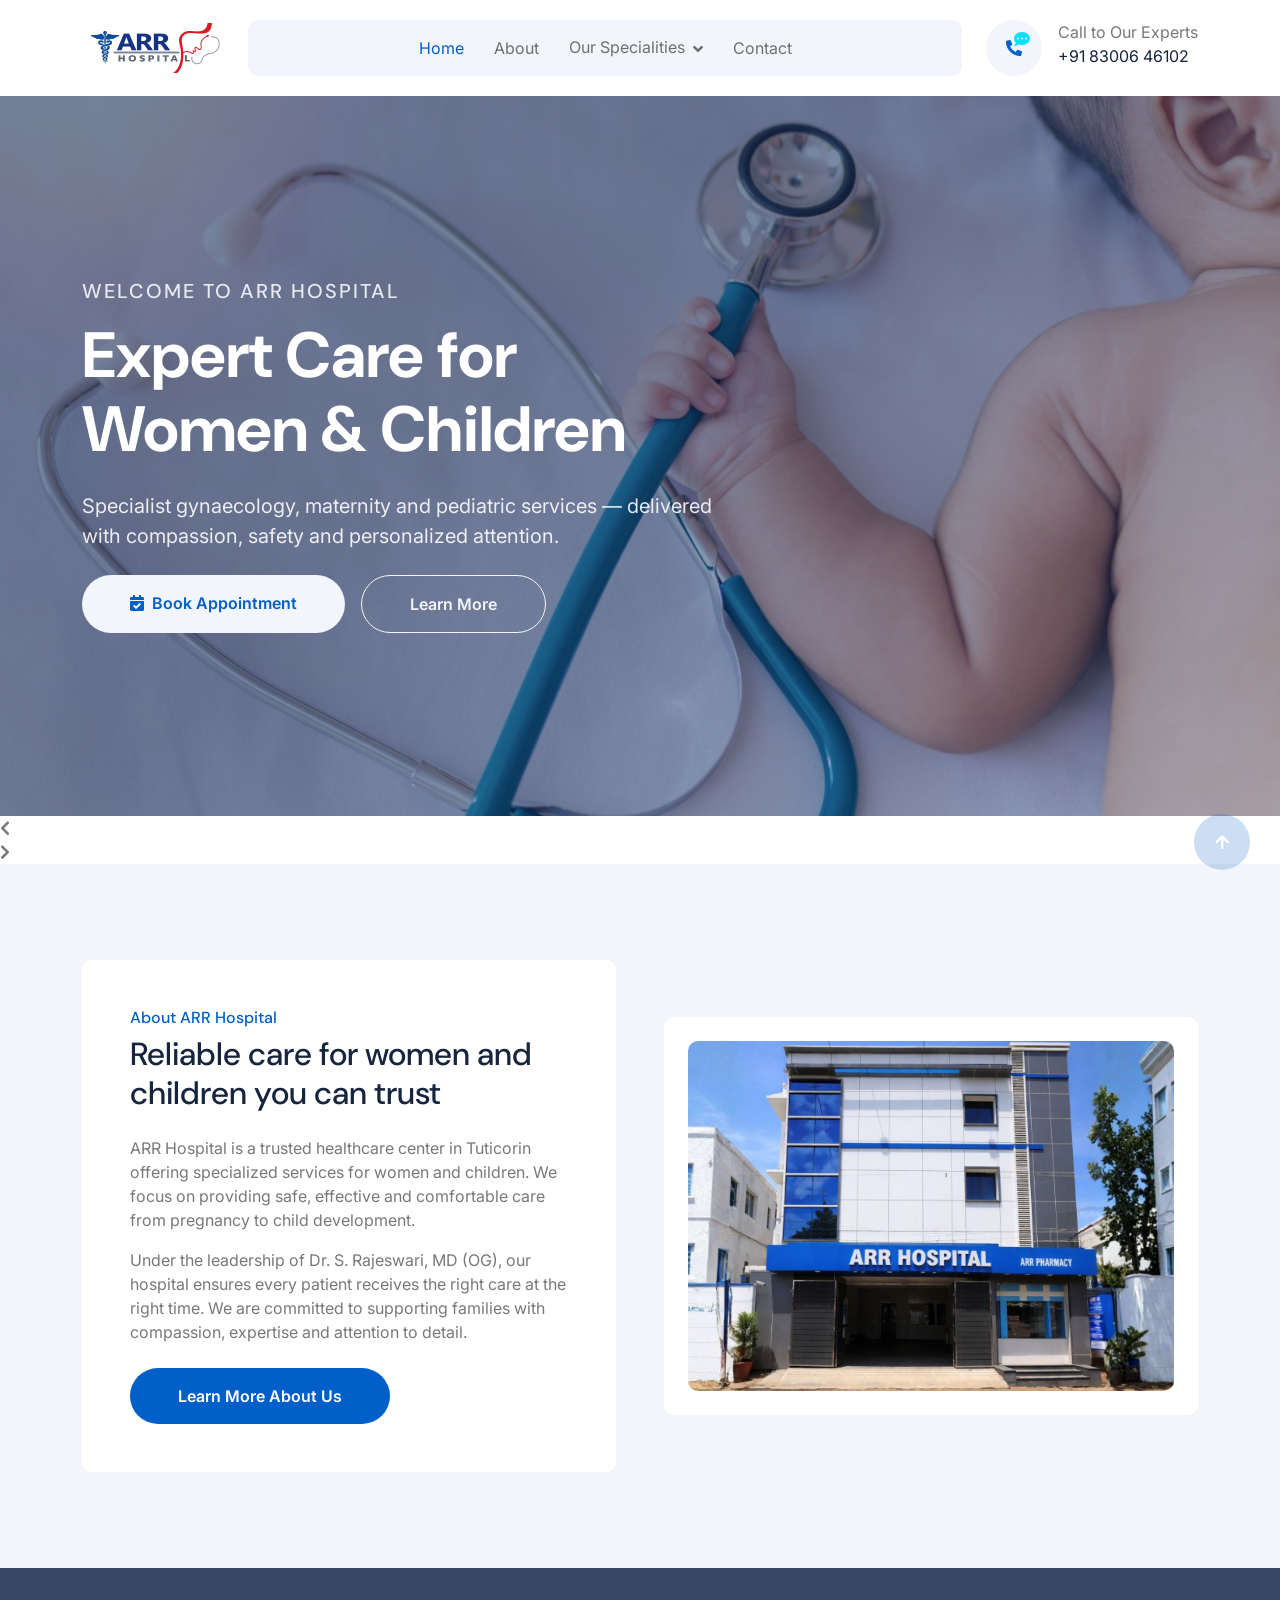
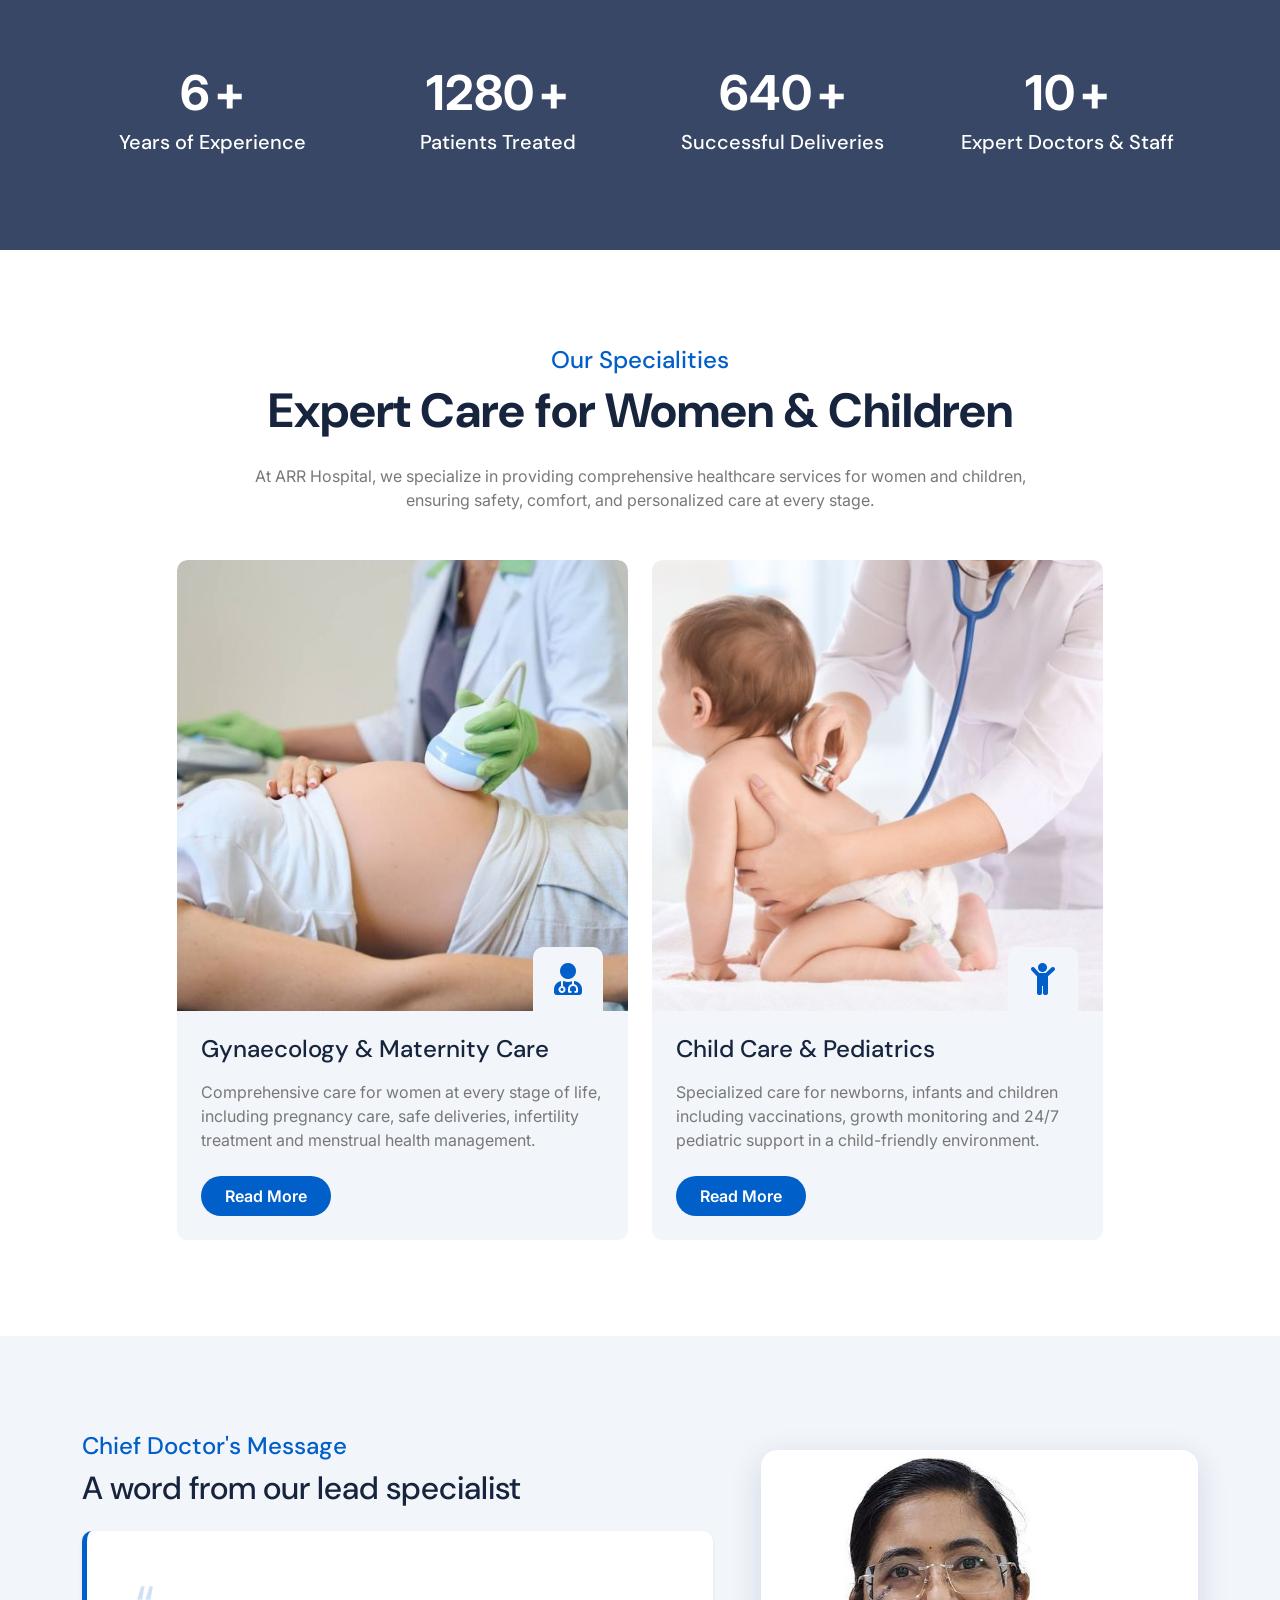
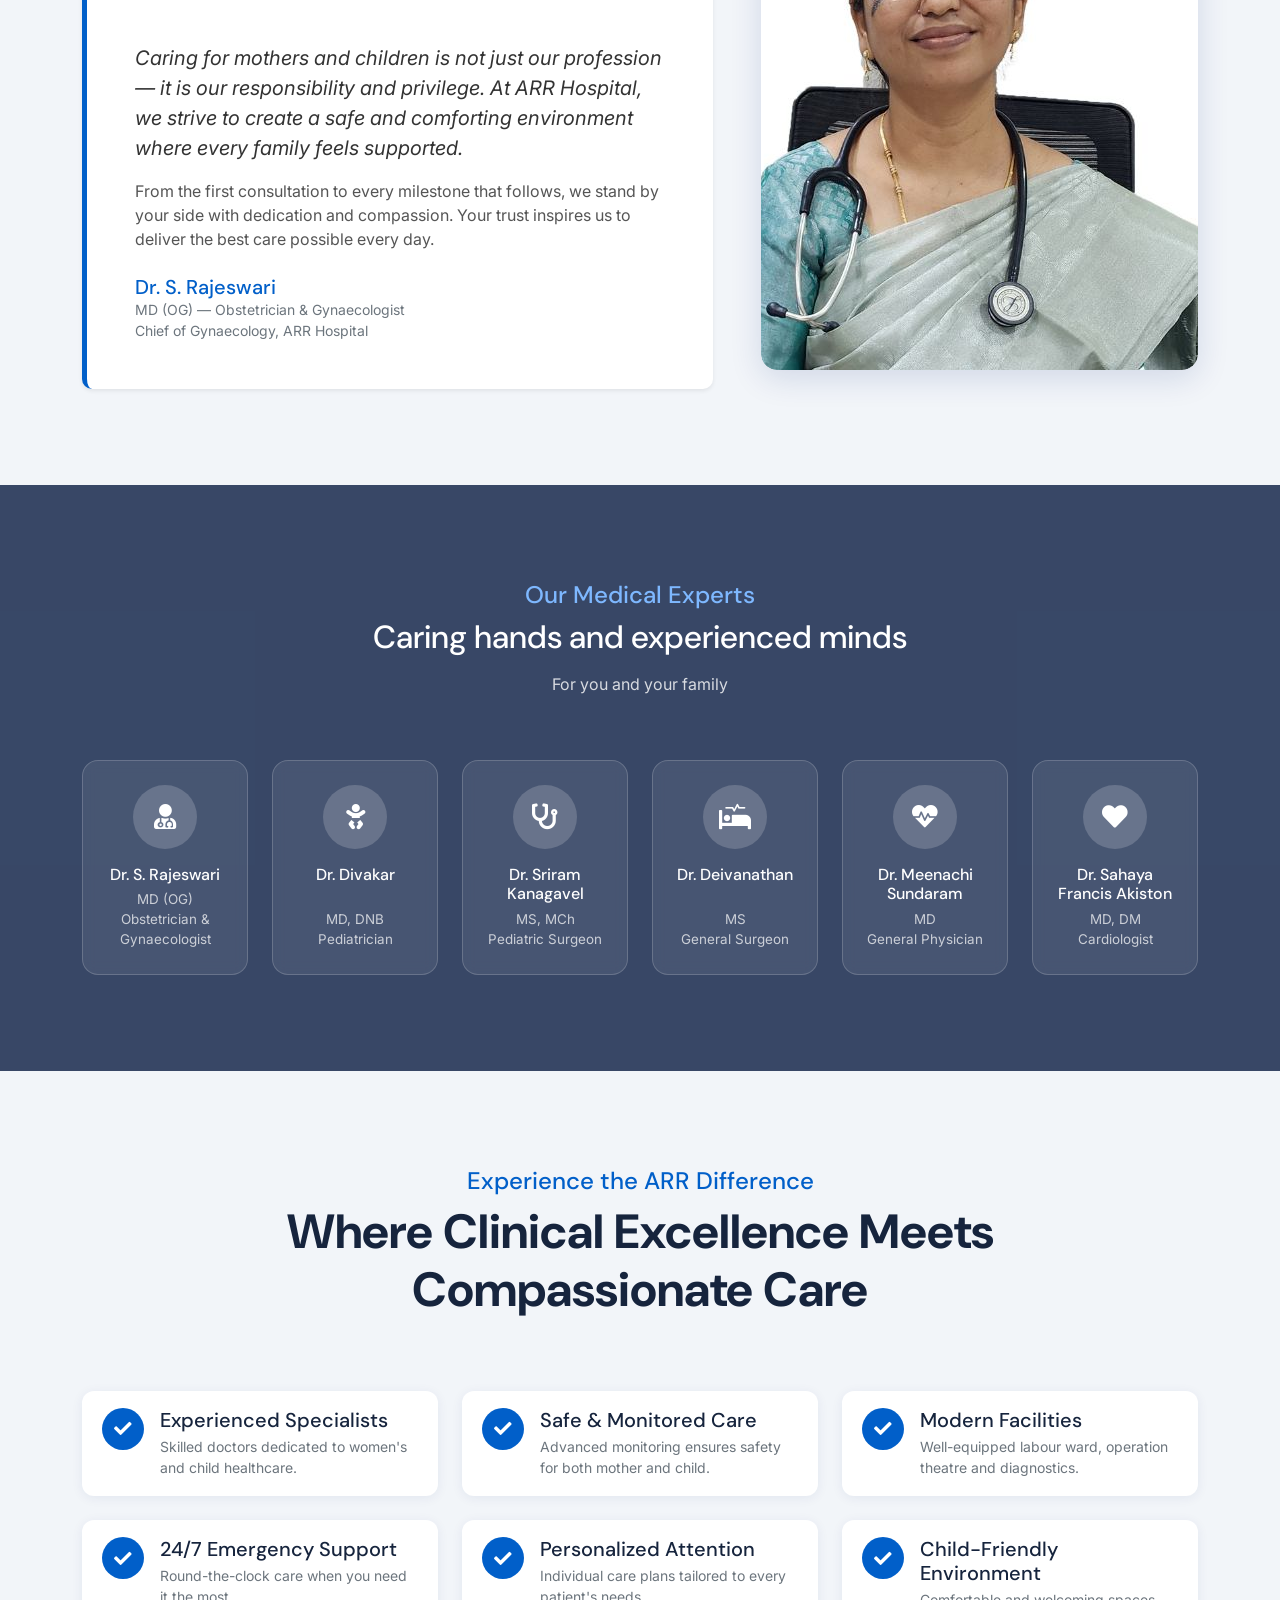
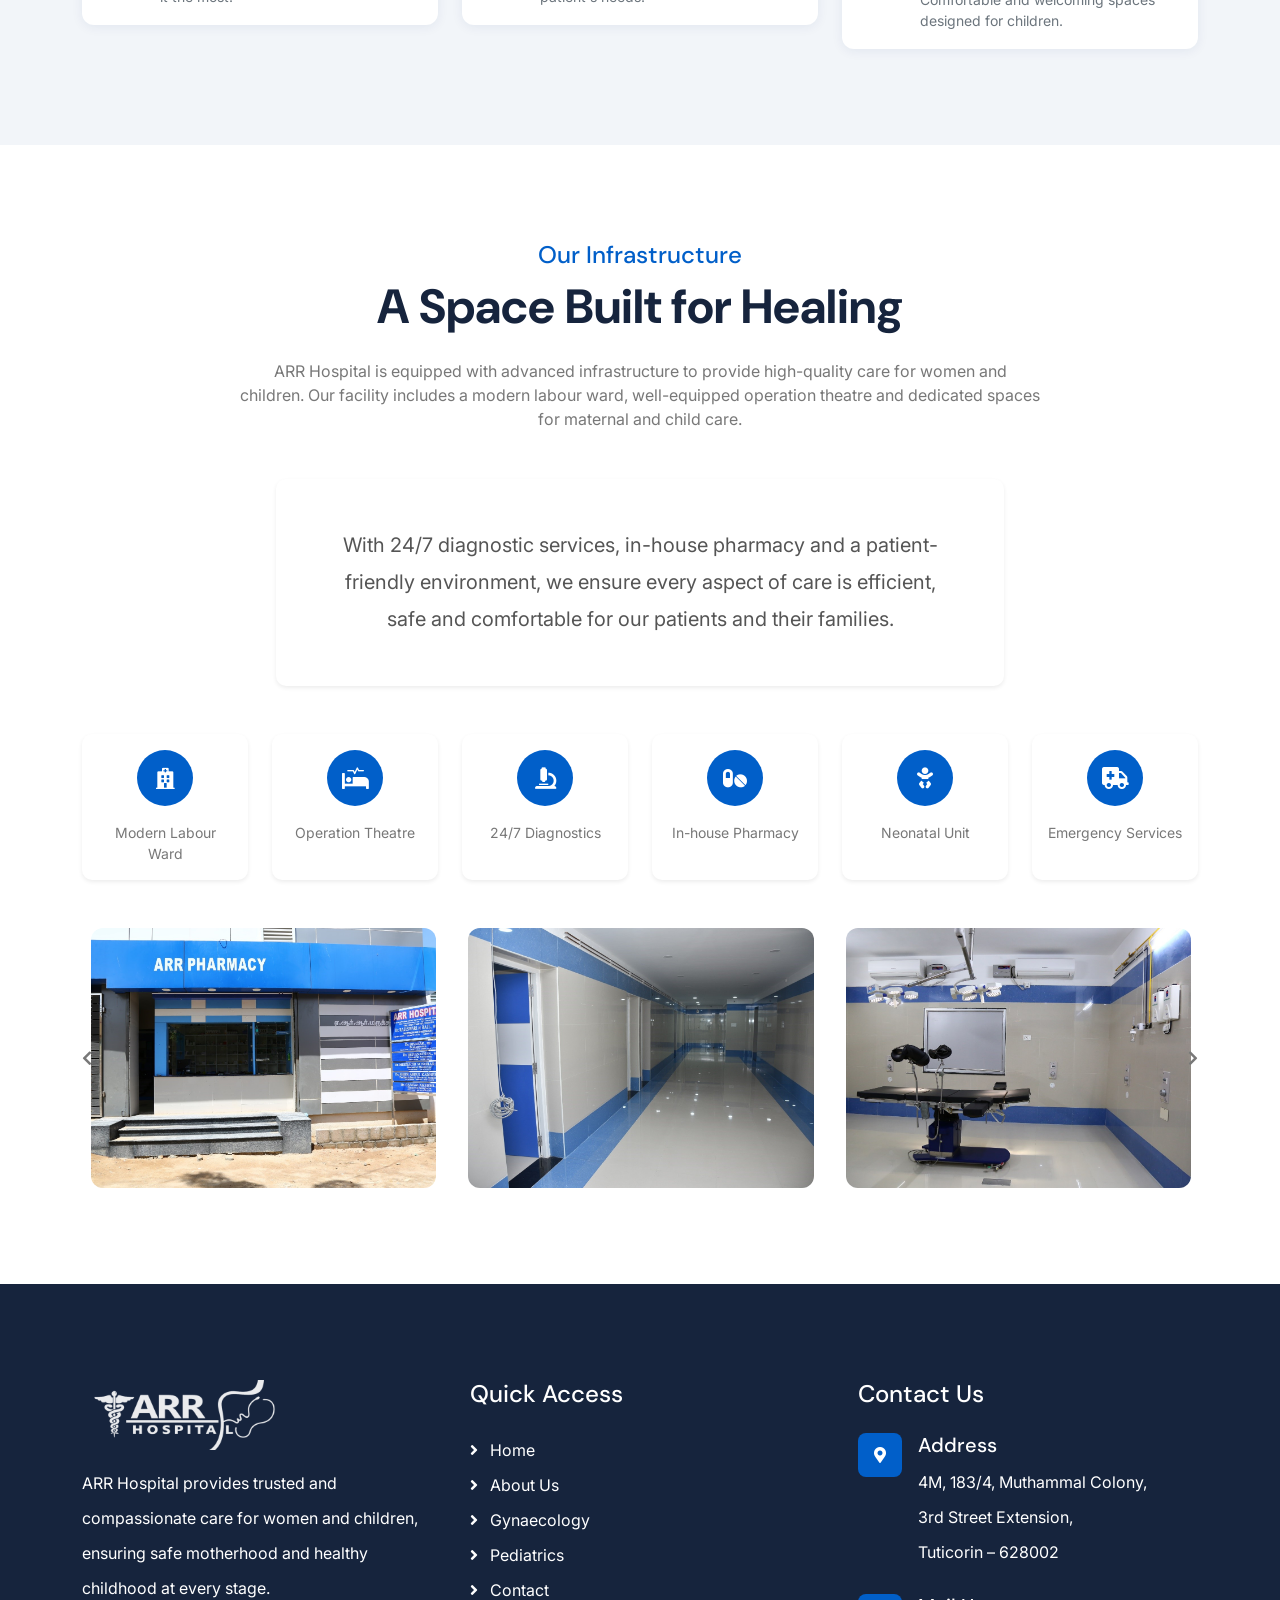
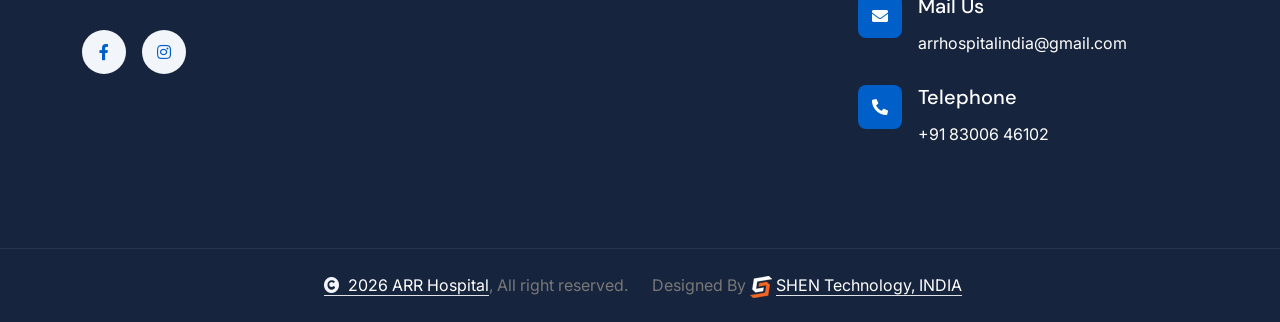
<file: index.html>
<!DOCTYPE html>
<html lang="en">

<head>
    <meta charset="utf-8">
    <title>ARR Hospital – Gynaecology & Pediatric Care, Tuticorin</title>
    <meta content="width=device-width, initial-scale=1.0" name="viewport">
    <meta name="keywords"
        content="ARR Hospital, Gynaecologist in Tuticorin, Child Care Hospital, Maternity Hospital, Pediatrics">
    <meta name="description"
        content="ARR Hospital provides expert care for women and children including pregnancy, delivery and pediatric services in Tuticorin.">

    <!-- Favicon -->
    <link rel="icon" type="image/png" href="img/Arr hospital favicon.png">
    <link rel="apple-touch-icon" href="img/Arr hospital favicon.png">

    <!-- Open Graph Meta Tags -->
    <meta property="og:title" content="ARR Hospital – Gynaecology & Pediatric Care, Tuticorin">
    <meta property="og:description"
        content="ARR Hospital provides expert care for women and children including pregnancy, delivery and pediatric services in Tuticorin. Trusted by families for safe motherhood and healthy childhood.">
    <meta property="og:image" content="img/ARR Hospital - Tuticorin.png">
    <meta property="og:type" content="website">
    <meta property="og:url" content="https://arrhospital.in/">
    <meta property="og:site_name" content="ARR Hospital">

    <!-- Google Web Fonts -->
    <link rel="preconnect" href="https://fonts.googleapis.com">
    <link rel="preconnect" href="https://fonts.gstatic.com" crossorigin>
    <link
        href="https://fonts.googleapis.com/css2?family=DM+Sans:ital,opsz,wght@0,9..40,100..1000;1,9..40,100..1000&family=Inter:slnt,wght@-10..0,100..900&display=swap"
        rel="stylesheet">

    <!-- Icon Font Stylesheet -->
    <link rel="stylesheet" href="https://use.fontawesome.com/releases/v5.15.4/css/all.css" />
    <link href="https://cdn.jsdelivr.net/npm/bootstrap-icons@1.4.1/font/bootstrap-icons.css" rel="stylesheet">

    <!-- Libraries Stylesheet -->
    <link rel="stylesheet" href="lib/animate/animate.min.css" />
    <link href="lib/lightbox/css/lightbox.min.css" rel="stylesheet">
    <link href="lib/owlcarousel/assets/owl.carousel.min.css" rel="stylesheet">

    <!-- Customized Bootstrap Stylesheet -->
    <link href="css/bootstrap.min.css" rel="stylesheet">

    <!-- Template Stylesheet -->
    <link href="css/style.css" rel="stylesheet">

    <style>
        /* ── Hero Image Slider ── */
        .hero-slider {
            position: relative;
            width: 100%;
            overflow: hidden;
        }

        .hero-slide {
            position: relative;
            width: 100%;
            min-height: 720px;
            background-size: cover;
            background-position: center;
            display: flex;
            align-items: center;
        }

        .hero-slide::before {
            content: '';
            position: absolute;
            inset: 0;
            background: linear-gradient(135deg, rgba(0, 30, 80, 0.55) 40%, rgba(0, 80, 160, 0.30) 100%);
            z-index: 1;
        }

        .hero-caption {
            position: relative;
            z-index: 2;
            width: 100%;
        }

        .hero-slider .owl-dots {
            position: absolute;
            bottom: 20px;
            left: 50%;
            transform: translateX(-50%);
            z-index: 10;
        }

        .hero-slider .owl-nav button {
            position: absolute;
            top: 50%;
            transform: translateY(-50%);
            background: rgba(255, 255, 255, 0.18) !important;
            border: 2px solid rgba(255, 255, 255, 0.5) !important;
            color: #fff !important;
            width: 50px;
            height: 50px;
            border-radius: 50%;
            font-size: 20px;
            line-height: 1;
            transition: all 0.3s;
        }

        .hero-slider .owl-nav button:hover {
            background: rgba(255, 255, 255, 0.35) !important;
        }

        .hero-slider .owl-prev {
            left: 20px;
        }

        .hero-slider .owl-next {
            right: 20px;
        }

        /* ── Doctor Message ── */
        .doctor-message-img {
            border-radius: 1rem;
            overflow: hidden;
            box-shadow: 0 8px 32px rgba(0, 40, 120, 0.14);
        }

        .doctor-message-img img {
            width: 100%;
            height: 520px;
            object-fit: cover;
            border-radius: 1rem;
        }

        .quote-icon {
            font-size: 4rem;
            color: var(--bs-primary);
            opacity: 0.15;
            line-height: 1;
        }

        /* ── Doctor Expert Cards ── */
        .doctor-card {
            background: rgba(255, 255, 255, 0.08);
            border: 1px solid rgba(255, 255, 255, 0.18);
            border-radius: 1rem;
            padding: 1.5rem 1.25rem;
            text-align: center;
            backdrop-filter: blur(6px);
            transition: transform 0.3s, background 0.3s;
            display: flex;
            flex-direction: column;
            align-items: center;
            height: 100%;
        }

        .doctor-card:hover {
            transform: translateY(-6px);
            background: rgba(255, 255, 255, 0.15);
        }

        .doctor-card .doctor-icon-wrap {
            width: 64px;
            height: 64px;
            background: rgba(255, 255, 255, 0.18);
            border-radius: 50%;
            display: flex;
            align-items: center;
            justify-content: center;
            margin: 0 auto 1rem;
            font-size: 1.6rem;
            color: #fff;
            flex-shrink: 0;
        }

        .doctor-card h5 {
            color: #fff;
            font-size: 1rem;
            margin-bottom: 0.3rem;
        }

        .doctor-card p {
            color: rgba(255, 255, 255, 0.72);
            font-size: 0.84rem;
            margin-bottom: 0;
            margin-top: auto;
        }

        /* ── ARR Difference ── */
        .diff-item {
            display: flex;
            align-items: flex-start;
            gap: 1rem;
            padding: 1.1rem 1.25rem;
            background: #fff;
            border-radius: 0.75rem;
            box-shadow: 0 2px 12px rgba(0, 40, 120, 0.07);
            transition: transform 0.3s, box-shadow 0.3s;
        }

        .diff-item:hover {
            transform: translateY(-4px);
            box-shadow: 0 8px 24px rgba(0, 40, 120, 0.13);
        }

        .diff-check {
            flex-shrink: 0;
            width: 42px;
            height: 42px;
            border-radius: 50%;
            background: var(--bs-primary);
            color: #fff;
            display: flex;
            align-items: center;
            justify-content: center;
            font-size: 1.1rem;
        }

        /* ── Infrastructure Carousel ── */
        .infra-carousel-wrap {
            position: relative;
        }

        .infra-carousel .owl-item img {
            border-radius: 0.75rem;
            height: 260px;
            object-fit: cover;
        }

        .infra-carousel .owl-nav {
            position: absolute;
            top: 50%;
            left: 0;
            right: 0;
            transform: translateY(-50%);
            display: flex;
            justify-content: space-between;
            pointer-events: none;
            z-index: 5;
        }

        .infra-carousel .owl-nav button {
            background: var(--bs-primary) !important;
            color: #fff !important;
            width: 48px;
            height: 48px;
            border-radius: 50%;
            font-size: 18px;
            transition: all 0.3s;
            pointer-events: all;
            box-shadow: 0 0 0 8px rgba(13, 110, 253, 0.18), 0 4px 16px rgba(0, 40, 120, 0.18);
        }

        .infra-carousel .owl-nav button:hover {
            background: rgba(13, 110, 253, 0.9) !important;
            box-shadow: 0 0 0 10px rgba(13, 110, 253, 0.25), 0 6px 20px rgba(0, 40, 120, 0.22);
            transform: scale(1.08);
        }
    </style>
</head>

<body>

    <!-- Spinner Start -->
    <div id="spinner"
        class="show bg-white position-fixed translate-middle w-100 vh-100 top-50 start-50 d-flex align-items-center justify-content-center">
        <div class="spinner-border text-primary" style="width: 3rem; height: 3rem;" role="status">
            <span class="sr-only">Loading...</span>
        </div>
    </div>
    <!-- Spinner End -->


    <!-- Navbar Start -->
    <div class="container-fluid nav-bar px-0 px-lg-4 py-lg-0">
        <div class="container">
            <nav class="navbar navbar-expand-lg navbar-light">
                <a href="index.html" class="navbar-brand p-0"><img src="img/ARR Hospital - Tuticorin.png"
                        alt="ARR Hospital Logo" class="navbar-logo"></a>
                <button class="navbar-toggler" type="button" data-bs-toggle="collapse" data-bs-target="#navbarCollapse">
                    <span class="fa fa-bars"></span>
                </button>
                <div class="collapse navbar-collapse" id="navbarCollapse">
                    <div class="navbar-nav mx-0 mx-lg-auto">
                        <a href="index.html" class="nav-item nav-link active">Home</a>
                        <a href="about.html" class="nav-item nav-link">About</a>
                        <div class="nav-item dropdown">
                            <a href="#" class="nav-link" data-bs-toggle="dropdown">
                                <span class="dropdown-toggle">Our Specialities</span>
                            </a>
                            <div class="dropdown-menu">
                                <a href="gynaecology.html" class="dropdown-item">Gynaecology</a>
                                <a href="pediatrics.html" class="dropdown-item">Pediatrics</a>
                            </div>
                        </div>
                        <a href="contact.html" class="nav-item nav-link">Contact</a>
                    </div>
                </div>
                <div class="d-none d-xl-flex flex-shrink-0 ps-4">
                    <a href="tel:+918300646102"
                        class="btn btn-light btn-lg-square rounded-circle position-relative wow tada"
                        data-wow-delay=".9s">
                        <i class="fa fa-phone-alt"></i>
                        <div class="position-absolute" style="top: 7px; right: 12px;">
                            <span><i class="fa fa-comment-dots text-secondary"></i></span>
                        </div>
                    </a>
                    <div class="d-flex flex-column ms-3">
                        <span>Call to Our Experts</span>
                        <a href="tel:+918300646102"><span class="text-dark">+91 83006 46102</span></a>
                    </div>
                </div>
            </nav>
        </div>
    </div>
    <!-- Navbar End -->


    <!-- HERO IMAGE SLIDER -->
    <div class="hero-slider owl-carousel" id="heroSlider">

        <!-- Slide 1 -->
        <div class="hero-slide" style="background-image: url('img/slider-1-ARRHospital.jpg');">
            <div class="hero-caption py-5">
                <div class="container">
                    <div class="row align-items-center py-5">
                        <div class="col-lg-7 animated fadeInLeft">
                            <h5 class="text-white text-uppercase fw-semibold mb-3"
                                style="letter-spacing:2px; opacity:0.85;">Welcome to ARR Hospital</h5>
                            <h1 class="display-3 fw-bold text-white mb-4" style="line-height:1.15;">Expert Care
                                for<br>Women & Children</h1>
                            <p class="fs-5 mb-4" style="color:rgba(255,255,255,0.88);">Specialist gynaecology, maternity
                                and pediatric services — delivered with compassion, safety and personalized attention.
                            </p>
                            <div class="d-flex flex-wrap gap-3">
                                <a class="btn btn-light rounded-pill py-3 px-5 fw-semibold" href="contact.html"><i
                                        class="fa fa-calendar-check me-2"></i>Book Appointment</a>
                                <a class="btn btn-outline-light rounded-pill py-3 px-5 fw-semibold"
                                    href="about.html">Learn More</a>
                            </div>
                        </div>
                    </div>
                </div>
            </div>
        </div>

        <!-- Slide 2 -->
        <div class="hero-slide" style="background-image: url('img/slider-2-ARRHospital.jpg');">
            <div class="hero-caption py-5">
                <div class="container">
                    <div class="row align-items-center py-5">
                        <div class="col-lg-7 animated fadeInLeft">
                            <h5 class="text-white text-uppercase fw-semibold mb-3"
                                style="letter-spacing:2px; opacity:0.85;">Gynaecology & Maternity</h5>
                            <h1 class="display-3 fw-bold text-white mb-4" style="line-height:1.15;">Safe
                                Motherhood,<br>Every Step of the Way</h1>
                            <p class="fs-5 mb-4" style="color:rgba(255,255,255,0.88);">From antenatal care to safe
                                deliveries and postnatal support — led by Dr. S. Rajeswari, MD (OG).</p>
                            <div class="d-flex flex-wrap gap-3">
                                <a class="btn btn-light rounded-pill py-3 px-5 fw-semibold" href="gynaecology.html"><i
                                        class="fa fa-info-circle me-2"></i>Our Services</a>
                                <a class="btn btn-outline-light rounded-pill py-3 px-5 fw-semibold"
                                    href="contact.html">Contact Us</a>
                            </div>
                        </div>
                    </div>
                </div>
            </div>
        </div>

        <!-- Slide 3 -->
        <div class="hero-slide" style="background-image: url('img/slider-3-ARRHospital.jpg');">
            <div class="hero-caption py-5">
                <div class="container">
                    <div class="row align-items-center py-5">
                        <div class="col-lg-7 animated fadeInLeft">
                            <h5 class="text-white text-uppercase fw-semibold mb-3"
                                style="letter-spacing:2px; opacity:0.85;">Child Care & Pediatrics</h5>
                            <h1 class="display-3 fw-bold text-white mb-4" style="line-height:1.15;">Growing
                                Healthy,<br>Growing Happy</h1>
                            <p class="fs-5 mb-4" style="color:rgba(255,255,255,0.88);">Dedicated pediatric and neonatal
                                care in a warm, child-friendly environment with round-the-clock support.</p>
                            <div class="d-flex flex-wrap gap-3">
                                <a class="btn btn-light rounded-pill py-3 px-5 fw-semibold" href="pediatrics.html"><i
                                        class="fa fa-info-circle me-2"></i>Pediatrics</a>
                                <a class="btn btn-outline-light rounded-pill py-3 px-5 fw-semibold"
                                    href="contact.html">Contact Us</a>
                            </div>
                        </div>
                    </div>
                </div>
            </div>
        </div>

    </div>
    <!-- Hero Slider End -->


    <!-- ABOUT US SECTION -->
    <div class="container-fluid bg-light about py-5">
        <div class="container py-5">
            <div class="row g-5 align-items-center">
                <div class="col-xl-6 wow fadeInLeft" data-wow-delay="0.2s">
                    <div class="about-item-content bg-white rounded p-5 h-100">
                        <h6 class="text-primary">About ARR Hospital</h6>
                        <h2 class="mb-4">Reliable care for women and children you can trust</h2>
                        <p>ARR Hospital is a trusted healthcare center in Tuticorin offering specialized services for
                            women and children. We focus on providing safe, effective and comfortable care from
                            pregnancy to child development.</p>
                        <p>Under the leadership of Dr. S. Rajeswari, MD (OG), our hospital ensures every patient
                            receives the right care at the right time. We are committed to supporting families with
                            compassion, expertise and attention to detail.</p>
                        <a class="btn btn-primary rounded-pill py-3 px-5 mt-2" href="about.html">Learn More About Us</a>
                    </div>
                </div>
                <div class="col-xl-6 wow fadeInRight" data-wow-delay="0.2s">
                    <div class="bg-white rounded p-4 h-100 d-flex align-items-center">
                        <img src="img/Arr Hospital Entrance.jpeg" class="img-fluid rounded w-100" alt="ARR Hospital">
                    </div>
                </div>
            </div>
        </div>
    </div>
    <!-- About End -->


    <!-- COUNTER / STATS SECTION -->
    <div class="container-fluid py-5"
        style="position:relative; background: url('img/Picture 4.jpeg') center center / cover no-repeat fixed;">
        <div style="position:absolute; inset:0; background:rgba(0,20,60,0.78); z-index:0;"></div>
        <div style="position:relative; z-index:1;">
            <div class="container py-4">
                <div class="row g-4 justify-content-center text-center">
                    <div class="col-6 col-md-3 wow fadeInUp" data-wow-delay="0.1s">
                        <div class="p-4">
                            <div class="counter-counting mb-2">
                                <span class="text-white display-5 fw-bold" data-toggle="counter-up">10</span>
                                <span class="display-5 fw-bold text-white">+</span>
                            </div>
                            <h5 class="text-white mb-0">Years of Experience</h5>
                        </div>
                    </div>
                    <div class="col-6 col-md-3 wow fadeInUp" data-wow-delay="0.2s">
                        <div class="p-4">
                            <div class="counter-counting mb-2">
                                <span class="text-white display-5 fw-bold" data-toggle="counter-up">2000</span>
                                <span class="display-5 fw-bold text-white">+</span>
                            </div>
                            <h5 class="text-white mb-0">Patients Treated</h5>
                        </div>
                    </div>
                    <div class="col-6 col-md-3 wow fadeInUp" data-wow-delay="0.3s">
                        <div class="p-4">
                            <div class="counter-counting mb-2">
                                <span class="text-white display-5 fw-bold" data-toggle="counter-up">1000</span>
                                <span class="display-5 fw-bold text-white">+</span>
                            </div>
                            <h5 class="text-white mb-0">Successful Deliveries</h5>
                        </div>
                    </div>
                    <div class="col-6 col-md-3 wow fadeInUp" data-wow-delay="0.4s">
                        <div class="p-4">
                            <div class="counter-counting mb-2">
                                <span class="text-white display-5 fw-bold" data-toggle="counter-up">15</span>
                                <span class="display-5 fw-bold text-white">+</span>
                            </div>
                            <h5 class="text-white mb-0">Expert Doctors & Staff</h5>
                        </div>
                    </div>
                </div>
            </div>
        </div>
    </div>
    <!-- Counter Section End -->


    <!-- OUR SPECIALITIES SECTION -->
    <div class="container-fluid service py-5">
        <div class="container py-5">
            <div class="text-center mx-auto pb-5 wow fadeInUp" data-wow-delay="0.2s" style="max-width: 800px;">
                <h4 class="text-primary">Our Specialities</h4>
                <h1 class="display-5 mb-4">Expert Care for Women & Children</h1>
                <p class="mb-0">At ARR Hospital, we specialize in providing comprehensive healthcare services for women
                    and children, ensuring safety, comfort, and personalized care at every stage.</p>
            </div>
            <div class="row g-4 justify-content-center">

                <!-- Gynaecology -->
                <div class="col-md-6 col-lg-6 col-xl-5 wow fadeInUp" data-wow-delay="0.2s">
                    <div class="service-item">
                        <div class="service-img">
                            <img src="img/gynaecology.jpeg" class="img-fluid rounded-top w-100" alt="Gynaecology">
                            <div class="service-icon p-3">
                                <i class="fa fa-user-md fa-2x"></i>
                            </div>
                        </div>
                        <div class="service-content p-4">
                            <div class="service-content-inner">
                                <a href="gynaecology.html" class="d-inline-block h4 mb-3">Gynaecology & Maternity
                                    Care</a>
                                <p class="mb-4">Comprehensive care for women at every stage of life, including pregnancy
                                    care, safe deliveries, infertility treatment and menstrual health management.</p>
                                <a class="btn btn-primary rounded-pill py-2 px-4" href="gynaecology.html">Read More</a>
                            </div>
                        </div>
                    </div>
                </div>

                <!-- Pediatrics -->
                <div class="col-md-6 col-lg-6 col-xl-5 wow fadeInUp" data-wow-delay="0.4s">
                    <div class="service-item">
                        <div class="service-img">
                            <img src="img/pediatrics.jpeg" class="img-fluid rounded-top w-100" alt="Pediatrics">
                            <div class="service-icon p-3">
                                <i class="fa fa-child fa-2x"></i>
                            </div>
                        </div>
                        <div class="service-content p-4">
                            <div class="service-content-inner">
                                <a href="pediatrics.html" class="d-inline-block h4 mb-3">Child Care & Pediatrics</a>
                                <p class="mb-4">Specialized care for newborns, infants and children including
                                    vaccinations, growth monitoring and 24/7 pediatric support in a child-friendly
                                    environment.</p>
                                <a class="btn btn-primary rounded-pill py-2 px-4" href="pediatrics.html">Read More</a>
                            </div>
                        </div>
                    </div>
                </div>

            </div>
        </div>
    </div>
    <!-- Specialities End -->


    <!-- CHIEF DOCTOR'S MESSAGE -->
    <div class="container-fluid bg-light py-5">
        <div class="container py-5">
            <div class="row g-5 align-items-center">

                <!-- Message -->
                <div class="col-lg-7 wow fadeInLeft" data-wow-delay="0.2s">
                    <h4 class="text-primary">Chief Doctor's Message</h4>
                    <h2 class="mb-4">A word from our lead specialist</h2>
                    <div class="bg-white rounded p-4 p-lg-5 shadow-sm"
                        style="border-left: 5px solid var(--bs-primary);">
                        <span class="quote-icon d-block mb-2"
                            style="font-size:3.5rem; color:var(--bs-primary); opacity:0.18; line-height:1;">&#8220;</span>
                        <p class="fs-5 mb-3" style="font-style:italic; color:#333;">
                            Caring for mothers and children is not just our profession — it is our responsibility and
                            privilege. At ARR Hospital, we strive to create a safe and comforting environment where
                            every family feels supported.
                        </p>
                        <p class="mb-4" style="color:#555;">
                            From the first consultation to every milestone that follows, we stand by your side with
                            dedication and compassion. Your trust inspires us to deliver the best care possible every
                            day.
                        </p>
                        <div class="d-flex align-items-center">
                            <div>
                                <h5 class="mb-0 text-primary">Dr. S. Rajeswari</h5>
                                <p class="mb-0 text-muted small">MD (OG) — Obstetrician & Gynaecologist</p>
                                <p class="mb-0 text-muted small">Chief of Gynaecology, ARR Hospital</p>
                            </div>
                        </div>
                    </div>
                </div>

                <!-- Doctor Photo -->
                <div class="col-lg-5 wow fadeInRight" data-wow-delay="0.3s">
                    <div class="doctor-message-img">
                        <img src="img/Dr. Rajeshwari.jpg" alt="Dr. S. Rajeswari – Chief Gynaecologist, ARR Hospital">
                    </div>
                </div>

            </div>
        </div>
    </div>
    <!-- Chief Doctor's Message End -->


    <!-- OUR MEDICAL EXPERTS -->
    <div class="container-fluid py-5"
        style="position:relative; background: url('img/Picture 3.jpeg') center center / cover no-repeat fixed;">
        <!-- overlay -->
        <div style="position:absolute; inset:0; background:rgba(0,20,60,0.78); z-index:0;"></div>
        <div style="position:relative; z-index:1;">
            <div class="container py-5">

                <div class="text-center mx-auto pb-5 wow fadeInUp" data-wow-delay="0.2s" style="max-width:700px;">
                    <h4 style="color:#7eb8ff;">Our Medical Experts</h4>
                    <h2 class="text-white mb-3">Caring hands and experienced minds</h2>
                    <p class="text-white" style="opacity:0.80;">For you and your family</p>
                </div>

                <div class="row g-4 justify-content-center">

                    <div class="col-6 col-md-4 col-lg-2 wow fadeInUp" data-wow-delay="0.1s">
                        <div class="doctor-card">
                            <div class="doctor-icon-wrap"><i class="fa fa-user-md"></i></div>
                            <h5>Dr. S. Rajeswari</h5>
                            <p>MD (OG)<br>Obstetrician & Gynaecologist</p>
                        </div>
                    </div>

                    <div class="col-6 col-md-4 col-lg-2 wow fadeInUp" data-wow-delay="0.2s">
                        <div class="doctor-card">
                            <div class="doctor-icon-wrap"><i class="fa fa-baby"></i></div>
                            <h5>Dr. Divakar</h5>
                            <p>MD, DNB<br>Pediatrician</p>
                        </div>
                    </div>

                    <div class="col-6 col-md-4 col-lg-2 wow fadeInUp" data-wow-delay="0.3s">
                        <div class="doctor-card">
                            <div class="doctor-icon-wrap"><i class="fa fa-stethoscope"></i></div>
                            <h5>Dr. Sriram Kanagavel</h5>
                            <p>MS, MCh<br>Pediatric Surgeon</p>
                        </div>
                    </div>

                    <div class="col-6 col-md-4 col-lg-2 wow fadeInUp" data-wow-delay="0.4s">
                        <div class="doctor-card">
                            <div class="doctor-icon-wrap"><i class="fa fa-procedures"></i></div>
                            <h5>Dr. Deivanathan</h5>
                            <p>MS<br>General Surgeon</p>
                        </div>
                    </div>

                    <div class="col-6 col-md-4 col-lg-2 wow fadeInUp" data-wow-delay="0.5s">
                        <div class="doctor-card">
                            <div class="doctor-icon-wrap"><i class="fa fa-heartbeat"></i></div>
                            <h5>Dr. Meenachi Sundaram</h5>
                            <p>MD<br>General Physician</p>
                        </div>
                    </div>

                    <div class="col-6 col-md-4 col-lg-2 wow fadeInUp" data-wow-delay="0.6s">
                        <div class="doctor-card">
                            <div class="doctor-icon-wrap"><i class="fa fa-heart"></i></div>
                            <h5>Dr. Sahaya Francis Akiston</h5>
                            <p>MD, DM<br>Cardiologist</p>
                        </div>
                    </div>

                </div>
            </div>
        </div>
    </div>
    <!-- Our Medical Experts End -->


    <!-- EXPERIENCE THE ARR DIFFERENCE -->
    <div class="container-fluid bg-light py-5">
        <div class="container py-5">
            <div class="text-center mx-auto pb-5 wow fadeInUp" data-wow-delay="0.2s" style="max-width:800px;">
                <h4 class="text-primary">Experience the ARR Difference</h4>
                <h2 class="display-5 mb-4">Where Clinical Excellence Meets Compassionate Care</h2>
            </div>
            <div class="row g-4">

                <div class="col-md-6 col-lg-4 wow fadeInUp" data-wow-delay="0.1s">
                    <div class="diff-item">
                        <div class="diff-check"><i class="fa fa-check"></i></div>
                        <div>
                            <h5 class="mb-1">Experienced Specialists</h5>
                            <p class="mb-0 text-muted small">Skilled doctors dedicated to women's and child healthcare.
                            </p>
                        </div>
                    </div>
                </div>

                <div class="col-md-6 col-lg-4 wow fadeInUp" data-wow-delay="0.2s">
                    <div class="diff-item">
                        <div class="diff-check"><i class="fa fa-check"></i></div>
                        <div>
                            <h5 class="mb-1">Safe & Monitored Care</h5>
                            <p class="mb-0 text-muted small">Advanced monitoring ensures safety for both mother and
                                child.</p>
                        </div>
                    </div>
                </div>

                <div class="col-md-6 col-lg-4 wow fadeInUp" data-wow-delay="0.3s">
                    <div class="diff-item">
                        <div class="diff-check"><i class="fa fa-check"></i></div>
                        <div>
                            <h5 class="mb-1">Modern Facilities</h5>
                            <p class="mb-0 text-muted small">Well-equipped labour ward, operation theatre and
                                diagnostics.</p>
                        </div>
                    </div>
                </div>

                <div class="col-md-6 col-lg-4 wow fadeInUp" data-wow-delay="0.4s">
                    <div class="diff-item">
                        <div class="diff-check"><i class="fa fa-check"></i></div>
                        <div>
                            <h5 class="mb-1">24/7 Emergency Support</h5>
                            <p class="mb-0 text-muted small">Round-the-clock care when you need it the most.</p>
                        </div>
                    </div>
                </div>

                <div class="col-md-6 col-lg-4 wow fadeInUp" data-wow-delay="0.5s">
                    <div class="diff-item">
                        <div class="diff-check"><i class="fa fa-check"></i></div>
                        <div>
                            <h5 class="mb-1">Personalized Attention</h5>
                            <p class="mb-0 text-muted small">Individual care plans tailored to every patient's needs.
                            </p>
                        </div>
                    </div>
                </div>

                <div class="col-md-6 col-lg-4 wow fadeInUp" data-wow-delay="0.6s">
                    <div class="diff-item">
                        <div class="diff-check"><i class="fa fa-check"></i></div>
                        <div>
                            <h5 class="mb-1">Child-Friendly Environment</h5>
                            <p class="mb-0 text-muted small">Comfortable and welcoming spaces designed for children.</p>
                        </div>
                    </div>
                </div>

            </div>
        </div>
    </div>
    <!-- ARR Difference End -->


    <!-- OUR INFRASTRUCTURE -->
    <div class="container-fluid service py-5">
        <div class="container py-5">

            <!-- Section Header -->
            <div class="text-center mx-auto pb-5 wow fadeInUp" data-wow-delay="0.2s" style="max-width:800px;">
                <h4 class="text-primary">Our Infrastructure</h4>
                <h2 class="display-5 mb-4">A Space Built for Healing</h2>
                <p class="mb-0">
                    ARR Hospital is equipped with advanced infrastructure to provide high-quality care for women and
                    children. Our facility includes a modern labour ward, well-equipped operation theatre and dedicated
                    spaces for maternal and child care.
                </p>
            </div>

            <!-- Infrastructure Description Row -->
            <div class="row g-5 align-items-center mb-5 wow fadeInUp" data-wow-delay="0.3s">
                <div class="col-lg-8 mx-auto">
                    <div class="bg-white rounded p-4 p-lg-5 shadow-sm text-center">
                        <p class="fs-5 mb-0" style="color:#555; line-height:1.85;">
                            With 24/7 diagnostic services, in-house pharmacy and a patient-friendly environment, we
                            ensure every aspect of care is efficient, safe and comfortable for our patients and their
                            families.
                        </p>
                    </div>
                </div>
            </div>

            <!-- Infrastructure Feature Icons -->
            <div class="row g-4 justify-content-center mb-5">
                <div class="col-6 col-md-4 col-lg-2 text-center wow fadeInUp" data-wow-delay="0.1s">
                    <div class="bg-white rounded p-3 shadow-sm h-100">
                        <div class="mx-auto mb-3 d-flex align-items-center justify-content-center rounded-circle bg-primary text-white"
                            style="width:56px;height:56px;">
                            <i class="fa fa-hospital fa-lg"></i>
                        </div>
                        <p class="mb-0 small fw-semibold">Modern Labour Ward</p>
                    </div>
                </div>
                <div class="col-6 col-md-4 col-lg-2 text-center wow fadeInUp" data-wow-delay="0.2s">
                    <div class="bg-white rounded p-3 shadow-sm h-100">
                        <div class="mx-auto mb-3 d-flex align-items-center justify-content-center rounded-circle bg-primary text-white"
                            style="width:56px;height:56px;">
                            <i class="fa fa-procedures fa-lg"></i>
                        </div>
                        <p class="mb-0 small fw-semibold">Operation Theatre</p>
                    </div>
                </div>
                <div class="col-6 col-md-4 col-lg-2 text-center wow fadeInUp" data-wow-delay="0.3s">
                    <div class="bg-white rounded p-3 shadow-sm h-100">
                        <div class="mx-auto mb-3 d-flex align-items-center justify-content-center rounded-circle bg-primary text-white"
                            style="width:56px;height:56px;">
                            <i class="fa fa-microscope fa-lg"></i>
                        </div>
                        <p class="mb-0 small fw-semibold">24/7 Diagnostics</p>
                    </div>
                </div>
                <div class="col-6 col-md-4 col-lg-2 text-center wow fadeInUp" data-wow-delay="0.4s">
                    <div class="bg-white rounded p-3 shadow-sm h-100">
                        <div class="mx-auto mb-3 d-flex align-items-center justify-content-center rounded-circle bg-primary text-white"
                            style="width:56px;height:56px;">
                            <i class="fa fa-pills fa-lg"></i>
                        </div>
                        <p class="mb-0 small fw-semibold">In-house Pharmacy</p>
                    </div>
                </div>
                <div class="col-6 col-md-4 col-lg-2 text-center wow fadeInUp" data-wow-delay="0.5s">
                    <div class="bg-white rounded p-3 shadow-sm h-100">
                        <div class="mx-auto mb-3 d-flex align-items-center justify-content-center rounded-circle bg-primary text-white"
                            style="width:56px;height:56px;">
                            <i class="fa fa-baby fa-lg"></i>
                        </div>
                        <p class="mb-0 small fw-semibold">Neonatal Unit</p>
                    </div>
                </div>
                <div class="col-6 col-md-4 col-lg-2 text-center wow fadeInUp" data-wow-delay="0.6s">
                    <div class="bg-white rounded p-3 shadow-sm h-100">
                        <div class="mx-auto mb-3 d-flex align-items-center justify-content-center rounded-circle bg-primary text-white"
                            style="width:56px;height:56px;">
                            <i class="fa fa-ambulance fa-lg"></i>
                        </div>
                        <p class="mb-0 small fw-semibold">Emergency Services</p>
                    </div>
                </div>
            </div>

            <!-- Infrastructure Image Carousel -->
            <div class="infra-carousel-wrap wow fadeInUp" data-wow-delay="0.3s">
                <div class="infra-carousel owl-carousel">
                    <div class="px-2">
                        <img src="img/Picture 1.jpeg" class="img-fluid w-100" alt="ARR Hospital Infrastructure">
                    </div>
                    <div class="px-2">
                        <img src="img/Picture 2.jpeg" class="img-fluid w-100" alt="ARR Hospital Labour Ward">
                    </div>
                    <div class="px-2">
                        <img src="img/Picture 3.jpeg" class="img-fluid w-100" alt="ARR Hospital Operation Theatre">
                    </div>
                    <div class="px-2">
                        <img src="img/Picture 4.jpeg" class="img-fluid w-100" alt="ARR Hospital Patient Area">
                    </div>
                    <div class="px-2">
                        <img src="img/Picture 5.jpeg" class="img-fluid w-100" alt="ARR Hospital Facilities">
                    </div>
                </div>
            </div>

        </div>
    </div>
    <!-- Infrastructure End -->


    <!-- FOOTER -->
    <div class="container-fluid footer py-5 wow fadeIn" data-wow-delay="0.2s">
        <div class="container py-5">
            <div class="row g-5">
                <!-- Column 1: About -->
                <div class="col-md-6 col-lg-4">
                    <div class="footer-item">
                        <a href="index.html" class="p-0 d-inline-block mb-3"><img src="img/ARR Hospital - Tuticorin.png"
                                alt="ARR Hospital Logo" class="footer-logo"></a>
                        <p class="text-white mb-4">
                            ARR Hospital provides trusted and compassionate care for women and children, ensuring safe
                            motherhood and healthy childhood at every stage.
                        </p>
                        <div class="footer-btn d-flex">
                            <a class="btn btn-md-square rounded-circle me-3" href="https://www.facebook.com/p/ARR-Hospital-100064145854622/"><i
                                    class="fab fa-facebook-f"></i></a>

                            <a class="btn btn-md-square rounded-circle me-3" href="https://instagram.com/#arrhospital"><i
                                    class="fab fa-instagram"></i></a>

                        </div>
                    </div>
                </div>
                <!-- Column 2: Quick Links -->
                <div class="col-md-6 col-lg-4">
                    <div class="footer-item">
                        <h4 class="text-white mb-4">Quick Access</h4>
                        <a href="index.html"><i class="fas fa-angle-right me-2"></i> Home</a>
                        <a href="about.html"><i class="fas fa-angle-right me-2"></i> About Us</a>
                        <a href="gynaecology.html"><i class="fas fa-angle-right me-2"></i> Gynaecology</a>
                        <a href="pediatrics.html"><i class="fas fa-angle-right me-2"></i> Pediatrics</a>
                        <a href="contact.html"><i class="fas fa-angle-right me-2"></i> Contact</a>
                    </div>
                </div>
                <!-- Column 3: Contact -->
                <div class="col-md-6 col-lg-4">
                    <div class="footer-item">
                        <h4 class="text-white mb-4">Contact Us</h4>
                        <div class="d-flex mb-4">
                            <div class="footer-contact-icon bg-primary text-white me-3 flex-shrink-0">
                                <i class="fas fa-map-marker-alt"></i>
                            </div>
                            <div>
                                <h5 class="text-white">Address</h5>
                                <p class="mb-0">4M, 183/4, Muthammal Colony,<br>3rd Street Extension,<br>Tuticorin –
                                    628002</p>
                            </div>
                        </div>
                        <div class="d-flex mb-4">
                            <div class="footer-contact-icon bg-primary text-white me-3 flex-shrink-0">
                                <i class="fas fa-envelope"></i>
                            </div>
                            <div>
                                <h5 class="text-white">Mail Us</h5>
                                <p class="mb-0">arrhospitalindia@gmail.com</p>
                            </div>
                        </div>
                        <div class="d-flex">
                            <div class="footer-contact-icon bg-primary text-white me-3 flex-shrink-0">
                                <i class="fa fa-phone-alt"></i>
                            </div>
                            <div>
                                <h5 class="text-white">Telephone</h5>
                                <p class="mb-0">+91 83006 46102</p>
                            </div>
                        </div>
                    </div>
                </div>
            </div>
        </div>
    </div>
    <!-- Footer End -->

    <!-- Copyright Start -->
    <div class="container-fluid copyright py-4">
        <div class="container">
            <div class="row g-4 align-items-center">
                <div class="col-md-6 text-center text-md-end mb-md-0">
                    <span class="text-body"><a href="#" class="border-bottom text-white"><i
                                class="fas fa-copyright text-light me-2"></i>2026 ARR Hospital</a>, All right
                        reserved.</span>
                </div>
                <div class="col-md-6 text-center text-md-start text-body">
                    Designed By <img src="img/shen-admin-bar-logo.png"> <a class="border-bottom text-white"
                        href="https://shentechnology.com/">SHEN Technology, INDIA</a>
                </div>
            </div>
        </div>
    </div>
    <!-- Copyright End -->

    <!-- Back to Top -->
    <a href="#" class="btn btn-primary btn-lg-square rounded-circle back-to-top"><i class="fa fa-arrow-up"></i></a>


    <!-- JavaScript Libraries -->
    <script src="https://ajax.googleapis.com/ajax/libs/jquery/3.6.4/jquery.min.js"></script>
    <script src="https://cdn.jsdelivr.net/npm/bootstrap@5.0.0/dist/js/bootstrap.bundle.min.js"></script>
    <script src="lib/wow/wow.min.js"></script>
    <script src="lib/easing/easing.min.js"></script>
    <script src="lib/waypoints/waypoints.min.js"></script>
    <script src="lib/counterup/counterup.min.js"></script>
    <script src="lib/lightbox/js/lightbox.min.js"></script>
    <script src="lib/owlcarousel/owl.carousel.min.js"></script>

    <!-- Template Javascript -->
    <script src="js/main.js"></script>

    <!-- Hero Slider & Infrastructure Carousel Init -->
    <script>
        $(document).ready(function () {
            // Hero Image Slider
            $('#heroSlider').owlCarousel({
                loop: true,
                margin: 0,
                nav: true,
                dots: true,
                autoplay: true,
                autoplayTimeout: 5000,
                autoplayHoverPause: false,
                smartSpeed: 800,
                animateOut: 'fadeOut',
                animateIn: 'fadeIn',
                navText: ['<i class="fa fa-chevron-left"></i>', '<i class="fa fa-chevron-right"></i>'],
                responsive: {
                    0: { items: 1 },
                    768: { items: 1 },
                    1024: { items: 1 }
                }
            });

            // Infrastructure Carousel — 3 desktop, 3 tablet, 2 mobile
            $('.infra-carousel').owlCarousel({
                loop: true,
                margin: 16,
                nav: true,
                dots: false,
                autoplay: true,
                autoplayTimeout: 3500,
                autoplayHoverPause: true,
                smartSpeed: 600,
                navText: ['<i class="fa fa-chevron-left"></i>', '<i class="fa fa-chevron-right"></i>'],
                responsive: {
                    0: { items: 2 },
                    768: { items: 3 },
                    992: { items: 3 }
                }
            });
        });
    </script>

</body>

</html>
</file>
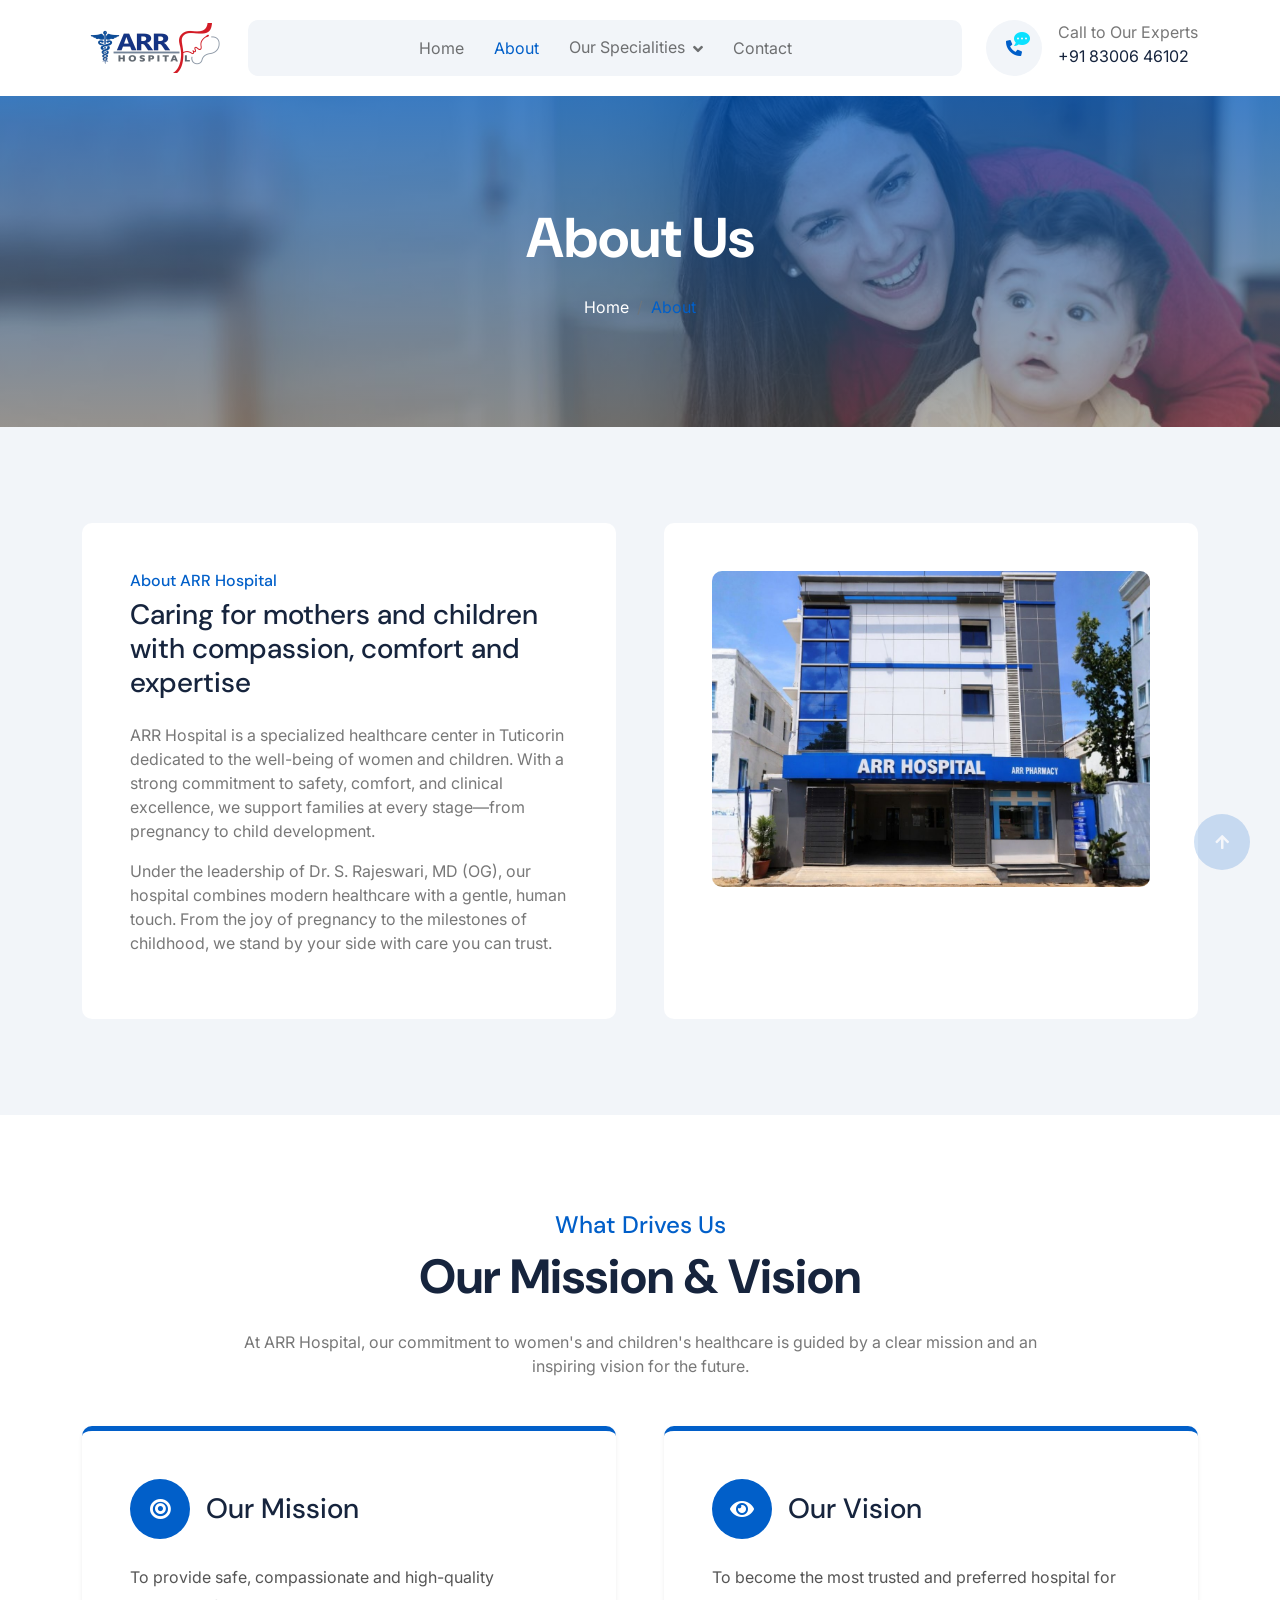
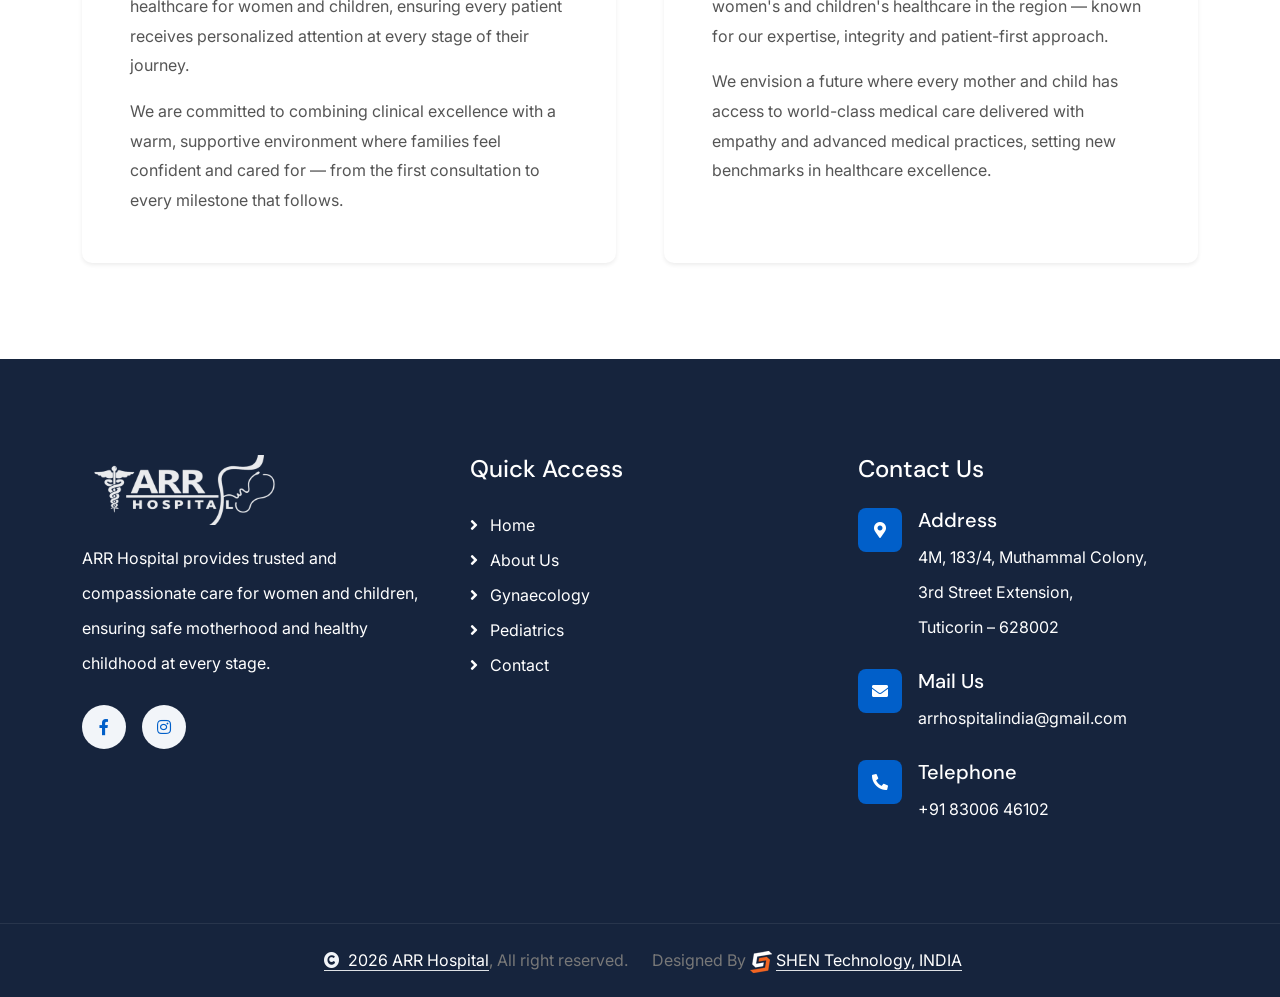
<file: about.html>
<!DOCTYPE html>
<html lang="en">

<head>
    <meta charset="utf-8">
    <title>ARR Hospital</title>
    <meta content="width=device-width, initial-scale=1.0" name="viewport">
    <meta name="keywords" content="ARR Hospital, Gynaecologist in Tuticorin, Child Care Hospital, Maternity Hospital">
    <meta name="description"
        content="ARR Hospital provides expert care for women and children including pregnancy, delivery and pediatric services in Tuticorin.">

    <!-- Favicon -->
    <link rel="icon" type="image/png" href="img/Arr hospital favicon.png">
    <link rel="apple-touch-icon" href="img/Arr hospital favicon.png">

    <!-- Google Web Fonts -->
    <link rel="preconnect" href="https://fonts.googleapis.com">
    <link rel="preconnect" href="https://fonts.gstatic.com" crossorigin>
    <link
        href="https://fonts.googleapis.com/css2?family=DM+Sans:ital,opsz,wght@0,9..40,100..1000;1,9..40,100..1000&family=Inter:slnt,wght@-10..0,100..900&display=swap"
        rel="stylesheet">

    <!-- Icon Font Stylesheet -->
    <link rel="stylesheet" href="https://use.fontawesome.com/releases/v5.15.4/css/all.css" />
    <link href="https://cdn.jsdelivr.net/npm/bootstrap-icons@1.4.1/font/bootstrap-icons.css" rel="stylesheet">

    <!-- Libraries Stylesheet -->
    <link rel="stylesheet" href="lib/animate/animate.min.css" />
    <link href="lib/lightbox/css/lightbox.min.css" rel="stylesheet">
    <link href="lib/owlcarousel/assets/owl.carousel.min.css" rel="stylesheet">


    <!-- Customized Bootstrap Stylesheet -->
    <link href="css/bootstrap.min.css" rel="stylesheet">

    <!-- Template Stylesheet -->
    <link href="css/style.css" rel="stylesheet">

    <style>
        .bg-breadcrumb {
            position: relative;
            overflow: hidden;
            background: linear-gradient(rgba(1, 95, 201, 0.7), rgba(105, 105, 105, 0.5)), url(./img/About-us-banner.jpg);
            background-position: center center;
            background-repeat: no-repeat;
            background-size: cover;
            padding: 60px 0 60px 0;
            transition: 0.5s;
        }
    </style>
</head>

<body>

    <!-- Spinner Start -->
    <div id="spinner"
        class="show bg-white position-fixed translate-middle w-100 vh-100 top-50 start-50 d-flex align-items-center justify-content-center">
        <div class="spinner-border text-primary" style="width: 3rem; height: 3rem;" role="status">
            <span class="sr-only">Loading...</span>
        </div>
    </div>
    <!-- Spinner End -->

    <!-- Navbar & Hero Start -->
    <div class="container-fluid nav-bar px-0 px-lg-4 py-lg-0">
        <div class="container">
            <nav class="navbar navbar-expand-lg navbar-light">
                <a href="index.html" class="navbar-brand p-0"><img src="img/ARR Hospital - Tuticorin.png"
                        alt="ARR Hospital Logo" class="navbar-logo"></a>
                <button class="navbar-toggler" type="button" data-bs-toggle="collapse" data-bs-target="#navbarCollapse">
                    <span class="fa fa-bars"></span>
                </button>
                <div class="collapse navbar-collapse" id="navbarCollapse">
                    <div class="navbar-nav mx-0 mx-lg-auto">
                        <a href="index.html" class="nav-item nav-link">Home</a>
                        <a href="about.html" class="nav-item nav-link active">About</a>
                        <div class="nav-item dropdown">
                            <a href="#" class="nav-link" data-bs-toggle="dropdown">
                                <span class="dropdown-toggle">Our Specialities</span>
                            </a>
                            <div class="dropdown-menu">
                                <a href="gynaecology.html" class="dropdown-item">Gynaecology</a>
                                <a href="pediatrics.html" class="dropdown-item">Pediatrics</a>
                            </div>
                        </div>
                        <a href="contact.html" class="nav-item nav-link">Contact</a>

                    </div>
                </div>
                <div class="d-none d-xl-flex flex-shrink-0 ps-4">
                    <a href="#" class="btn btn-light btn-lg-square rounded-circle position-relative wow tada"
                        data-wow-delay=".9s">
                        <i class="fa fa-phone-alt"></i>
                        <div class="position-absolute" style="top: 7px; right: 12px;">
                            <span><i class="fa fa-comment-dots text-secondary"></i></span>
                        </div>
                    </a>
                    <div class="d-flex flex-column ms-3">
                        <span>Call to Our Experts</span>
                        <a href="tel:+91 8300646102"><span class="text-dark">+91 83006 46102</span></a>
                    </div>
                </div>
            </nav>
        </div>
    </div>
    <!-- Navbar & Hero End -->


    <!-- Header Start -->
    <div class="container-fluid bg-breadcrumb">
        <div class="container text-center py-5" style="max-width: 900px;">
            <h4 class="text-white display-4 mb-4 wow fadeInDown" data-wow-delay="0.1s">About Us</h4>
            <ol class="breadcrumb d-flex justify-content-center mb-0 wow fadeInDown" data-wow-delay="0.3s">
                <li class="breadcrumb-item"><a href="index.html">Home</a></li>

                <li class="breadcrumb-item active text-primary">About</li>
            </ol>
        </div>
    </div>
    <!-- Header End -->


    <!-- About Start -->
    <div class="container-fluid bg-light about py-5">
        <div class="container py-5">
            <div class="row g-5">
                <div class="col-xl-6 wow fadeInLeft" data-wow-delay="0.2s">
                    <div class="about-item-content bg-white rounded p-5 h-100">
                        <h6 class="text-primary">About ARR Hospital</h6>
                        <h3 class="mb-4">Caring for mothers and children with compassion, comfort and expertise</h3>
                        <p>ARR Hospital is a specialized healthcare center in Tuticorin dedicated to the well-being of
                            women and children. With a strong commitment to safety, comfort, and clinical excellence, we
                            support families at every stage—from pregnancy to child development.
                        </p>
                        <p>Under the leadership of Dr. S. Rajeswari, MD (OG), our hospital combines modern healthcare
                            with a gentle, human touch. From the joy of pregnancy to the milestones of childhood, we
                            stand by your side with care you can trust.
                        </p>

                    </div>
                </div>
                <div class="col-xl-6 wow fadeInRight" data-wow-delay="0.2s">
                    <div class="bg-white rounded p-5 h-100">
                        <div class="row g-4 justify-content-center">
                            <div class="col-12">
                                <div class="rounded bg-light">
                                    <img src="img/Arr Hospital Entrance.jpeg" class="img-fluid rounded w-100" alt="">
                                </div>
                            </div>
                        </div>
                    </div>
                </div>
            </div>
        </div>
    </div>
    <!-- About End -->


    <!-- Mission & Vision Start -->
    <style>
        .mv-card {
            transition: transform 0.35s ease, box-shadow 0.35s ease;
        }

        .mv-card:hover {
            transform: translateY(-8px);
            box-shadow: 0 12px 36px rgba(0, 40, 120, 0.15) !important;
        }

        .mv-card .mv-icon {
            transition: transform 0.35s ease;
        }

        .mv-card:hover .mv-icon {
            transform: scale(1.18);
        }
    </style>
    <div class="container-fluid py-5">
        <div class="container py-5">
            <div class="text-center mx-auto pb-5 wow fadeInUp" data-wow-delay="0.2s" style="max-width: 800px;">
                <h4 class="text-primary">What Drives Us</h4>
                <h1 class="display-5 mb-4">Our Mission & Vision</h1>
                <p class="mb-0">At ARR Hospital, our commitment to women's and children's healthcare is guided by a
                    clear mission and an inspiring vision for the future.</p>
            </div>
            <div class="row g-5 justify-content-center">

                <!-- Mission Card -->
                <div class="col-lg-6 wow fadeInLeft" data-wow-delay="0.2s">
                    <div class="mv-card bg-white rounded p-5 h-100 shadow-sm"
                        style="border-top: 5px solid var(--bs-primary);">
                        <div class="d-flex align-items-center mb-4">
                            <div class="flex-shrink-0 me-3">
                                <div class="mv-icon d-flex align-items-center justify-content-center rounded-circle bg-primary text-white"
                                    style="width:60px; height:60px;">
                                    <i class="fa fa-bullseye fa-lg"></i>
                                </div>
                            </div>
                            <h3 class="mb-0">Our Mission</h3>
                        </div>
                        <p class="mb-3" style="color:#555; line-height:1.85;">
                            To provide safe, compassionate and high-quality healthcare for women and children, ensuring
                            every patient receives personalized attention at every stage of their journey.
                        </p>
                        <p class="mb-0" style="color:#555; line-height:1.85;">
                            We are committed to combining clinical excellence with a warm, supportive environment where
                            families feel confident and cared for — from the first consultation to every milestone that
                            follows.
                        </p>
                    </div>
                </div>

                <!-- Vision Card -->
                <div class="col-lg-6 wow fadeInRight" data-wow-delay="0.3s">
                    <div class="mv-card bg-white rounded p-5 h-100 shadow-sm"
                        style="border-top: 5px solid var(--bs-primary);">
                        <div class="d-flex align-items-center mb-4">
                            <div class="flex-shrink-0 me-3">
                                <div class="mv-icon d-flex align-items-center justify-content-center rounded-circle bg-primary text-white"
                                    style="width:60px; height:60px;">
                                    <i class="fa fa-eye fa-lg"></i>
                                </div>
                            </div>
                            <h3 class="mb-0">Our Vision</h3>
                        </div>
                        <p class="mb-3" style="color:#555; line-height:1.85;">
                            To become the most trusted and preferred hospital for women's and children's healthcare in
                            the region — known for our expertise, integrity and patient-first approach.
                        </p>
                        <p class="mb-0" style="color:#555; line-height:1.85;">
                            We envision a future where every mother and child has access to world-class medical care
                            delivered with empathy and advanced medical practices, setting new benchmarks in healthcare
                            excellence.
                        </p>
                    </div>
                </div>

            </div>
        </div>
    </div>
    <!-- Mission & Vision End -->



    <!-- Footer Start -->
    <div class="container-fluid footer py-5 wow fadeIn" data-wow-delay="0.2s">
        <div class="container py-5">
            <div class="row g-5">
                <!-- Column 1: About -->
                <div class="col-md-6 col-lg-4">
                    <div class="footer-item">
                        <a href="index.html" class="p-0 d-inline-block mb-3"><img src="img/ARR Hospital - Tuticorin.png"
                                alt="ARR Hospital Logo" class="footer-logo"></a>
                        <p class="text-white mb-4">
                            ARR Hospital provides trusted and compassionate care for women and children, ensuring safe
                            motherhood and healthy childhood at every stage.
                        </p>
                        <div class="footer-btn d-flex">
                            <a class="btn btn-md-square rounded-circle me-3" href="https://www.facebook.com/p/ARR-Hospital-100064145854622/"><i
                                    class="fab fa-facebook-f"></i></a>

                            <a class="btn btn-md-square rounded-circle me-3" href="https://instagram.com/#arrhospital"><i
                                    class="fab fa-instagram"></i></a>

                        </div>
                    </div>
                </div>
                <!-- Column 2: Quick Links -->
                <div class="col-md-6 col-lg-4">
                    <div class="footer-item">
                        <h4 class="text-white mb-4">Quick Access</h4>
                        <a href="index.html"><i class="fas fa-angle-right me-2"></i> Home</a>
                        <a href="about.html"><i class="fas fa-angle-right me-2"></i> About Us</a>
                        <a href="gynaecology.html"><i class="fas fa-angle-right me-2"></i> Gynaecology</a>
                        <a href="pediatrics.html"><i class="fas fa-angle-right me-2"></i> Pediatrics</a>
                        <a href="contact.html"><i class="fas fa-angle-right me-2"></i> Contact</a>
                    </div>
                </div>
                <!-- Column 3: Contact Details -->
                <div class="col-md-6 col-lg-4">
                    <div class="footer-item">
                        <h4 class="text-white mb-4">Contact Us</h4>
                        <div class="d-flex mb-4">
                            <div class="footer-contact-icon bg-primary text-white me-3 flex-shrink-0">
                                <i class="fas fa-map-marker-alt"></i>
                            </div>
                            <div>
                                <h5 class="text-white">Address</h5>
                                <p class="mb-0">4M, 183/4, Muthammal Colony,<br>
                                    3rd Street Extension,<br>
                                    Tuticorin – 628002</p>
                            </div>
                        </div>
                        <div class="d-flex mb-4">
                            <div class="footer-contact-icon bg-primary text-white me-3 flex-shrink-0">
                                <i class="fas fa-envelope"></i>
                            </div>
                            <div>
                                <h5 class="text-white">Mail Us</h5>
                                <p class="mb-0">arrhospitalindia@gmail.com</p>
                            </div>
                        </div>
                        <div class="d-flex">
                            <div class="footer-contact-icon bg-primary text-white me-3 flex-shrink-0">
                                <i class="fa fa-phone-alt"></i>
                            </div>
                            <div>
                                <h5 class="text-white">Telephone</h5>
                                <p class="mb-0">+91 83006 46102</p>
                            </div>
                        </div>
                    </div>
                </div>
            </div>
        </div>
    </div>

    <!-- Copyright Start -->
    <div class="container-fluid copyright py-4">
        <div class="container">
            <div class="row g-4 align-items-center">
                <div class="col-md-6 text-center text-md-end mb-md-0">
                    <span class="text-body"><a href="#" class="border-bottom text-white"><i
                                class="fas fa-copyright text-light me-2"></i>2026 ARR Hospital</a>, All right
                        reserved.</span>
                </div>
                <div class="col-md-6 text-center text-md-start text-body">
                    Designed By <img src="img/shen-admin-bar-logo.png"> <a class="border-bottom text-white"
                        href="https://shentechnology.com/">SHEN Technology, INDIA</a>
                </div>
            </div>
        </div>
    </div>
    <!-- Copyright End -->

    <!-- Back to Top -->
    <a href="#" class="btn btn-primary btn-lg-square rounded-circle back-to-top"><i class="fa fa-arrow-up"></i></a>

    <!-- JavaScript Libraries -->
    <script src="https://ajax.googleapis.com/ajax/libs/jquery/3.6.4/jquery.min.js"></script>
    <script src="https://cdn.jsdelivr.net/npm/bootstrap@5.0.0/dist/js/bootstrap.bundle.min.js"></script>
    <script src="lib/wow/wow.min.js"></script>
    <script src="lib/easing/easing.min.js"></script>
    <script src="lib/waypoints/waypoints.min.js"></script>
    <script src="lib/counterup/counterup.min.js"></script>
    <script src="lib/lightbox/js/lightbox.min.js"></script>
    <script src="lib/owlcarousel/owl.carousel.min.js"></script>


    <!-- Template Javascript -->
    <script src="js/main.js"></script>
</body>

</html>
</file>
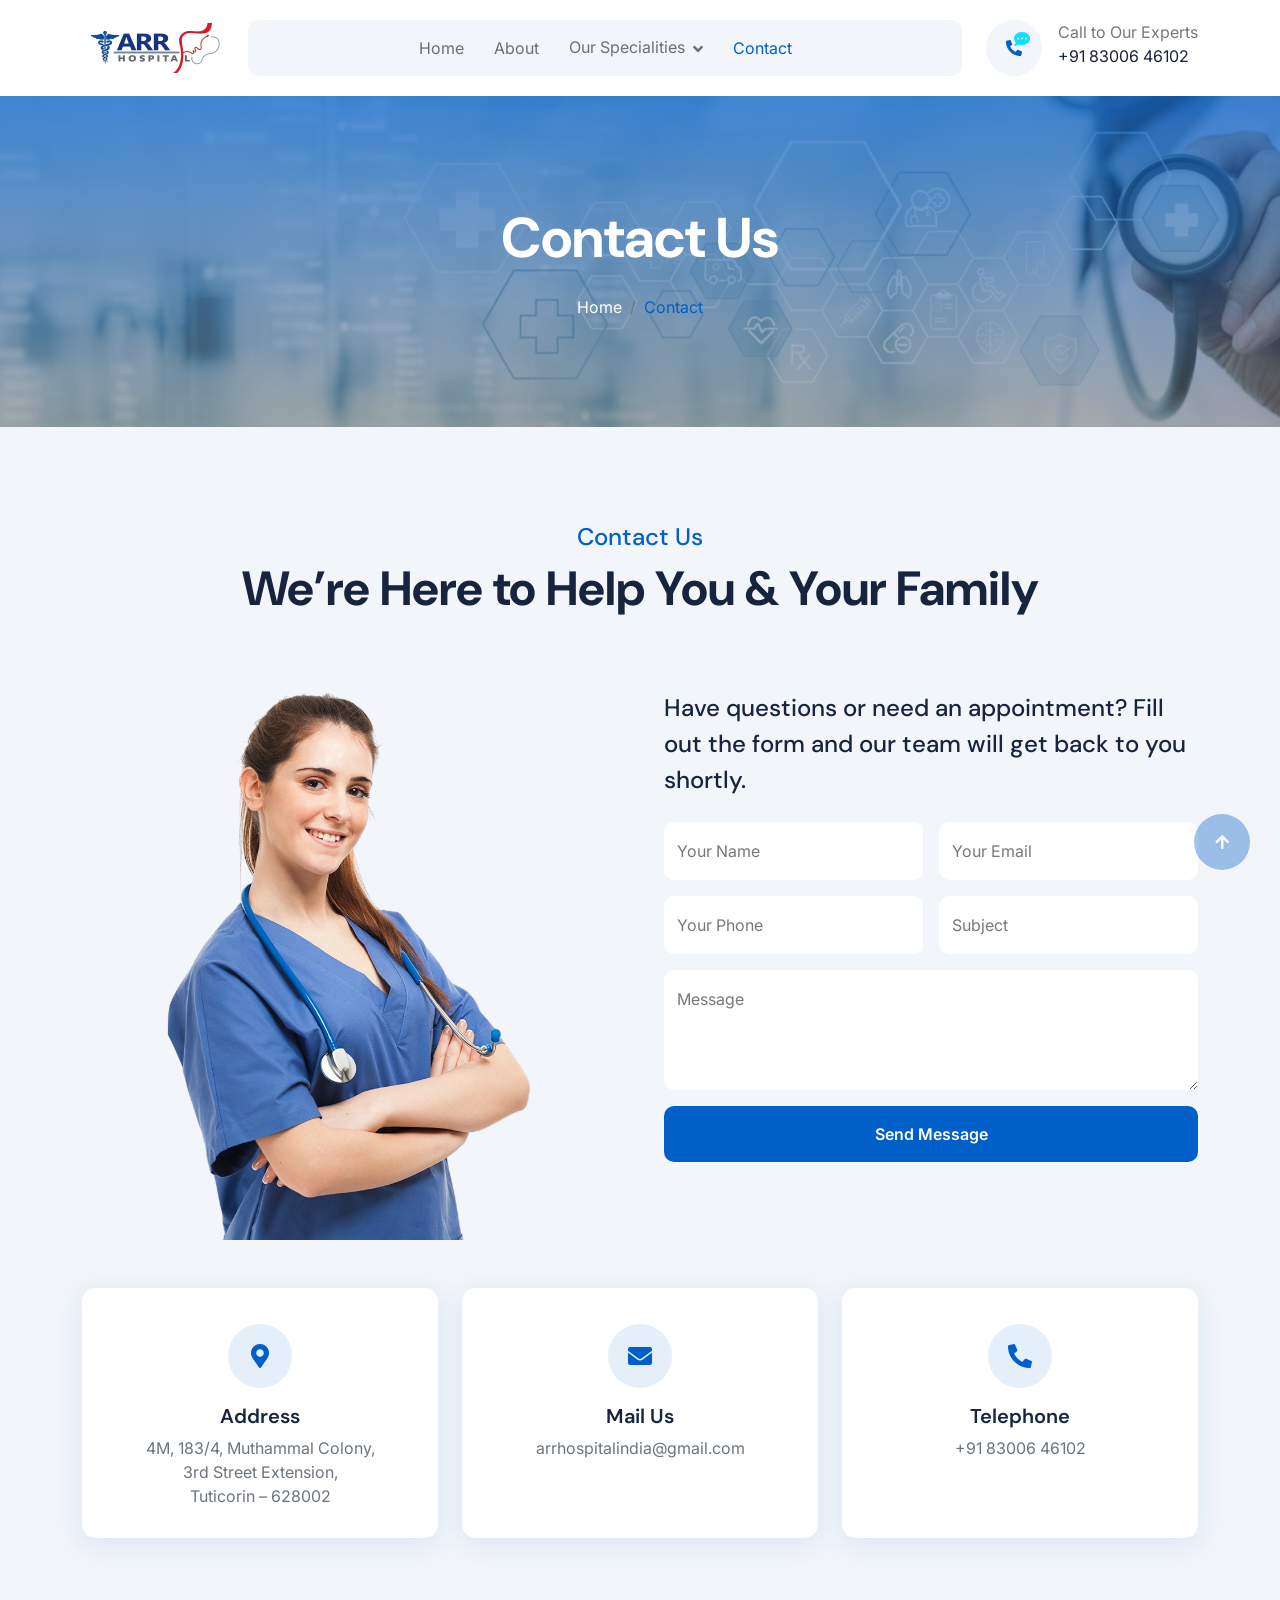
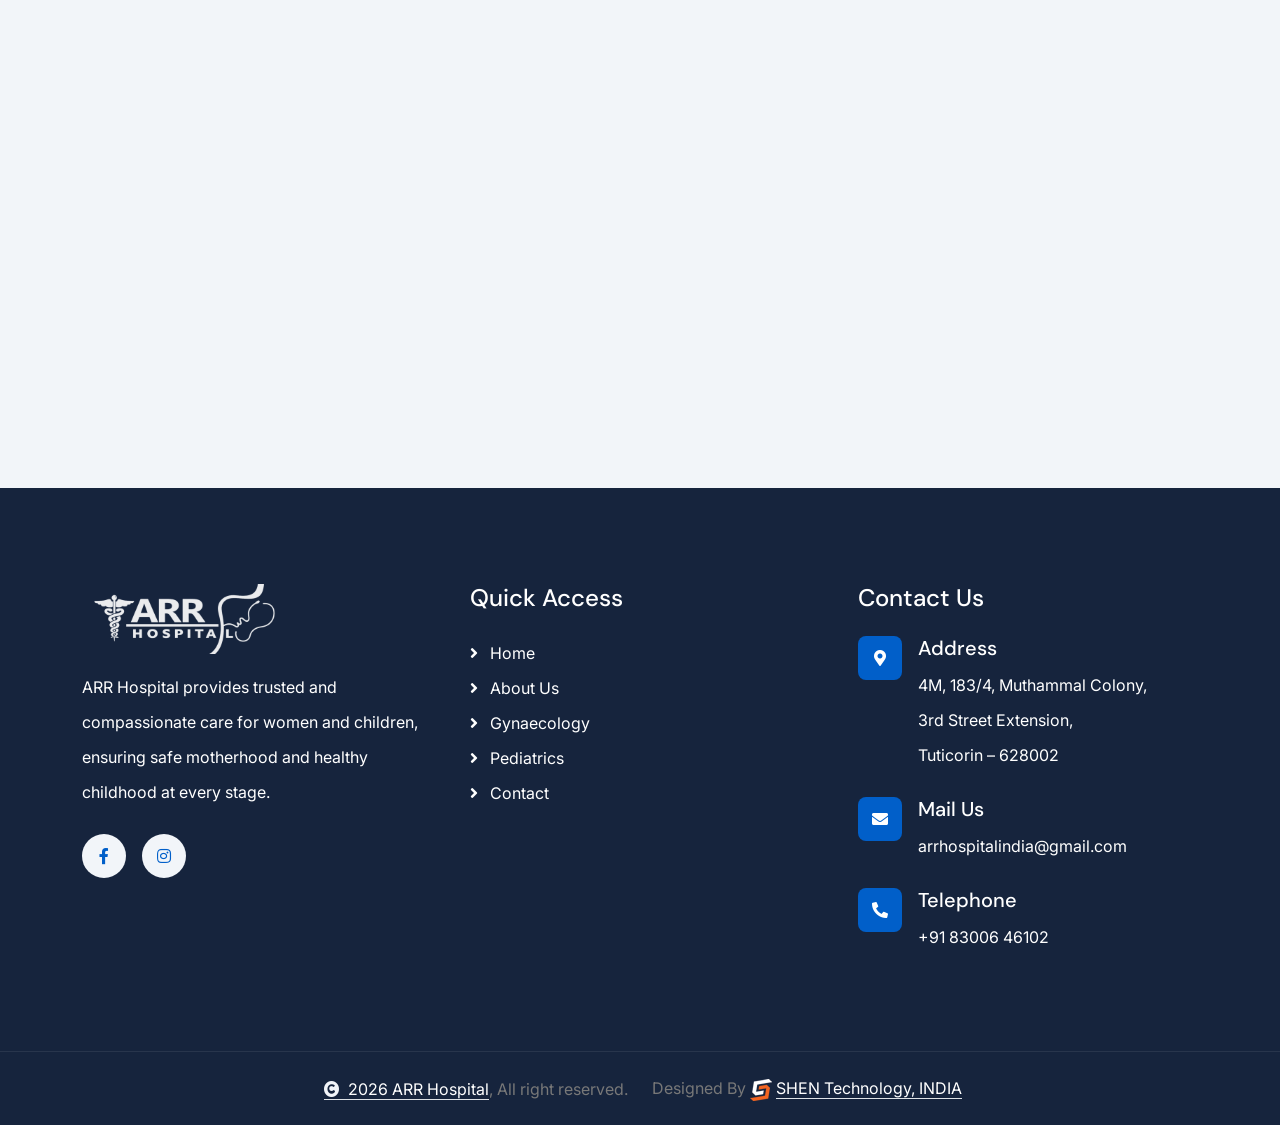
<file: contact.html>
<!DOCTYPE html>
<html lang="en">

<head>
    <meta charset="utf-8">
    <title>ARR Hospital</title>
    <meta content="width=device-width, initial-scale=1.0" name="viewport">
    <meta name="keywords" content="ARR Hospital, Gynaecologist in Tuticorin, Child Care Hospital, Maternity Hospital">
    <meta name="description"
        content="ARR Hospital provides expert care for women and children including pregnancy, delivery and pediatric services in Tuticorin.">

    <!-- Favicon -->
    <link rel="icon" type="image/png" href="img/Arr hospital favicon.png">
    <link rel="apple-touch-icon" href="img/Arr hospital favicon.png">

    <!-- Google Web Fonts -->
    <link rel="preconnect" href="https://fonts.googleapis.com">
    <link rel="preconnect" href="https://fonts.gstatic.com" crossorigin>
    <link
        href="https://fonts.googleapis.com/css2?family=DM+Sans:ital,opsz,wght@0,9..40,100..1000;1,9..40,100..1000&family=Inter:slnt,wght@-10..0,100..900&display=swap"
        rel="stylesheet">

    <!-- Icon Font Stylesheet -->
    <link rel="stylesheet" href="https://use.fontawesome.com/releases/v5.15.4/css/all.css" />
    <link href="https://cdn.jsdelivr.net/npm/bootstrap-icons@1.4.1/font/bootstrap-icons.css" rel="stylesheet">

    <!-- Libraries Stylesheet -->
    <link rel="stylesheet" href="lib/animate/animate.min.css" />
    <link href="lib/lightbox/css/lightbox.min.css" rel="stylesheet">
    <link href="lib/owlcarousel/assets/owl.carousel.min.css" rel="stylesheet">


    <!-- Customized Bootstrap Stylesheet -->
    <link href="css/bootstrap.min.css" rel="stylesheet">

    <!-- Template Stylesheet -->
    <link href="css/style.css" rel="stylesheet">
    <style>
        .bg-breadcrumb {
            position: relative;
            overflow: hidden;
            background: linear-gradient(rgba(1, 95, 201, 0.7), rgba(105, 105, 105, 0.5)), url(./img/Contact-us-banner.jpg);
            background-position: center center;
            background-repeat: no-repeat;
            background-size: cover;
            padding: 60px 0 60px 0;
            transition: 0.5s;
        }

        /* Contact Form Notification */
        .form-notification {
            display: none;
            padding: 14px 20px;
            border-radius: 8px;
            font-size: 0.95rem;
            font-weight: 500;
            margin-top: 16px;
            animation: slideUp 0.4s ease;
        }

        .form-notification.success {
            display: block;
            background: linear-gradient(135deg, #d4edda, #c3e6cb);
            color: #155724;
            border: 1px solid #b1dfbb;
        }

        .form-notification.error {
            display: block;
            background: linear-gradient(135deg, #f8d7da, #f5c6cb);
            color: #721c24;
            border: 1px solid #f5c6cb;
        }

        .form-notification i {
            margin-right: 8px;
        }

        @keyframes slideUp {
            from {
                opacity: 0;
                transform: translateY(12px);
            }

            to {
                opacity: 1;
                transform: translateY(0);
            }
        }
    </style>
</head>

<body>

    <!-- Spinner Start -->
    <div id="spinner"
        class="show bg-white position-fixed translate-middle w-100 vh-100 top-50 start-50 d-flex align-items-center justify-content-center">
        <div class="spinner-border text-primary" style="width: 3rem; height: 3rem;" role="status">
            <span class="sr-only">Loading...</span>
        </div>
    </div>
    <!-- Spinner End -->



    <!-- Navbar & Hero Start -->
    <div class="container-fluid nav-bar px-0 px-lg-4 py-lg-0">
        <div class="container">
            <nav class="navbar navbar-expand-lg navbar-light">
                <a href="index.html" class="navbar-brand p-0"><img src="img/ARR Hospital - Tuticorin.png"
                        alt="ARR Hospital Logo" class="navbar-logo"></a>
                <button class="navbar-toggler" type="button" data-bs-toggle="collapse" data-bs-target="#navbarCollapse">
                    <span class="fa fa-bars"></span>
                </button>
                <div class="collapse navbar-collapse" id="navbarCollapse">
                    <div class="navbar-nav mx-0 mx-lg-auto">
                        <a href="index.html" class="nav-item nav-link">Home</a>
                        <a href="about.html" class="nav-item nav-link">About</a>

                        <div class="nav-item dropdown">
                            <a href="#" class="nav-link" data-bs-toggle="dropdown">
                                <span class="dropdown-toggle">Our Specialities</span>
                            </a>
                            <div class="dropdown-menu">
                                <a href="gynaecology.html" class="dropdown-item">Gynaecology</a>
                                <a href="pediatrics.html" class="dropdown-item">Pediatrics</a>
                            </div>
                        </div>
                        <a href="contact.html" class="nav-item nav-link active">Contact</a>

                    </div>
                </div>
                <div class="d-none d-xl-flex flex-shrink-0 ps-4">
                    <a href="tel:+918300646102"
                        class="btn btn-light btn-lg-square rounded-circle position-relative wow tada"
                        data-wow-delay=".9s">
                        <i class="fa fa-phone-alt"></i>
                        <div class="position-absolute" style="top: 7px; right: 12px;">
                            <span><i class="fa fa-comment-dots text-secondary"></i></span>
                        </div>
                    </a>
                    <div class="d-flex flex-column ms-3">
                        <span>Call to Our Experts</span>
                        <a href="tel:+91 8300646102"><span class="text-dark">+91 83006 46102</span></a>
                    </div>
                </div>
            </nav>
        </div>
    </div>
    <!-- Navbar & Hero End -->


    <!-- Header Start -->
    <div class="container-fluid bg-breadcrumb">
        <div class="container text-center py-5" style="max-width: 900px;">
            <h4 class="text-white display-4 mb-4 wow fadeInDown" data-wow-delay="0.1s">Contact Us</h4>
            <ol class="breadcrumb d-flex justify-content-center mb-0 wow fadeInDown" data-wow-delay="0.3s">
                <li class="breadcrumb-item"><a href="index.html">Home</a></li>

                <li class="breadcrumb-item active text-primary">Contact</li>
            </ol>
        </div>
    </div>
    <!-- Header End -->


    <!-- Contact Start -->
    <div class="container-fluid contact bg-light py-5">
        <div class="container py-5">
            <div class="text-center mx-auto pb-5 wow fadeInUp" data-wow-delay="0.2s" style="max-width: 800px;">
                <h4 class="text-primary">Contact Us</h4>
                <h1 class="display-5 mb-4">We’re Here to Help You & Your Family</h1>
            </div>
            <div class="row g-5">
                <div class="col-xl-6 wow fadeInLeft" data-wow-delay="0.2s">
                    <div class="contact-img d-flex justify-content-center">
                        <div class="contact-img-inner">
                            <img src="img/doctor.png" class="img-fluid w-100" alt="Image">
                        </div>
                    </div>
                </div>
                <div class="col-xl-6 wow fadeInRight" data-wow-delay="0.4s">
                    <div>
                        <h4 class="lh-base mb-4">Have questions or need an appointment? Fill out the form and our team
                            will get back to you shortly.</h4>
                        <form id="contactForm">
                            <div class="row g-3">
                                <div class="col-lg-12 col-xl-6">
                                    <div class="form-floating">
                                        <input type="text" class="form-control border-0" id="name" name="name"
                                            placeholder="Your Name" required>
                                        <label for="name">Your Name</label>
                                    </div>
                                </div>
                                <div class="col-lg-12 col-xl-6">
                                    <div class="form-floating">
                                        <input type="email" class="form-control border-0" id="email" name="email"
                                            placeholder="Your Email" required>
                                        <label for="email">Your Email</label>
                                    </div>
                                </div>
                                <div class="col-lg-12 col-xl-6">
                                    <div class="form-floating">
                                        <input type="tel" class="form-control border-0" id="phone" name="phone"
                                            placeholder="Phone" required>
                                        <label for="phone">Your Phone</label>
                                    </div>
                                </div>
                                <div class="col-lg-12 col-xl-6">
                                    <div class="form-floating">
                                        <input type="text" class="form-control border-0" id="subject" name="subject"
                                            placeholder="Subject" required>
                                        <label for="subject">Subject</label>
                                    </div>
                                </div>
                                <div class="col-12">
                                    <div class="form-floating">
                                        <textarea class="form-control border-0" placeholder="Leave a message here"
                                            id="message" name="message" style="height: 120px" required></textarea>
                                        <label for="message">Message</label>
                                    </div>
                                </div>
                                <div class="col-12">
                                    <button type="submit" class="btn btn-primary w-100 py-3" id="submitBtn">Send
                                        Message</button>
                                </div>
                            </div>
                            <!-- Notification Area -->
                            <div id="formNotification" class="form-notification"></div>
                        </form>
                    </div>
                </div>
                <div class="col-12">
                    <div class="row g-4 justify-content-center">
                        <!-- Address Card -->
                        <div class="col-sm-10 col-md-4 wow fadeInUp" data-wow-delay="0.2s">
                            <div class="contact-info-card text-center">
                                <div class="contact-info-icon mx-auto mb-3">
                                    <i class="fas fa-map-marker-alt"></i>
                                </div>
                                <h5 class="mb-2">Address</h5>
                                <p class="mb-0">4M, 183/4, Muthammal Colony,<br>
                                    3rd Street Extension,<br>
                                    Tuticorin – 628002</p>
                            </div>
                        </div>
                        <!-- Mail Card -->
                        <div class="col-sm-10 col-md-4 wow fadeInUp" data-wow-delay="0.4s">
                            <div class="contact-info-card text-center">
                                <div class="contact-info-icon mx-auto mb-3">
                                    <i class="fas fa-envelope"></i>
                                </div>
                                <h5 class="mb-2">Mail Us</h5>
                                <p class="mb-0"><a
                                        href="mailto:arrhospitalindia@gmail.com">arrhospitalindia@gmail.com</a></p>
                            </div>
                        </div>
                        <!-- Phone Card -->
                        <div class="col-sm-10 col-md-4 wow fadeInUp" data-wow-delay="0.6s">
                            <div class="contact-info-card text-center">
                                <div class="contact-info-icon mx-auto mb-3">
                                    <i class="fa fa-phone-alt"></i>
                                </div>
                                <h5 class="mb-2">Telephone</h5>
                                <p class="mb-0"><a href="tel:+918300646102">+91 83006 46102</a></p>
                            </div>
                        </div>
                    </div>
                </div>
                <div class="col-12 wow fadeInUp" data-wow-delay="0.2s">
                    <div class="rounded">
                        <iframe class="rounded w-100"
                            src="https://www.google.com/maps/embed?pb=!1m18!1m12!1m3!1d3942.6583945073126!2d78.1252027!3d8.8181268!2m3!1f0!2f0!3f0!3m2!1i1024!2i768!4f13.1!3m3!1m2!1s0x3b03ef9428faef4b%3A0xa29ac1f35643eddc!2sARR%20HOSPITAL!5e0!3m2!1sen!2sin!4v1776445230626!5m2!1sen!2sin"
                            style="height: 400px;" loading="lazy" referrerpolicy="no-referrer-when-downgrade"></iframe>
                    </div>
                </div>
            </div>
        </div>
    </div>
    <!-- Contact End -->


    <!-- Footer Start -->
    <div class="container-fluid footer py-5 wow fadeIn" data-wow-delay="0.2s">
        <div class="container py-5">
            <div class="row g-5">
                <!-- Column 1: About -->
                <div class="col-md-6 col-lg-4">
                    <div class="footer-item">
                        <a href="index.html" class="p-0 d-inline-block mb-3"><img src="img/ARR Hospital - Tuticorin.png"
                                alt="ARR Hospital Logo" class="footer-logo"></a>
                        <p class="text-white mb-4">ARR Hospital provides trusted and compassionate care for women and
                            children, ensuring safe motherhood and healthy childhood at every stage.

                        </p>
                        <div class="footer-btn d-flex">
                            <a class="btn btn-md-square rounded-circle me-3" href="https://www.facebook.com/p/ARR-Hospital-100064145854622/"><i
                                    class="fab fa-facebook-f"></i></a>

                            <a class="btn btn-md-square rounded-circle me-3" href="https://instagram.com/#arrhospital"><i
                                    class="fab fa-instagram"></i></a>

                        </div>
                    </div>
                </div>
                <!-- Column 2: Quick Links -->
                <div class="col-md-6 col-lg-4">
                    <div class="footer-item">
                        <h4 class="text-white mb-4">Quick Access</h4>
                        <a href="index.html"><i class="fas fa-angle-right me-2"></i> Home</a>
                        <a href="about.html"><i class="fas fa-angle-right me-2"></i> About Us</a>
                        <a href="gynaecology.html"><i class="fas fa-angle-right me-2"></i> Gynaecology</a>
                        <a href="pediatrics.html"><i class="fas fa-angle-right me-2"></i> Pediatrics</a>
                        <a href="contact.html"><i class="fas fa-angle-right me-2"></i> Contact</a>
                    </div>
                </div>
                <!-- Column 3: Contact Details -->
                <div class="col-md-6 col-lg-4">
                    <div class="footer-item">
                        <h4 class="text-white mb-4">Contact Us</h4>
                        <div class="d-flex mb-4">
                            <div class="footer-contact-icon bg-primary text-white me-3 flex-shrink-0">
                                <i class="fas fa-map-marker-alt"></i>
                            </div>
                            <div>
                                <h5 class="text-white">Address</h5>
                                <p class="mb-0">4M, 183/4, Muthammal Colony,<br>
                                    3rd Street Extension,<br>
                                    Tuticorin – 628002</p>
                            </div>
                        </div>
                        <div class="d-flex mb-4">
                            <div class="footer-contact-icon bg-primary text-white me-3 flex-shrink-0">
                                <i class="fas fa-envelope"></i>
                            </div>
                            <div>
                                <h5 class="text-white">Mail Us</h5>
                                <p class="mb-0">arrhospitalindia@gmail.com</p>
                            </div>
                        </div>
                        <div class="d-flex">
                            <div class="footer-contact-icon bg-primary text-white me-3 flex-shrink-0">
                                <i class="fa fa-phone-alt"></i>
                            </div>
                            <div>
                                <h5 class="text-white">Telephone</h5>
                                <p class="mb-0">+91 83006 46102</p>
                            </div>
                        </div>
                    </div>
                </div>
            </div>
        </div>
    </div>
    <!-- Footer End -->


    <!-- Copyright Start -->
    <div class="container-fluid copyright py-4">
        <div class="container">
            <div class="row g-4 align-items-center">
                <div class="col-md-6 text-center text-md-end mb-md-0">
                    <span class="text-body"><a href="#" class="border-bottom text-white"><i
                                class="fas fa-copyright text-light me-2"></i>2026 ARR Hospital</a>, All right
                        reserved.</span>
                </div>
                <div class="col-md-6 text-center text-md-start text-body">
                    Designed By <img src="img/shen-admin-bar-logo.png"> <a class="border-bottom text-white"
                        href="https://shentechnology.com/">SHEN Technology, INDIA</a>
                </div>
            </div>
        </div>
    </div>
    <!-- Copyright End -->


    <!-- Back to Top -->
    <a href="#" class="btn btn-primary btn-lg-square rounded-circle back-to-top"><i class="fa fa-arrow-up"></i></a>


    <!-- JavaScript Libraries -->
    <script src="https://ajax.googleapis.com/ajax/libs/jquery/3.6.4/jquery.min.js"></script>
    <script src="https://cdn.jsdelivr.net/npm/bootstrap@5.0.0/dist/js/bootstrap.bundle.min.js"></script>
    <script src="lib/wow/wow.min.js"></script>
    <script src="lib/easing/easing.min.js"></script>
    <script src="lib/waypoints/waypoints.min.js"></script>
    <script src="lib/counterup/counterup.min.js"></script>
    <script src="lib/lightbox/js/lightbox.min.js"></script>
    <script src="lib/owlcarousel/owl.carousel.min.js"></script>


    <!-- Template Javascript -->
    <script src="js/main.js"></script>

    <!-- Contact Form Submission -->
    <script>
        $(document).ready(function () {
            $('#contactForm').on('submit', function (e) {
                e.preventDefault();

                var $btn = $('#submitBtn');
                var $notification = $('#formNotification');
                var originalText = $btn.text();

                // Disable button & show loading
                $btn.prop('disabled', true).html('<i class="fa fa-spinner fa-spin me-2"></i>Sending...');
                $notification.removeClass('success error').hide();

                $.ajax({
                    url: 'send_mail.php',
                    type: 'POST',
                    data: $(this).serialize(),
                    dataType: 'json',
                    success: function (response) {
                        if (response.status === 'success') {
                            $notification
                                .removeClass('error')
                                .addClass('success')
                                .html('<i class="fa fa-check-circle"></i>' + response.message)
                                .show();
                            $('#contactForm')[0].reset();
                        } else {
                            $notification
                                .removeClass('success')
                                .addClass('error')
                                .html('<i class="fa fa-exclamation-circle"></i>' + response.message)
                                .show();
                        }
                    },
                    error: function () {
                        $notification
                            .removeClass('success')
                            .addClass('error')
                            .html('<i class="fa fa-exclamation-circle"></i>Something went wrong. Please try again later.')
                            .show();
                    },
                    complete: function () {
                        $btn.prop('disabled', false).text(originalText);
                        // Auto-hide notification after 8 seconds
                        setTimeout(function () {
                            $notification.fadeOut(400);
                        }, 8000);
                    }
                });
            });
        });
    </script>
</body>

</html>
</file>
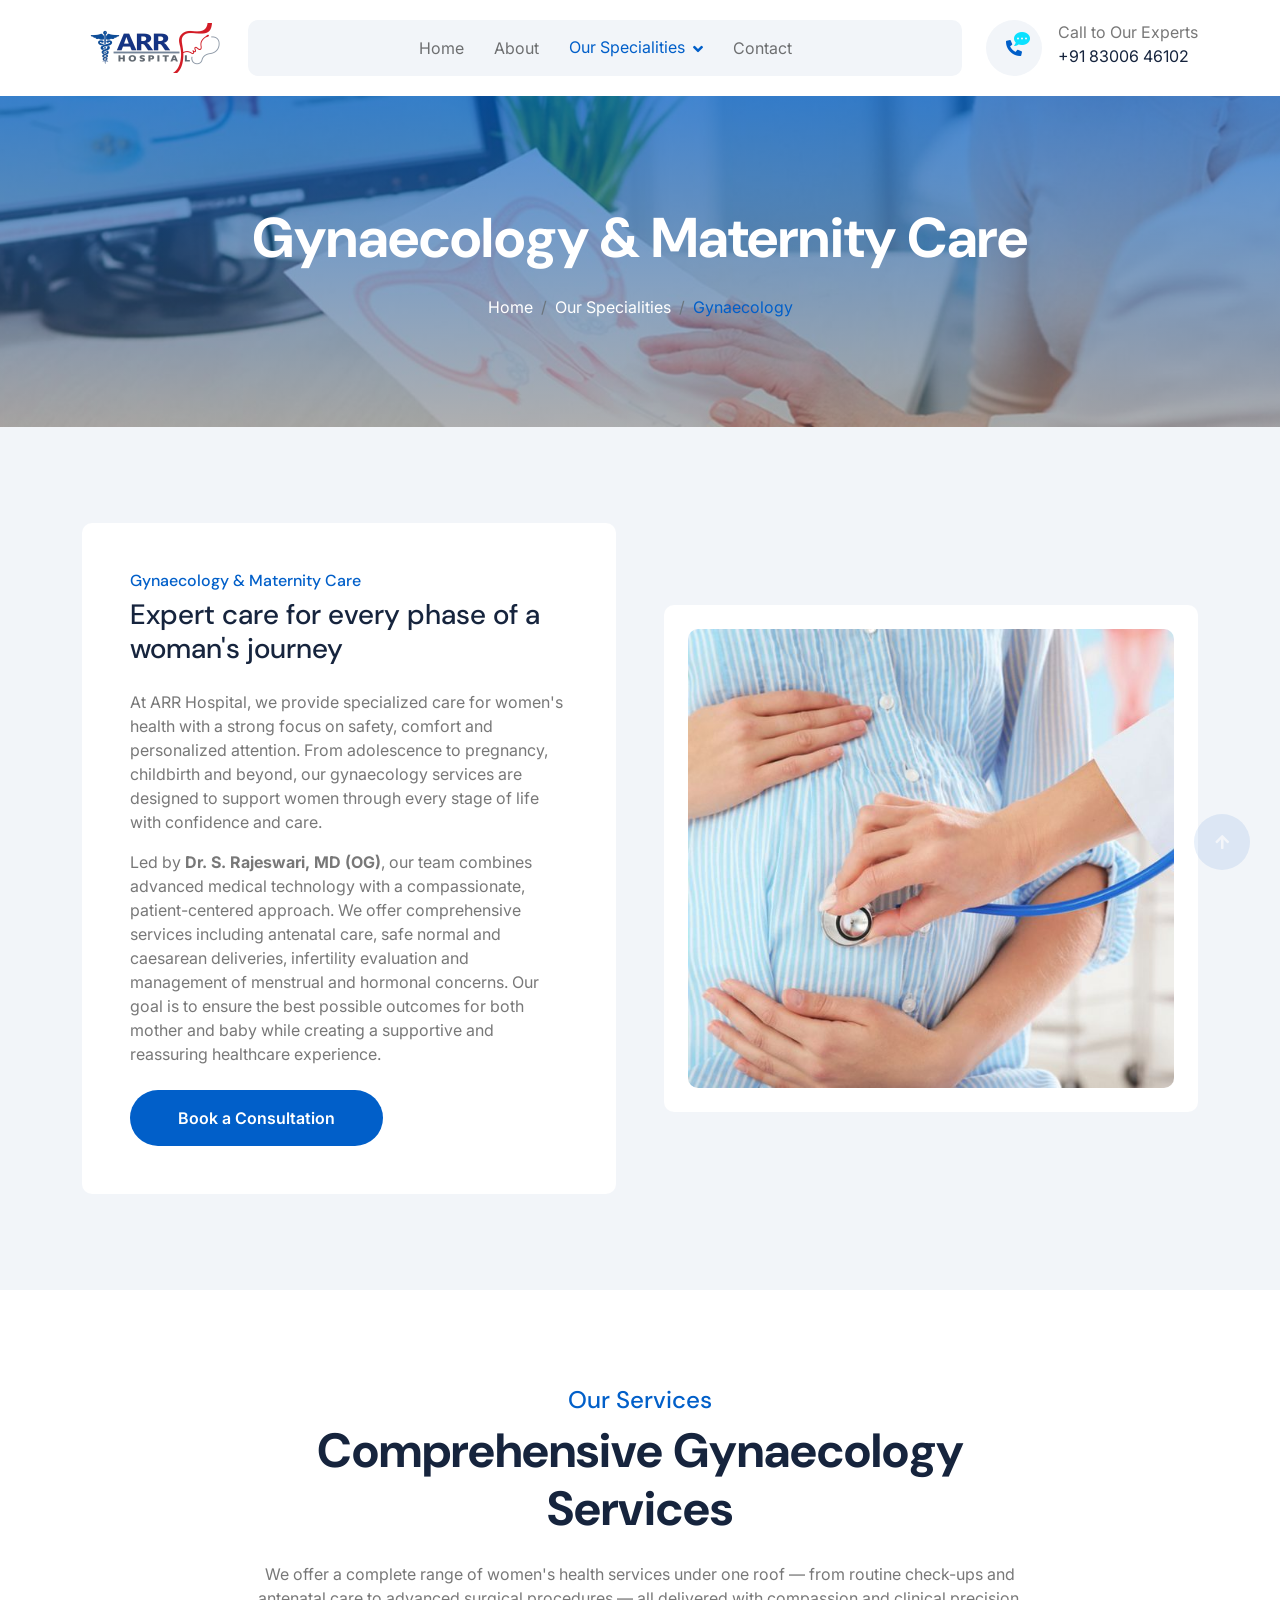
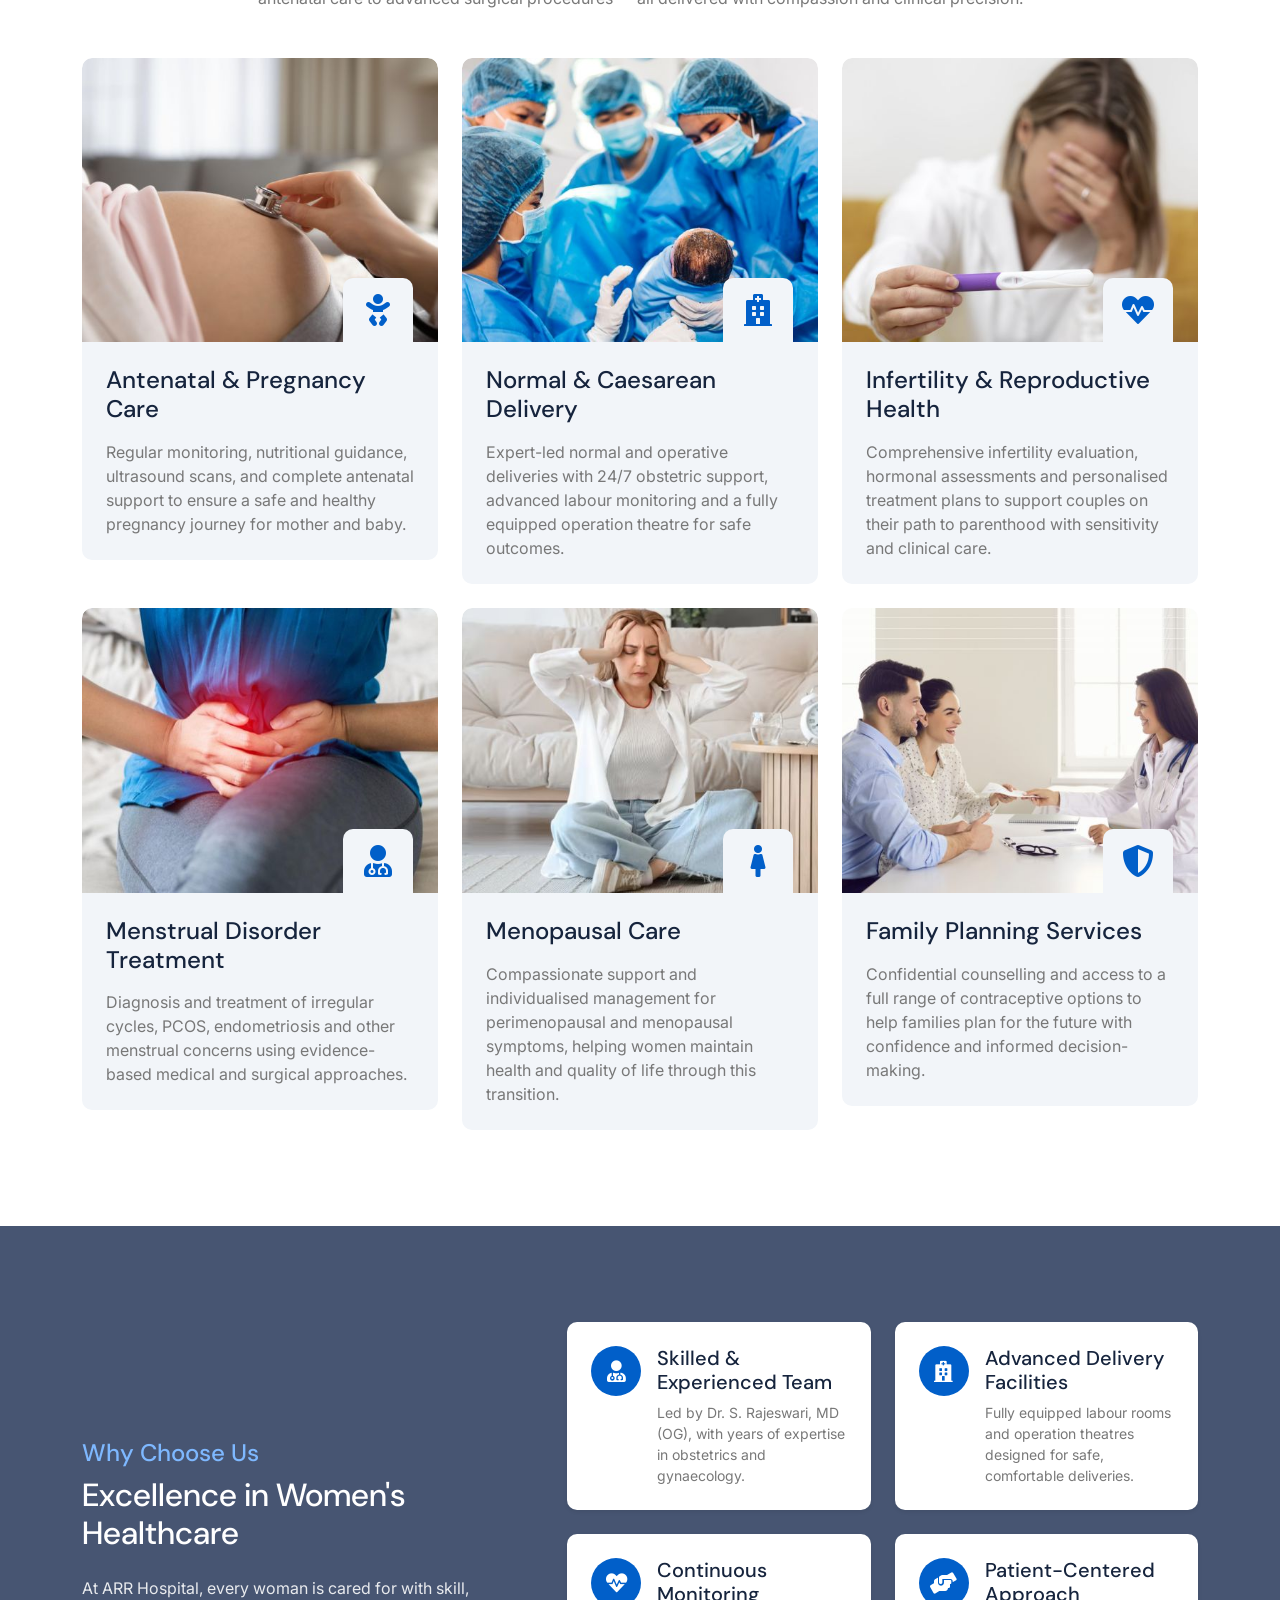
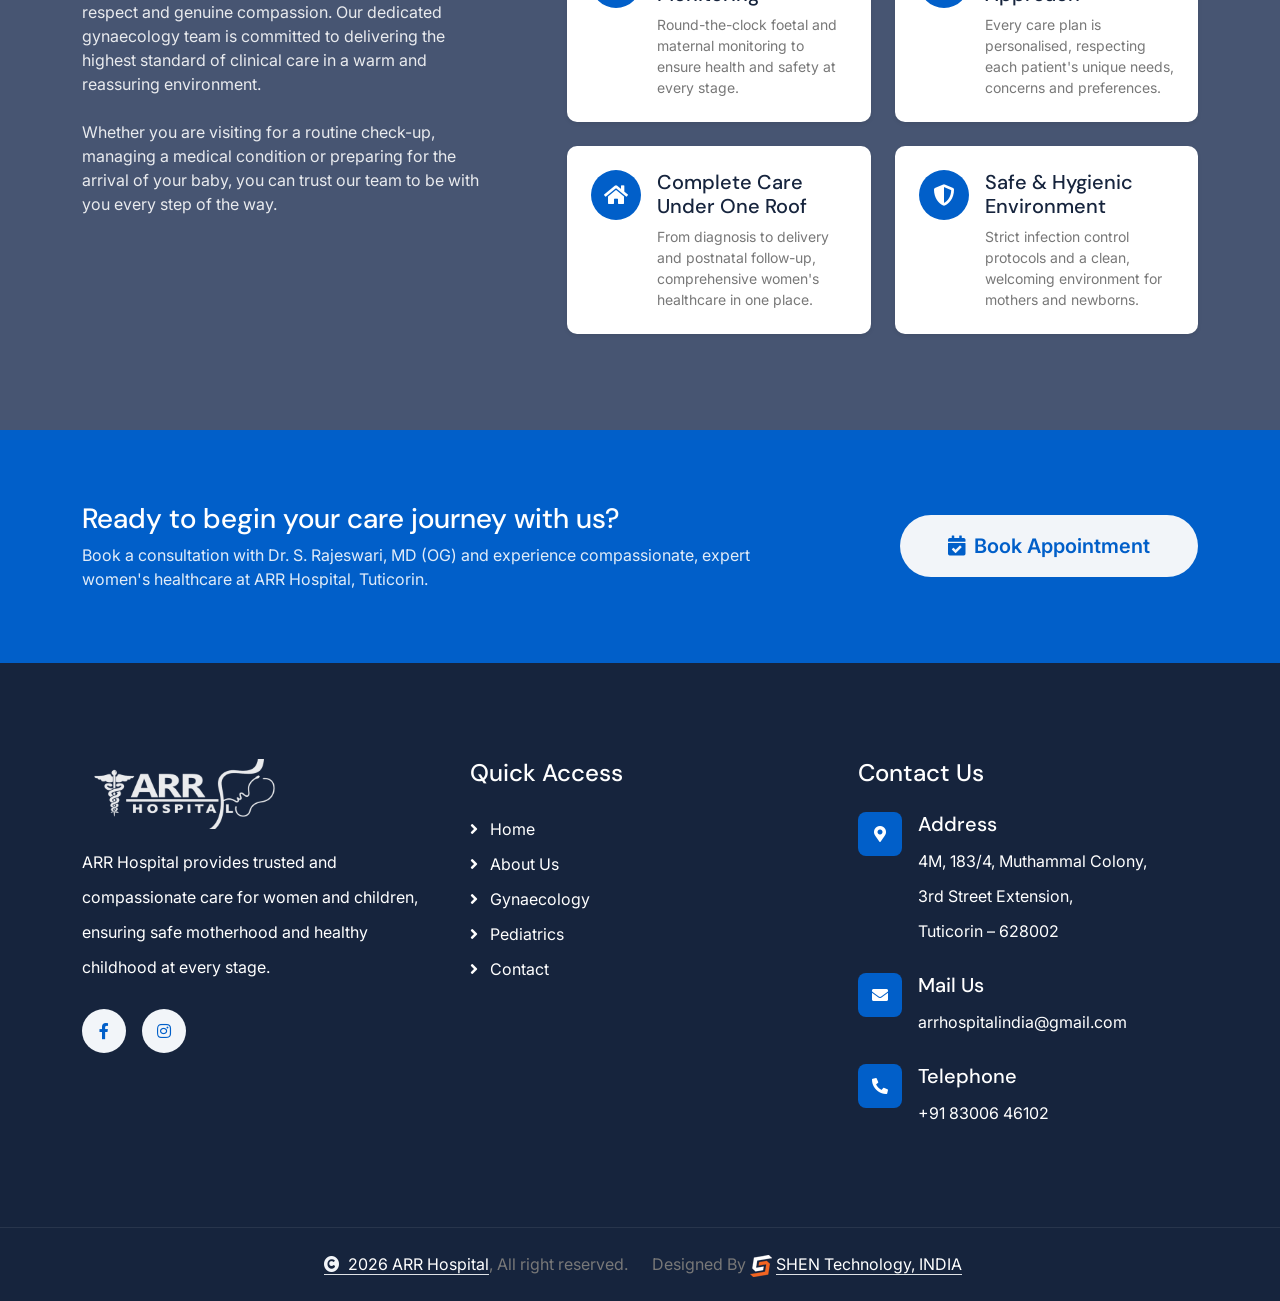
<file: gynaecology.html>
<!DOCTYPE html>
<html lang="en">

<head>
    <meta charset="utf-8">
    <title>Gynaecology & Maternity Care – ARR Hospital, Tuticorin</title>
    <meta content="width=device-width, initial-scale=1.0" name="viewport">
    <meta name="keywords"
        content="Gynaecology, Maternity Care, ARR Hospital, Tuticorin, Antenatal Care, Normal Delivery, Caesarean, Infertility">
    <meta name="description"
        content="ARR Hospital offers expert gynaecology and maternity care services in Tuticorin, including antenatal care, safe deliveries, infertility management and menstrual health.">

    <!-- Favicon -->
    <link rel="icon" type="image/png" href="img/Arr hospital favicon.png">
    <link rel="apple-touch-icon" href="img/Arr hospital favicon.png">

    <!-- Google Web Fonts -->
    <link rel="preconnect" href="https://fonts.googleapis.com">
    <link rel="preconnect" href="https://fonts.gstatic.com" crossorigin>
    <link
        href="https://fonts.googleapis.com/css2?family=DM+Sans:ital,opsz,wght@0,9..40,100..1000;1,9..40,100..1000&family=Inter:slnt,wght@-10..0,100..900&display=swap"
        rel="stylesheet">

    <!-- Icon Font Stylesheet -->
    <link rel="stylesheet" href="https://use.fontawesome.com/releases/v5.15.4/css/all.css" />
    <link href="https://cdn.jsdelivr.net/npm/bootstrap-icons@1.4.1/font/bootstrap-icons.css" rel="stylesheet">

    <!-- Libraries Stylesheet -->
    <link rel="stylesheet" href="lib/animate/animate.min.css" />
    <link href="lib/lightbox/css/lightbox.min.css" rel="stylesheet">
    <link href="lib/owlcarousel/assets/owl.carousel.min.css" rel="stylesheet">

    <!-- Customized Bootstrap Stylesheet -->
    <link href="css/bootstrap.min.css" rel="stylesheet">

    <!-- Template Stylesheet -->
    <link href="css/style.css" rel="stylesheet">
    <style>
        .bg-breadcrumb {
            position: relative;
            overflow: hidden;
            background: linear-gradient(rgba(1, 95, 201, 0.7), rgba(105, 105, 105, 0.5)), url(./img/gyneacology-banner.jpg);
            background-position: center center;
            background-repeat: no-repeat;
            background-size: cover;
            padding: 60px 0 60px 0;
            transition: 0.5s;
        }
    </style>
</head>

<body>

    <!-- Spinner Start -->
    <div id="spinner"
        class="show bg-white position-fixed translate-middle w-100 vh-100 top-50 start-50 d-flex align-items-center justify-content-center">
        <div class="spinner-border text-primary" style="width: 3rem; height: 3rem;" role="status">
            <span class="sr-only">Loading...</span>
        </div>
    </div>
    <!-- Spinner End -->


    <!-- Navbar & Hero Start -->
    <div class="container-fluid nav-bar px-0 px-lg-4 py-lg-0">
        <div class="container">
            <nav class="navbar navbar-expand-lg navbar-light">
                <a href="index.html" class="navbar-brand p-0"><img src="img/ARR Hospital - Tuticorin.png"
                        alt="ARR Hospital Logo" class="navbar-logo"></a>
                <button class="navbar-toggler" type="button" data-bs-toggle="collapse" data-bs-target="#navbarCollapse">
                    <span class="fa fa-bars"></span>
                </button>
                <div class="collapse navbar-collapse" id="navbarCollapse">
                    <div class="navbar-nav mx-0 mx-lg-auto">
                        <a href="index.html" class="nav-item nav-link">Home</a>
                        <a href="about.html" class="nav-item nav-link">About</a>

                        <div class="nav-item dropdown active">
                            <a href="#" class="nav-link" data-bs-toggle="dropdown">
                                <span class="dropdown-toggle">Our Specialities</span>
                            </a>
                            <div class="dropdown-menu">
                                <a href="gynaecology.html" class="dropdown-item active">Gynaecology</a>
                                <a href="pediatrics.html" class="dropdown-item">Pediatrics</a>
                            </div>
                        </div>
                        <a href="contact.html" class="nav-item nav-link">Contact</a>
                    </div>
                </div>
                <div class="d-none d-xl-flex flex-shrink-0 ps-4">
                    <a href="tel:+918300646102"
                        class="btn btn-light btn-lg-square rounded-circle position-relative wow tada"
                        data-wow-delay=".9s">
                        <i class="fa fa-phone-alt"></i>
                        <div class="position-absolute" style="top: 7px; right: 12px;">
                            <span><i class="fa fa-comment-dots text-secondary"></i></span>
                        </div>
                    </a>
                    <div class="d-flex flex-column ms-3">
                        <span>Call to Our Experts</span>
                        <a href="tel:+918300646102"><span class="text-dark">+91 83006 46102</span></a>
                    </div>
                </div>
            </nav>
        </div>
    </div>
    <!-- Navbar & Hero End -->


    <!-- Page Header / Breadcrumb Start -->
    <div class="container-fluid bg-breadcrumb">
        <div class="container text-center py-5" style="max-width: 900px;">
            <h4 class="text-white display-4 mb-4 wow fadeInDown" data-wow-delay="0.1s">Gynaecology & Maternity Care</h4>
            <ol class="breadcrumb d-flex justify-content-center mb-0 wow fadeInDown" data-wow-delay="0.3s">
                <li class="breadcrumb-item"><a href="index.html">Home</a></li>
                <li class="breadcrumb-item"><a href="#">Our Specialities</a></li>
                <li class="breadcrumb-item active text-primary">Gynaecology</li>
            </ol>
        </div>
    </div>
    <!-- Page Header End -->


    <!-- Intro / About Section Start -->
    <div class="container-fluid bg-light about py-5">
        <div class="container py-5">
            <div class="row g-5 align-items-center">

                <!-- Left: Text Content -->
                <div class="col-xl-6 wow fadeInLeft" data-wow-delay="0.2s">
                    <div class="about-item-content bg-white rounded p-5 h-100">
                        <h6 class="text-primary">Gynaecology & Maternity Care</h6>
                        <h3 class="mb-4">Expert care for every phase of a woman's journey</h3>
                        <p>
                            At ARR Hospital, we provide specialized care for women's health with a strong focus on
                            safety, comfort
                            and personalized attention. From adolescence to pregnancy, childbirth and beyond, our
                            gynaecology
                            services are designed to support women through every stage of life with confidence and care.
                        </p>
                        <p>
                            Led by <strong>Dr. S. Rajeswari, MD (OG)</strong>, our team combines advanced medical
                            technology with a
                            compassionate, patient-centered approach. We offer comprehensive services including
                            antenatal care, safe
                            normal and caesarean deliveries, infertility evaluation and management of menstrual and
                            hormonal
                            concerns. Our goal is to ensure the best possible outcomes for both mother and baby while
                            creating a
                            supportive and reassuring healthcare experience.
                        </p>
                        <a class="btn btn-primary rounded-pill py-3 px-5 mt-2" href="contact.html">Book a
                            Consultation</a>
                    </div>
                </div>

                <!-- Right: Image -->
                <div class="col-xl-6 wow fadeInRight" data-wow-delay="0.2s">
                    <div class="bg-white rounded p-4 h-100 d-flex align-items-center">
                        <img src="img/gynaecologist.jpg" class="img-fluid rounded w-100"
                            alt="Gynaecology & Maternity Care at ARR Hospital">
                    </div>
                </div>

            </div>
        </div>
    </div>
    <!-- Intro / About Section End -->


    <!-- Our Services Section Start -->
    <div class="container-fluid service py-5">
        <div class="container py-5">
            <div class="text-center mx-auto pb-5 wow fadeInUp" data-wow-delay="0.2s" style="max-width: 800px;">
                <h4 class="text-primary">Our Services</h4>
                <h1 class="display-5 mb-4">Comprehensive Gynaecology Services</h1>
                <p class="mb-0">
                    We offer a complete range of women's health services under one roof — from routine check-ups and
                    antenatal care to advanced surgical procedures — all delivered with compassion and clinical
                    precision.
                </p>
            </div>
            <div class="row g-4 justify-content-center">

                <!-- Service 1 -->
                <div class="col-md-6 col-lg-4 wow fadeInUp" data-wow-delay="0.2s">
                    <div class="service-item">
                        <div class="service-img">
                            <img src="img/Antenatal Care.jpg" class="img-fluid rounded-top w-100"
                                alt="Antenatal & Pregnancy Care">
                            <div class="service-icon p-3">
                                <i class="fa fa-baby fa-2x"></i>
                            </div>
                        </div>
                        <div class="service-content p-4">
                            <div class="service-content-inner">
                                <a href="#" class="d-inline-block h4 mb-3">Antenatal & Pregnancy Care</a>
                                <p class="mb-0">
                                    Regular monitoring, nutritional guidance, ultrasound scans, and complete antenatal
                                    support to
                                    ensure a safe and healthy pregnancy journey for mother and baby.
                                </p>
                            </div>
                        </div>
                    </div>
                </div>

                <!-- Service 2 -->
                <div class="col-md-6 col-lg-4 wow fadeInUp" data-wow-delay="0.3s">
                    <div class="service-item">
                        <div class="service-img">
                            <img src="img/Caesarean Delivery.jpg" class="img-fluid rounded-top w-100"
                                alt="Normal & Caesarean Delivery">
                            <div class="service-icon p-3">
                                <i class="fa fa-hospital fa-2x"></i>
                            </div>
                        </div>
                        <div class="service-content p-4">
                            <div class="service-content-inner">
                                <a href="#" class="d-inline-block h4 mb-3">Normal & Caesarean Delivery</a>
                                <p class="mb-0">
                                    Expert-led normal and operative deliveries with 24/7 obstetric support, advanced
                                    labour
                                    monitoring and a fully equipped operation theatre for safe outcomes.
                                </p>
                            </div>
                        </div>
                    </div>
                </div>

                <!-- Service 3 -->
                <div class="col-md-6 col-lg-4 wow fadeInUp" data-wow-delay="0.4s">
                    <div class="service-item">
                        <div class="service-img">
                            <img src="img/Infertility.jpg" class="img-fluid rounded-top w-100"
                                alt="Infertility & Reproductive Health">
                            <div class="service-icon p-3">
                                <i class="fa fa-heartbeat fa-2x"></i>
                            </div>
                        </div>
                        <div class="service-content p-4">
                            <div class="service-content-inner">
                                <a href="#" class="d-inline-block h4 mb-3">Infertility & Reproductive Health</a>
                                <p class="mb-0">
                                    Comprehensive infertility evaluation, hormonal assessments and personalised
                                    treatment plans
                                    to support couples on their path to parenthood with sensitivity and clinical care.
                                </p>
                            </div>
                        </div>
                    </div>
                </div>

                <!-- Service 4 -->
                <div class="col-md-6 col-lg-4 wow fadeInUp" data-wow-delay="0.2s">
                    <div class="service-item">
                        <div class="service-img">
                            <img src="img/Menstrual Disorder Treatment.jpg" class="img-fluid rounded-top w-100"
                                alt="Menstrual Disorder Treatment">
                            <div class="service-icon p-3">
                                <i class="fa fa-user-md fa-2x"></i>
                            </div>
                        </div>
                        <div class="service-content p-4">
                            <div class="service-content-inner">
                                <a href="#" class="d-inline-block h4 mb-3">Menstrual Disorder Treatment</a>
                                <p class="mb-0">
                                    Diagnosis and treatment of irregular cycles, PCOS, endometriosis and other menstrual
                                    concerns using evidence-based medical and surgical approaches.
                                </p>
                            </div>
                        </div>
                    </div>
                </div>

                <!-- Service 5 -->
                <div class="col-md-6 col-lg-4 wow fadeInUp" data-wow-delay="0.3s">
                    <div class="service-item">
                        <div class="service-img">
                            <img src="img/Menopausal Care.jpg" class="img-fluid rounded-top w-100"
                                alt="Menopausal Care">
                            <div class="service-icon p-3">
                                <i class="fa fa-female fa-2x"></i>
                            </div>
                        </div>
                        <div class="service-content p-4">
                            <div class="service-content-inner">
                                <a href="#" class="d-inline-block h4 mb-3">Menopausal Care</a>
                                <p class="mb-0">
                                    Compassionate support and individualised management for perimenopausal and
                                    menopausal
                                    symptoms, helping women maintain health and quality of life through this transition.
                                </p>
                            </div>
                        </div>
                    </div>
                </div>

                <!-- Service 6 -->
                <div class="col-md-6 col-lg-4 wow fadeInUp" data-wow-delay="0.4s">
                    <div class="service-item">
                        <div class="service-img">
                            <img src="img/Family Planning.jpg" class="img-fluid rounded-top w-100"
                                alt="Family Planning Services">
                            <div class="service-icon p-3">
                                <i class="fa fa-shield-alt fa-2x"></i>
                            </div>
                        </div>
                        <div class="service-content p-4">
                            <div class="service-content-inner">
                                <a href="#" class="d-inline-block h4 mb-3">Family Planning Services</a>
                                <p class="mb-0">
                                    Confidential counselling and access to a full range of contraceptive options to help
                                    families plan for the future with confidence and informed decision-making.
                                </p>
                            </div>
                        </div>
                    </div>
                </div>

            </div>
        </div>
    </div>
    <!-- Our Services Section End -->


    <!-- Excellence / Why Choose Us Start -->
    <div class="container-fluid py-5"
        style="position: relative; background: url('img/Picture 5.jpeg') center center / cover no-repeat fixed; background-attachment: fixed;">
        <!-- Dark overlay for readability -->
        <div
            style="position: absolute; top: 0; left: 0; width: 100%; height: 100%; background: rgba(0, 20, 60, 0.72); z-index: 0;">
        </div>
        <div style="position: relative; z-index: 1;">
            <div class="container py-5">
                <div class="row g-5 align-items-center">

                    <!-- Left: Heading & Intro -->
                    <div class="col-lg-5 wow fadeInLeft" data-wow-delay="0.2s">
                        <div class="pe-lg-4">
                            <h4 style="color: #7eb8ff;">Why Choose Us</h4>
                            <h2 class="mb-4 text-white">Excellence in Women's Healthcare</h2>
                            <p class="mb-4 text-white" style="opacity: 0.88;">
                                At ARR Hospital, every woman is cared for with skill, respect and genuine compassion.
                                Our
                                dedicated gynaecology team is committed to delivering the highest standard of clinical
                                care
                                in a warm and reassuring environment.
                            </p>
                            <p class="mb-0 text-white" style="opacity: 0.88;">
                                Whether you are visiting for a routine check-up, managing a medical condition or
                                preparing for
                                the arrival of your baby, you can trust our team to be with you every step of the way.
                            </p>
                        </div>
                    </div>

                    <!-- Right: Feature Cards -->
                    <div class="col-lg-7 wow fadeInRight" data-wow-delay="0.3s">
                        <div class="row g-4">

                            <div class="col-sm-6">
                                <div class="bg-white rounded p-4 h-100 shadow-sm">
                                    <div class="d-flex align-items-start">
                                        <div class="flex-shrink-0 me-3">
                                            <div class="btn-md-square bg-primary rounded-circle d-flex align-items-center justify-content-center"
                                                style="width:50px;height:50px;">
                                                <i class="fa fa-user-md text-white fa-lg"></i>
                                            </div>
                                        </div>
                                        <div>
                                            <h5 class="mb-2">Skilled & Experienced Team</h5>
                                            <p class="mb-0 small">Led by Dr. S. Rajeswari, MD (OG), with years of
                                                expertise in obstetrics and gynaecology.</p>
                                        </div>
                                    </div>
                                </div>
                            </div>

                            <div class="col-sm-6">
                                <div class="bg-white rounded p-4 h-100 shadow-sm">
                                    <div class="d-flex align-items-start">
                                        <div class="flex-shrink-0 me-3">
                                            <div class="btn-md-square bg-primary rounded-circle d-flex align-items-center justify-content-center"
                                                style="width:50px;height:50px;">
                                                <i class="fa fa-hospital text-white fa-lg"></i>
                                            </div>
                                        </div>
                                        <div>
                                            <h5 class="mb-2">Advanced Delivery Facilities</h5>
                                            <p class="mb-0 small">Fully equipped labour rooms and operation theatres
                                                designed for safe, comfortable deliveries.</p>
                                        </div>
                                    </div>
                                </div>
                            </div>

                            <div class="col-sm-6">
                                <div class="bg-white rounded p-4 h-100 shadow-sm">
                                    <div class="d-flex align-items-start">
                                        <div class="flex-shrink-0 me-3">
                                            <div class="btn-md-square bg-primary rounded-circle d-flex align-items-center justify-content-center"
                                                style="width:50px;height:50px;">
                                                <i class="fa fa-heartbeat text-white fa-lg"></i>
                                            </div>
                                        </div>
                                        <div>
                                            <h5 class="mb-2">Continuous Monitoring</h5>
                                            <p class="mb-0 small">Round-the-clock foetal and maternal monitoring to
                                                ensure health and safety at every stage.</p>
                                        </div>
                                    </div>
                                </div>
                            </div>

                            <div class="col-sm-6">
                                <div class="bg-white rounded p-4 h-100 shadow-sm">
                                    <div class="d-flex align-items-start">
                                        <div class="flex-shrink-0 me-3">
                                            <div class="btn-md-square bg-primary rounded-circle d-flex align-items-center justify-content-center"
                                                style="width:50px;height:50px;">
                                                <i class="fa fa-hands-helping text-white fa-lg"></i>
                                            </div>
                                        </div>
                                        <div>
                                            <h5 class="mb-2">Patient-Centered Approach</h5>
                                            <p class="mb-0 small">Every care plan is personalised, respecting each
                                                patient's unique needs, concerns and preferences.</p>
                                        </div>
                                    </div>
                                </div>
                            </div>

                            <div class="col-sm-6">
                                <div class="bg-white rounded p-4 h-100 shadow-sm">
                                    <div class="d-flex align-items-start">
                                        <div class="flex-shrink-0 me-3">
                                            <div class="btn-md-square bg-primary rounded-circle d-flex align-items-center justify-content-center"
                                                style="width:50px;height:50px;">
                                                <i class="fa fa-home text-white fa-lg"></i>
                                            </div>
                                        </div>
                                        <div>
                                            <h5 class="mb-2">Complete Care Under One Roof</h5>
                                            <p class="mb-0 small">From diagnosis to delivery and postnatal follow-up,
                                                comprehensive women's healthcare in one place.</p>
                                        </div>
                                    </div>
                                </div>
                            </div>

                            <div class="col-sm-6">
                                <div class="bg-white rounded p-4 h-100 shadow-sm">
                                    <div class="d-flex align-items-start">
                                        <div class="flex-shrink-0 me-3">
                                            <div class="btn-md-square bg-primary rounded-circle d-flex align-items-center justify-content-center"
                                                style="width:50px;height:50px;">
                                                <i class="fa fa-shield-alt text-white fa-lg"></i>
                                            </div>
                                        </div>
                                        <div>
                                            <h5 class="mb-2">Safe & Hygienic Environment</h5>
                                            <p class="mb-0 small">Strict infection control protocols and a clean,
                                                welcoming environment for mothers and newborns.</p>
                                        </div>
                                    </div>
                                </div>
                            </div>

                        </div>
                    </div>

                </div>
            </div>
        </div>
    </div>
    <!-- Excellence / Why Choose Us End -->


    <!-- CTA Banner Start -->
    <div class="container-fluid bg-primary py-5 wow fadeIn" data-wow-delay="0.2s">
        <div class="container py-4">
            <div class="row g-4 align-items-center justify-content-between">
                <div class="col-lg-8 wow fadeInLeft" data-wow-delay="0.3s">
                    <h3 class="text-white mb-2">Ready to begin your care journey with us?</h3>
                    <p class="text-white mb-0" style="opacity: 0.88;">
                        Book a consultation with Dr. S. Rajeswari, MD (OG) and experience compassionate, expert women's
                        healthcare at ARR Hospital, Tuticorin.
                    </p>
                </div>
                <div class="col-lg-4 text-lg-end wow fadeInRight" data-wow-delay="0.4s">
                    <a href="contact.html" class="btn btn-light btn-lg rounded-pill px-5 py-3 fw-semibold">
                        <i class="fa fa-calendar-check me-2"></i>Book Appointment
                    </a>
                </div>
            </div>
        </div>
    </div>
    <!-- CTA Banner End -->


    <!-- Footer Start -->
    <div class="container-fluid footer py-5 wow fadeIn" data-wow-delay="0.2s">
        <div class="container py-5">
            <div class="row g-5">
                <!-- Column 1: About -->
                <div class="col-md-6 col-lg-4">
                    <div class="footer-item">
                        <a href="index.html" class="p-0 d-inline-block mb-3"><img src="img/ARR Hospital - Tuticorin.png"
                                alt="ARR Hospital Logo" class="footer-logo"></a>
                        <p class="text-white mb-4">
                            ARR Hospital provides trusted and compassionate care for women and children, ensuring safe
                            motherhood and healthy childhood at every stage.
                        </p>
                        <div class="footer-btn d-flex">
                            <a class="btn btn-md-square rounded-circle me-3" href="https://www.facebook.com/p/ARR-Hospital-100064145854622/"><i
                                    class="fab fa-facebook-f"></i></a>

                            <a class="btn btn-md-square rounded-circle me-3" href="https://instagram.com/#arrhospital"><i
                                    class="fab fa-instagram"></i></a>

                        </div>
                    </div>
                </div>
                <!-- Column 2: Quick Links -->
                <div class="col-md-6 col-lg-4">
                    <div class="footer-item">
                        <h4 class="text-white mb-4">Quick Access</h4>
                        <a href="index.html"><i class="fas fa-angle-right me-2"></i> Home</a>
                        <a href="about.html"><i class="fas fa-angle-right me-2"></i> About Us</a>
                        <a href="gynaecology.html"><i class="fas fa-angle-right me-2"></i> Gynaecology</a>
                        <a href="pediatrics.html"><i class="fas fa-angle-right me-2"></i> Pediatrics</a>
                        <a href="contact.html"><i class="fas fa-angle-right me-2"></i> Contact</a>
                    </div>
                </div>
                <!-- Column 3: Contact Details -->
                <div class="col-md-6 col-lg-4">
                    <div class="footer-item">
                        <h4 class="text-white mb-4">Contact Us</h4>
                        <div class="d-flex mb-4">
                            <div class="footer-contact-icon bg-primary text-white me-3 flex-shrink-0">
                                <i class="fas fa-map-marker-alt"></i>
                            </div>
                            <div>
                                <h5 class="text-white">Address</h5>
                                <p class="mb-0">4M, 183/4, Muthammal Colony,<br>
                                    3rd Street Extension,<br>
                                    Tuticorin – 628002</p>
                            </div>
                        </div>
                        <div class="d-flex mb-4">
                            <div class="footer-contact-icon bg-primary text-white me-3 flex-shrink-0">
                                <i class="fas fa-envelope"></i>
                            </div>
                            <div>
                                <h5 class="text-white">Mail Us</h5>
                                <p class="mb-0">arrhospitalindia@gmail.com</p>
                            </div>
                        </div>
                        <div class="d-flex">
                            <div class="footer-contact-icon bg-primary text-white me-3 flex-shrink-0">
                                <i class="fa fa-phone-alt"></i>
                            </div>
                            <div>
                                <h5 class="text-white">Telephone</h5>
                                <p class="mb-0">+91 83006 46102</p>
                            </div>
                        </div>
                    </div>
                </div>
            </div>
        </div>
    </div>
    <!-- Footer End -->

    <!-- Copyright Start -->
    <div class="container-fluid copyright py-4">
        <div class="container">
            <div class="row g-4 align-items-center">
                <div class="col-md-6 text-center text-md-end mb-md-0">
                    <span class="text-body"><a href="#" class="border-bottom text-white"><i
                                class="fas fa-copyright text-light me-2"></i>2026 ARR Hospital</a>, All right
                        reserved.</span>
                </div>
                <div class="col-md-6 text-center text-md-start text-body">
                    Designed By <img src="img/shen-admin-bar-logo.png"> <a class="border-bottom text-white"
                        href="https://shentechnology.com/">SHEN Technology, INDIA</a>
                </div>
            </div>
        </div>
    </div>
    <!-- Copyright End -->


    <!-- Back to Top -->
    <a href="#" class="btn btn-primary btn-lg-square rounded-circle back-to-top"><i class="fa fa-arrow-up"></i></a>


    <!-- JavaScript Libraries -->
    <script src="https://ajax.googleapis.com/ajax/libs/jquery/3.6.4/jquery.min.js"></script>
    <script src="https://cdn.jsdelivr.net/npm/bootstrap@5.0.0/dist/js/bootstrap.bundle.min.js"></script>
    <script src="lib/wow/wow.min.js"></script>
    <script src="lib/easing/easing.min.js"></script>
    <script src="lib/waypoints/waypoints.min.js"></script>
    <script src="lib/counterup/counterup.min.js"></script>
    <script src="lib/lightbox/js/lightbox.min.js"></script>
    <script src="lib/owlcarousel/owl.carousel.min.js"></script>

    <!-- Template Javascript -->
    <script src="js/main.js"></script>
</body>

</html>
</file>
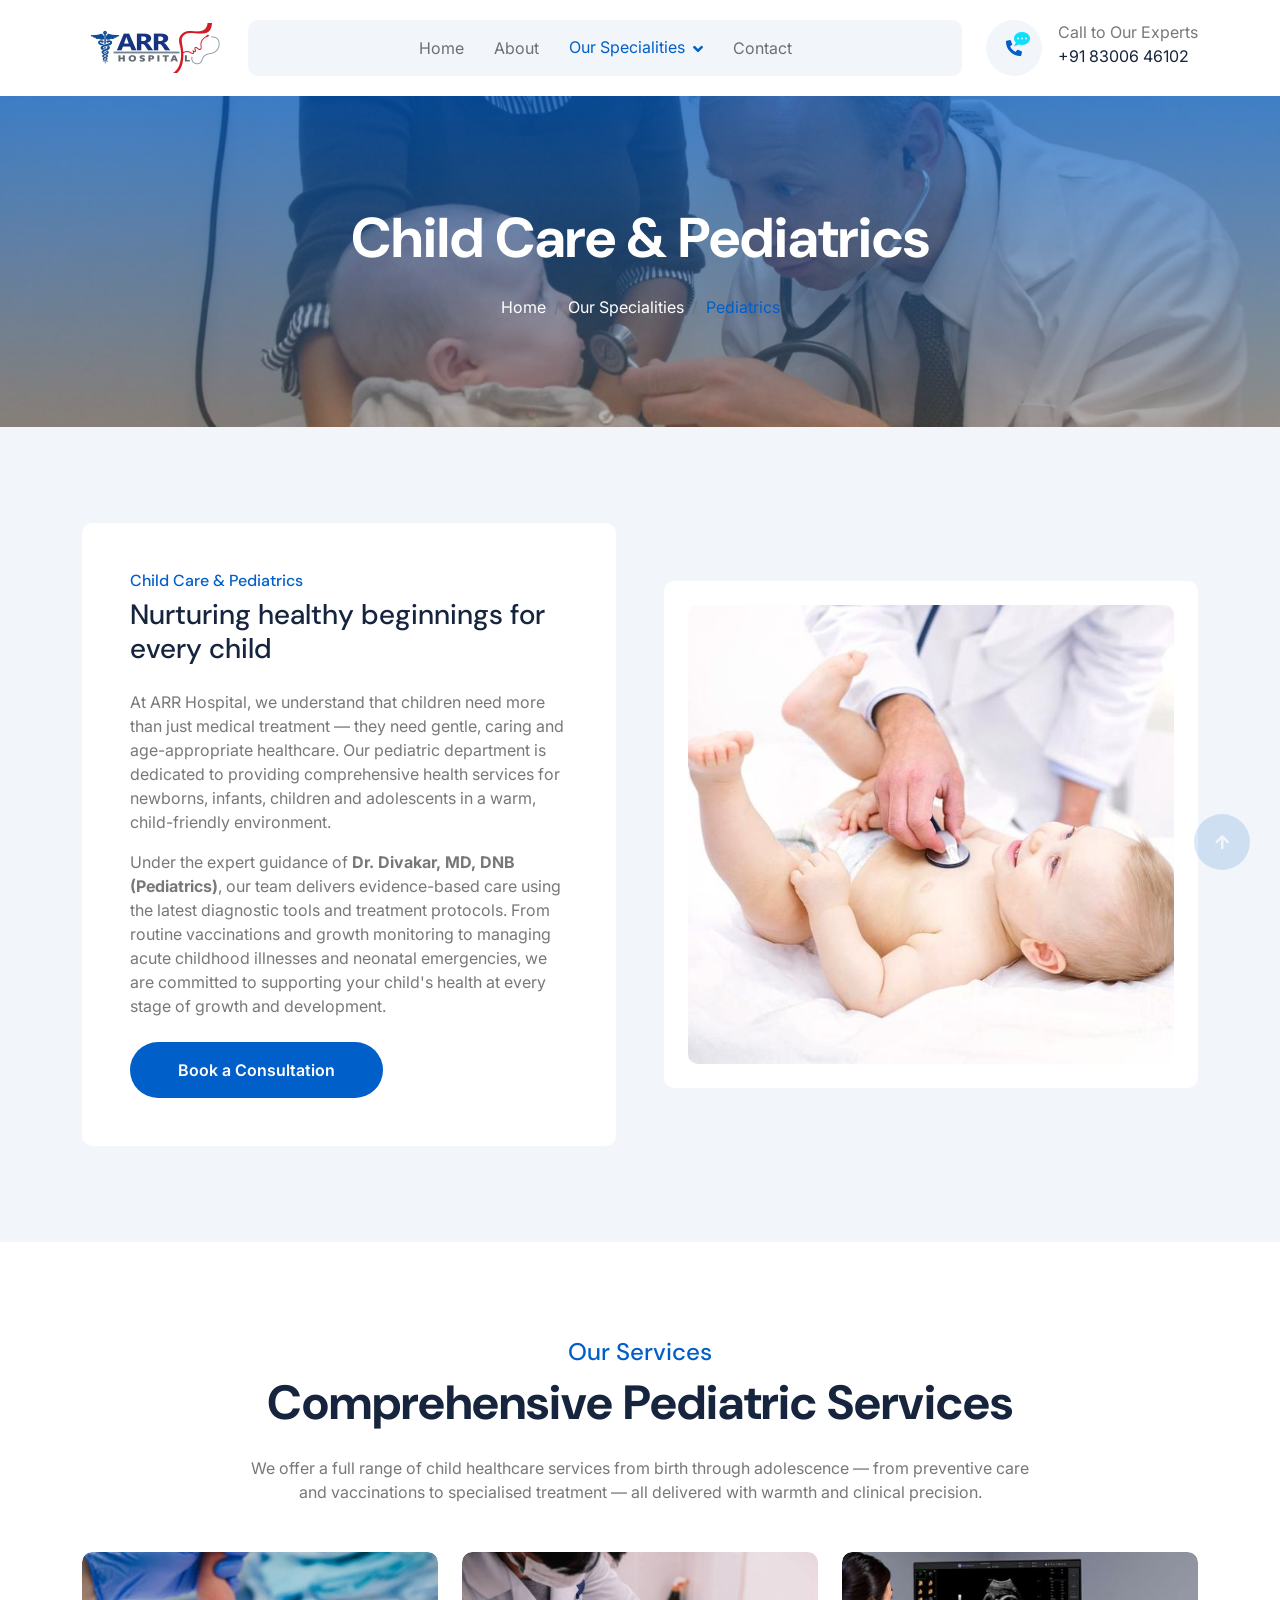
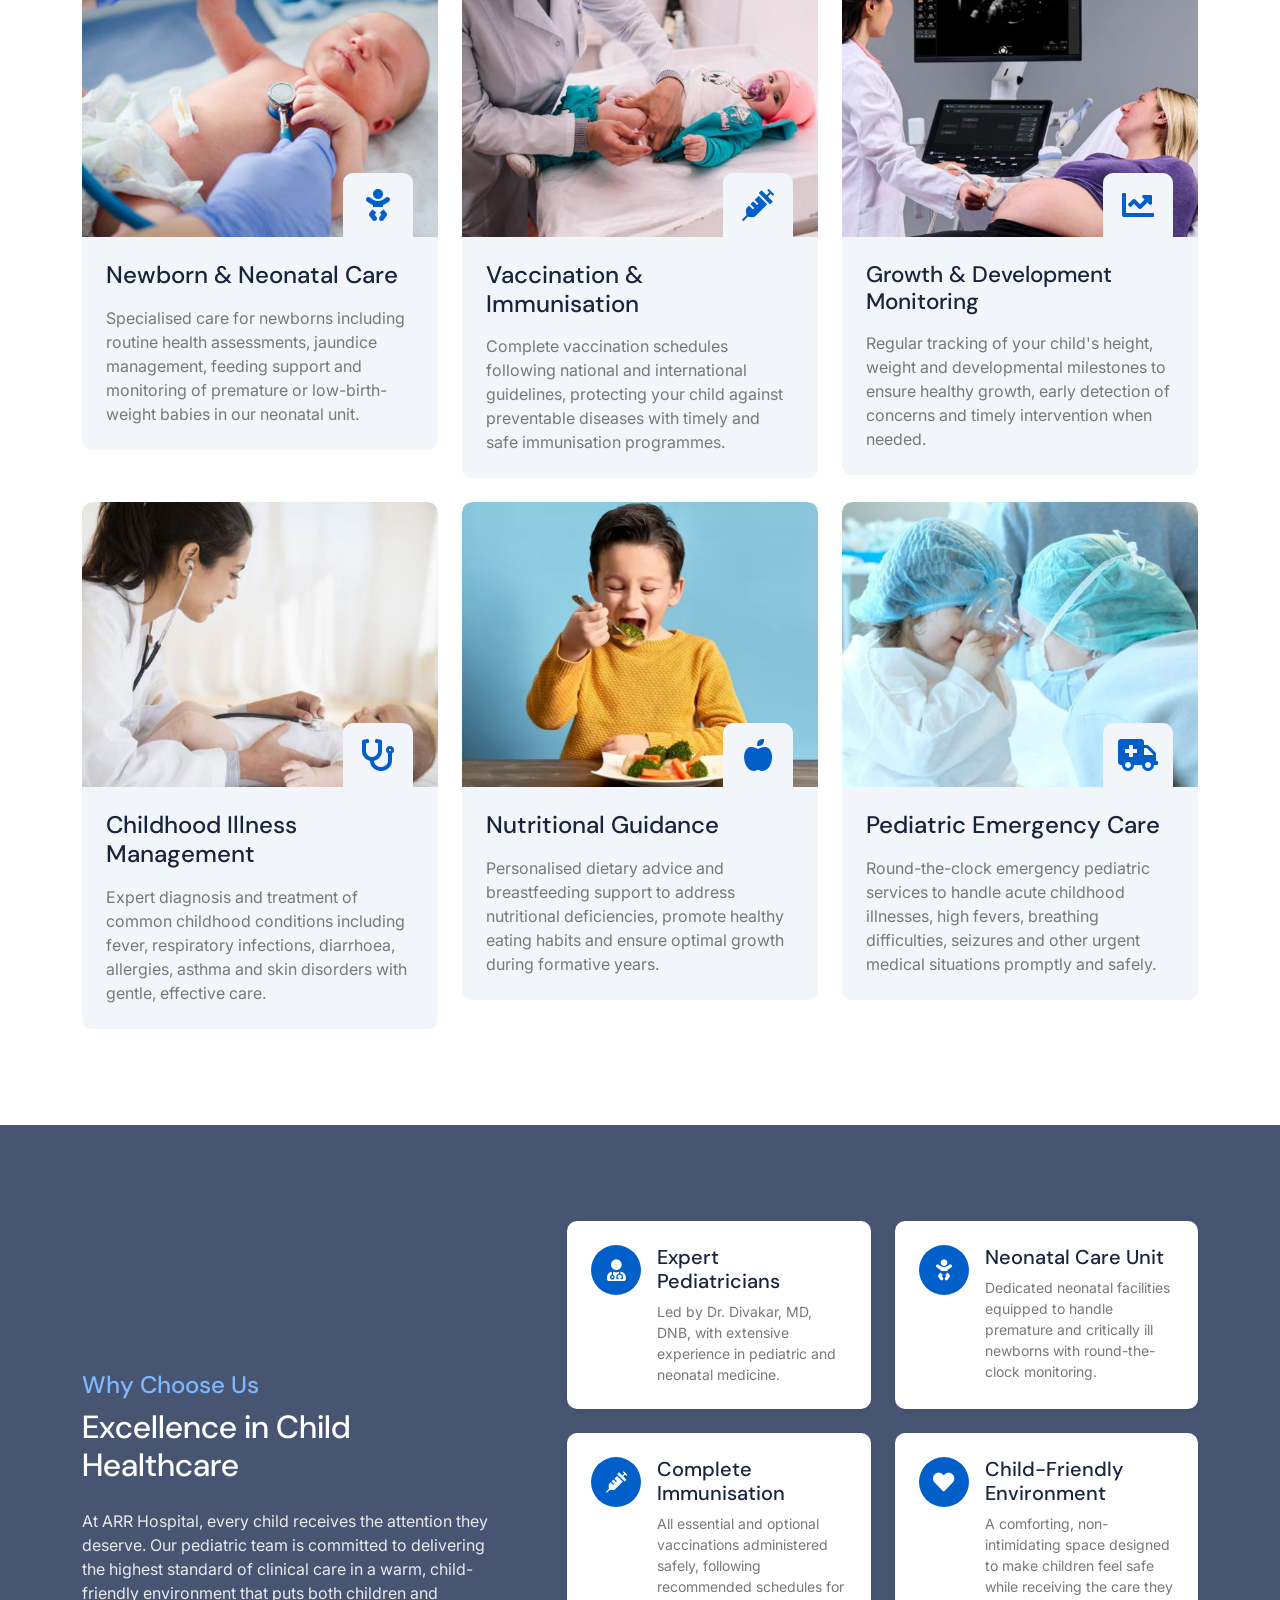
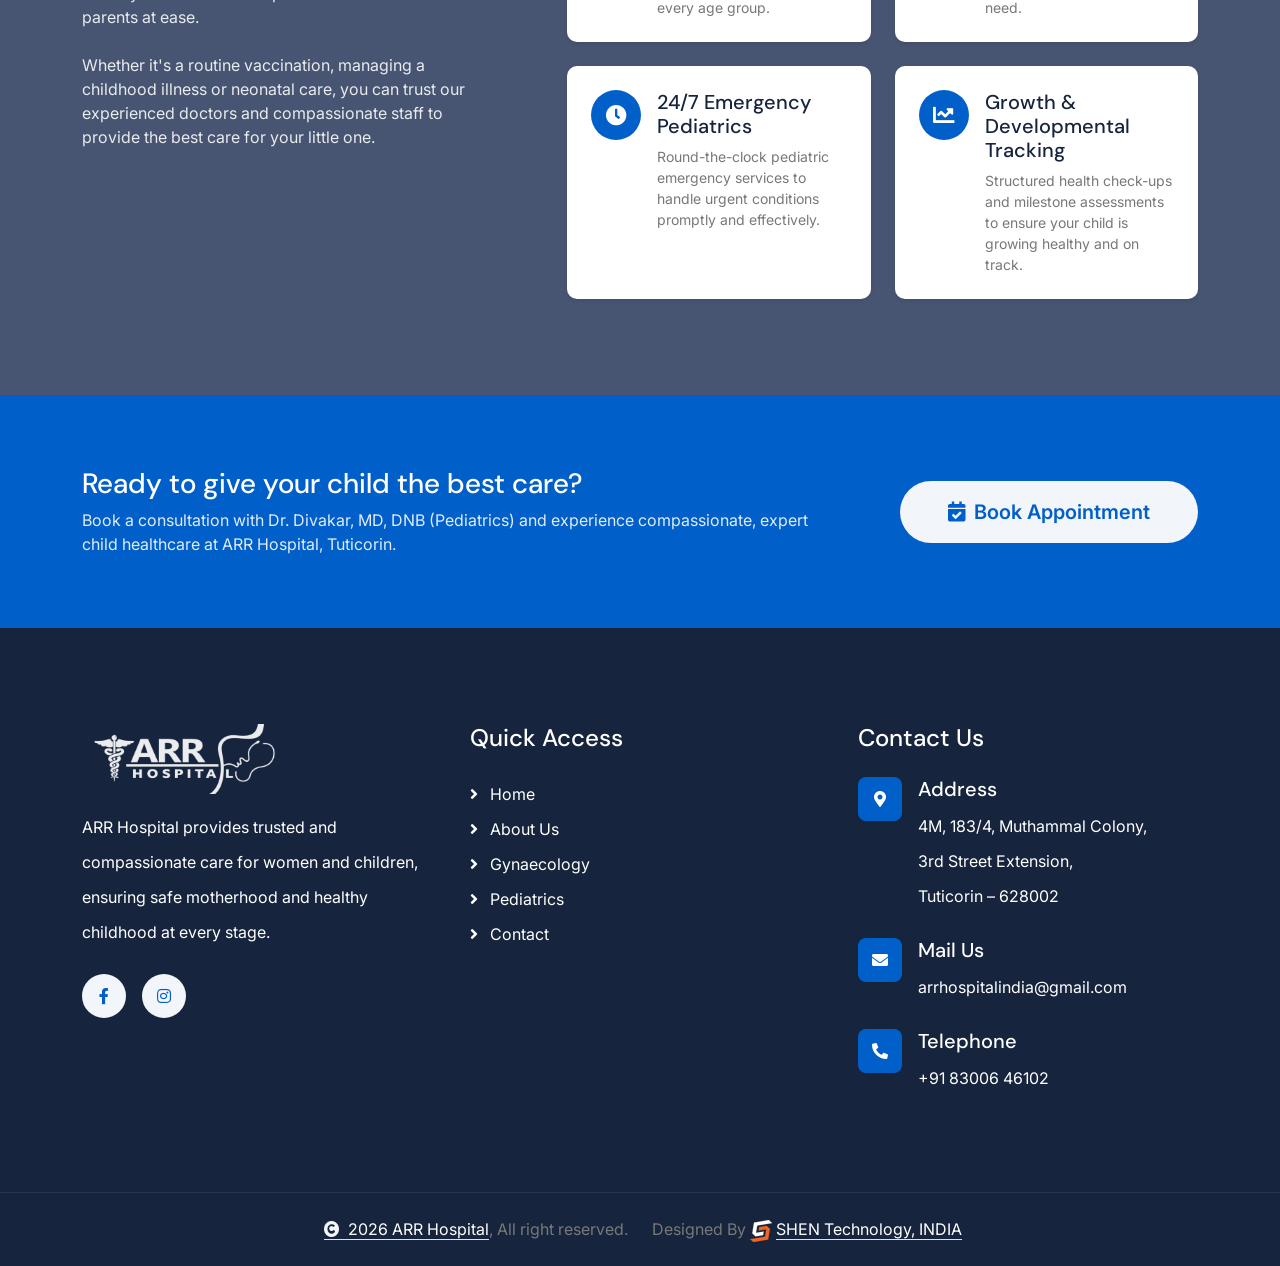
<file: pediatrics.html>
<!DOCTYPE html>
<html lang="en">

<head>
    <meta charset="utf-8">
    <title>Child Care & Pediatrics – ARR Hospital, Tuticorin</title>
    <meta content="width=device-width, initial-scale=1.0" name="viewport">
    <meta name="keywords"
        content="Pediatrics, Child Care, ARR Hospital, Tuticorin, Newborn Care, Vaccination, Neonatal, Pediatrician">
    <meta name="description"
        content="ARR Hospital offers expert pediatric and child care services in Tuticorin, including newborn care, vaccinations, growth monitoring and 24/7 pediatric support.">

    <!-- Favicon -->
    <link rel="icon" type="image/png" href="img/Arr hospital favicon.png">
    <link rel="apple-touch-icon" href="img/Arr hospital favicon.png">

    <!-- Google Web Fonts -->
    <link rel="preconnect" href="https://fonts.googleapis.com">
    <link rel="preconnect" href="https://fonts.gstatic.com" crossorigin>
    <link
        href="https://fonts.googleapis.com/css2?family=DM+Sans:ital,opsz,wght@0,9..40,100..1000;1,9..40,100..1000&family=Inter:slnt,wght@-10..0,100..900&display=swap"
        rel="stylesheet">

    <!-- Icon Font Stylesheet -->
    <link rel="stylesheet" href="https://use.fontawesome.com/releases/v5.15.4/css/all.css" />
    <link href="https://cdn.jsdelivr.net/npm/bootstrap-icons@1.4.1/font/bootstrap-icons.css" rel="stylesheet">

    <!-- Libraries Stylesheet -->
    <link rel="stylesheet" href="lib/animate/animate.min.css" />
    <link href="lib/lightbox/css/lightbox.min.css" rel="stylesheet">
    <link href="lib/owlcarousel/assets/owl.carousel.min.css" rel="stylesheet">

    <!-- Customized Bootstrap Stylesheet -->
    <link href="css/bootstrap.min.css" rel="stylesheet">

    <!-- Template Stylesheet -->
    <link href="css/style.css" rel="stylesheet">
    <style>
        .bg-breadcrumb {
            position: relative;
            overflow: hidden;
            background: linear-gradient(rgba(1, 95, 201, 0.7), rgba(105, 105, 105, 0.5)), url(./img/pediatrics-banner.jpg);
            background-position: center center;
            background-repeat: no-repeat;
            background-size: cover;
            padding: 60px 0 60px 0;
            transition: 0.5s;
        }
    </style>
</head>

<body>

    <!-- Spinner Start -->
    <div id="spinner"
        class="show bg-white position-fixed translate-middle w-100 vh-100 top-50 start-50 d-flex align-items-center justify-content-center">
        <div class="spinner-border text-primary" style="width: 3rem; height: 3rem;" role="status">
            <span class="sr-only">Loading...</span>
        </div>
    </div>
    <!-- Spinner End -->


    <!-- Navbar & Hero Start -->
    <div class="container-fluid nav-bar px-0 px-lg-4 py-lg-0">
        <div class="container">
            <nav class="navbar navbar-expand-lg navbar-light">
                <a href="index.html" class="navbar-brand p-0"><img src="img/ARR Hospital - Tuticorin.png"
                        alt="ARR Hospital Logo" class="navbar-logo"></a>
                <button class="navbar-toggler" type="button" data-bs-toggle="collapse" data-bs-target="#navbarCollapse">
                    <span class="fa fa-bars"></span>
                </button>
                <div class="collapse navbar-collapse" id="navbarCollapse">
                    <div class="navbar-nav mx-0 mx-lg-auto">
                        <a href="index.html" class="nav-item nav-link">Home</a>
                        <a href="about.html" class="nav-item nav-link">About</a>
                        <div class="nav-item dropdown active">
                            <a href="#" class="nav-link" data-bs-toggle="dropdown">
                                <span class="dropdown-toggle">Our Specialities</span>
                            </a>
                            <div class="dropdown-menu">
                                <a href="gynaecology.html" class="dropdown-item">Gynaecology</a>
                                <a href="pediatrics.html" class="dropdown-item active">Pediatrics</a>
                            </div>
                        </div>
                        <a href="contact.html" class="nav-item nav-link">Contact</a>
                    </div>
                </div>
                <div class="d-none d-xl-flex flex-shrink-0 ps-4">
                    <a href="tel:+918300646102"
                        class="btn btn-light btn-lg-square rounded-circle position-relative wow tada"
                        data-wow-delay=".9s">
                        <i class="fa fa-phone-alt"></i>
                        <div class="position-absolute" style="top: 7px; right: 12px;">
                            <span><i class="fa fa-comment-dots text-secondary"></i></span>
                        </div>
                    </a>
                    <div class="d-flex flex-column ms-3">
                        <span>Call to Our Experts</span>
                        <a href="tel:+918300646102"><span class="text-dark">+91 83006 46102</span></a>
                    </div>
                </div>
            </nav>
        </div>
    </div>
    <!-- Navbar & Hero End -->


    <!-- Page Header / Breadcrumb Start -->
    <div class="container-fluid bg-breadcrumb">
        <div class="container text-center py-5" style="max-width: 900px;">
            <h4 class="text-white display-4 mb-4 wow fadeInDown" data-wow-delay="0.1s">Child Care & Pediatrics</h4>
            <ol class="breadcrumb d-flex justify-content-center mb-0 wow fadeInDown" data-wow-delay="0.3s">
                <li class="breadcrumb-item"><a href="index.html">Home</a></li>
                <li class="breadcrumb-item"><a href="#">Our Specialities</a></li>
                <li class="breadcrumb-item active text-primary">Pediatrics</li>
            </ol>
        </div>
    </div>
    <!-- Page Header End -->


    <!-- Intro / About Section Start -->
    <div class="container-fluid bg-light about py-5">
        <div class="container py-5">
            <div class="row g-5 align-items-center">

                <!-- Left: Text Content -->
                <div class="col-xl-6 wow fadeInLeft" data-wow-delay="0.2s">
                    <div class="about-item-content bg-white rounded p-5 h-100">
                        <h6 class="text-primary">Child Care & Pediatrics</h6>
                        <h3 class="mb-4">Nurturing healthy beginnings for every child</h3>
                        <p>
                            At ARR Hospital, we understand that children need more than just medical treatment — they
                            need gentle, caring and age-appropriate healthcare. Our pediatric department is dedicated to
                            providing comprehensive health services for newborns, infants, children and adolescents in a
                            warm, child-friendly environment.
                        </p>
                        <p>
                            Under the expert guidance of <strong>Dr. Divakar, MD, DNB (Pediatrics)</strong>, our team
                            delivers evidence-based care using the latest diagnostic tools and treatment protocols. From
                            routine vaccinations and growth monitoring to managing acute childhood illnesses and
                            neonatal emergencies, we are committed to supporting your child's health at every stage of
                            growth and development.
                        </p>
                        <a class="btn btn-primary rounded-pill py-3 px-5 mt-2" href="contact.html">Book a
                            Consultation</a>
                    </div>
                </div>

                <!-- Right: Image -->
                <div class="col-xl-6 wow fadeInRight" data-wow-delay="0.2s">
                    <div class="bg-white rounded p-4 h-100 d-flex align-items-center">
                        <img src="img/pediatrician.jpg" class="img-fluid rounded w-100"
                            alt="Child Care & Pediatrics at ARR Hospital">
                    </div>
                </div>

            </div>
        </div>
    </div>
    <!-- Intro / About Section End -->


    <!-- Our Services Section Start -->
    <div class="container-fluid service py-5">
        <div class="container py-5">
            <div class="text-center mx-auto pb-5 wow fadeInUp" data-wow-delay="0.2s" style="max-width: 800px;">
                <h4 class="text-primary">Our Services</h4>
                <h1 class="display-5 mb-4">Comprehensive Pediatric Services</h1>
                <p class="mb-0">
                    We offer a full range of child healthcare services from birth through adolescence — from preventive
                    care and vaccinations to specialised treatment — all delivered with warmth and clinical precision.
                </p>
            </div>
            <div class="row g-4 justify-content-center">

                <!-- Service 1 -->
                <div class="col-md-6 col-lg-4 wow fadeInUp" data-wow-delay="0.2s">
                    <div class="service-item">
                        <div class="service-img">
                            <img src="img/Neonatal Care.jpg" class="img-fluid rounded-top w-100"
                                alt="Newborn & Neonatal Care">
                            <div class="service-icon p-3">
                                <i class="fa fa-baby fa-2x"></i>
                            </div>
                        </div>
                        <div class="service-content p-4">
                            <div class="service-content-inner">
                                <a href="#" class="d-inline-block h4 mb-3">Newborn & Neonatal Care</a>
                                <p class="mb-0">
                                    Specialised care for newborns including routine health assessments, jaundice
                                    management, feeding support and monitoring of premature or low-birth-weight babies
                                    in our neonatal unit.
                                </p>
                            </div>
                        </div>
                    </div>
                </div>

                <!-- Service 2 -->
                <div class="col-md-6 col-lg-4 wow fadeInUp" data-wow-delay="0.3s">
                    <div class="service-item">
                        <div class="service-img">
                            <img src="img/Vaccination & Immunisation.jpg" class="img-fluid rounded-top w-100"
                                alt="Vaccination & Immunisation">
                            <div class="service-icon p-3">
                                <i class="fa fa-syringe fa-2x"></i>
                            </div>
                        </div>
                        <div class="service-content p-4">
                            <div class="service-content-inner">
                                <a href="#" class="d-inline-block h4 mb-3">Vaccination & Immunisation</a>
                                <p class="mb-0">
                                    Complete vaccination schedules following national and international guidelines,
                                    protecting your child against preventable diseases with timely and safe immunisation
                                    programmes.
                                </p>
                            </div>
                        </div>
                    </div>
                </div>

                <!-- Service 3 -->
                <div class="col-md-6 col-lg-4 wow fadeInUp" data-wow-delay="0.4s">
                    <div class="service-item">
                        <div class="service-img">
                            <img src="img/Fetal Growth Monitoring.jpg" class="img-fluid rounded-top w-100"
                                alt="Growth & Development Monitoring">
                            <div class="service-icon p-3">
                                <i class="fa fa-chart-line fa-2x"></i>
                            </div>
                        </div>
                        <div class="service-content p-4">
                            <div class="service-content-inner">
                                <a href="#" class="d-inline-block h4 mb-3" style="font-size: 22.5px;">Growth &
                                    Development Monitoring</a>
                                <p class="mb-0">
                                    Regular tracking of your child's height, weight and developmental milestones to
                                    ensure healthy growth, early detection of concerns and timely intervention when
                                    needed.
                                </p>
                            </div>
                        </div>
                    </div>
                </div>

                <!-- Service 4 -->
                <div class="col-md-6 col-lg-4 wow fadeInUp" data-wow-delay="0.2s">
                    <div class="service-item">
                        <div class="service-img">
                            <img src="img/Childhood Illness Management.jpg" class="img-fluid rounded-top w-100"
                                alt="Childhood Illness Management">
                            <div class="service-icon p-3">
                                <i class="fa fa-stethoscope fa-2x"></i>
                            </div>
                        </div>
                        <div class="service-content p-4">
                            <div class="service-content-inner">
                                <a href="#" class="d-inline-block h4 mb-3">Childhood Illness Management</a>
                                <p class="mb-0">
                                    Expert diagnosis and treatment of common childhood conditions including fever,
                                    respiratory infections, diarrhoea, allergies, asthma and skin disorders with gentle,
                                    effective care.
                                </p>
                            </div>
                        </div>
                    </div>
                </div>

                <!-- Service 5 -->
                <div class="col-md-6 col-lg-4 wow fadeInUp" data-wow-delay="0.3s">
                    <div class="service-item">
                        <div class="service-img">
                            <img src="img/Nutritional Guidance.jpg" class="img-fluid rounded-top w-100"
                                alt="Nutritional Guidance">
                            <div class="service-icon p-3">
                                <i class="fa fa-apple-alt fa-2x"></i>
                            </div>
                        </div>
                        <div class="service-content p-4">
                            <div class="service-content-inner">
                                <a href="#" class="d-inline-block h4 mb-3">Nutritional Guidance</a>
                                <p class="mb-0">
                                    Personalised dietary advice and breastfeeding support to address nutritional
                                    deficiencies, promote healthy eating habits and ensure optimal growth during
                                    formative years.
                                </p>
                            </div>
                        </div>
                    </div>
                </div>

                <!-- Service 6 -->
                <div class="col-md-6 col-lg-4 wow fadeInUp" data-wow-delay="0.4s">
                    <div class="service-item">
                        <div class="service-img">
                            <img src="img/Pediatric Emergency Care.jpg" class="img-fluid rounded-top w-100"
                                alt="Pediatric Emergency Care">
                            <div class="service-icon p-3">
                                <i class="fa fa-ambulance fa-2x"></i>
                            </div>
                        </div>
                        <div class="service-content p-4">
                            <div class="service-content-inner">
                                <a href="#" class="d-inline-block h4 mb-3">Pediatric Emergency Care</a>
                                <p class="mb-0">
                                    Round-the-clock emergency pediatric services to handle acute childhood illnesses,
                                    high fevers, breathing difficulties, seizures and other urgent medical situations
                                    promptly and safely.
                                </p>
                            </div>
                        </div>
                    </div>
                </div>

            </div>
        </div>
    </div>
    <!-- Our Services Section End -->


    <!-- Excellence / Why Choose Us Start -->
    <div class="container-fluid py-5"
        style="position: relative; background: url('img/Picture 5.jpeg') center center / cover no-repeat fixed; background-attachment: fixed;">
        <!-- Dark overlay for readability -->
        <div
            style="position: absolute; top: 0; left: 0; width: 100%; height: 100%; background: rgba(0, 20, 60, 0.72); z-index: 0;">
        </div>
        <div style="position: relative; z-index: 1;">
            <div class="container py-5">
                <div class="row g-5 align-items-center">

                    <!-- Left: Heading & Intro -->
                    <div class="col-lg-5 wow fadeInLeft" data-wow-delay="0.2s">
                        <div class="pe-lg-4">
                            <h4 style="color: #7eb8ff;">Why Choose Us</h4>
                            <h2 class="mb-4 text-white">Excellence in Child Healthcare</h2>
                            <p class="mb-4 text-white" style="opacity: 0.88;">
                                At ARR Hospital, every child receives the attention they deserve. Our pediatric team is
                                committed to delivering the highest standard of clinical care in a warm, child-friendly
                                environment that puts both children and parents at ease.
                            </p>
                            <p class="mb-0 text-white" style="opacity: 0.88;">
                                Whether it's a routine vaccination, managing a childhood illness or neonatal care, you
                                can trust our experienced doctors and compassionate staff to provide the best care for
                                your little one.
                            </p>
                        </div>
                    </div>

                    <!-- Right: Feature Cards -->
                    <div class="col-lg-7 wow fadeInRight" data-wow-delay="0.3s">
                        <div class="row g-4">

                            <div class="col-sm-6">
                                <div class="bg-white rounded p-4 h-100 shadow-sm">
                                    <div class="d-flex align-items-start">
                                        <div class="flex-shrink-0 me-3">
                                            <div class="btn-md-square bg-primary rounded-circle d-flex align-items-center justify-content-center"
                                                style="width:50px;height:50px;">
                                                <i class="fa fa-user-md text-white fa-lg"></i>
                                            </div>
                                        </div>
                                        <div>
                                            <h5 class="mb-2">Expert Pediatricians</h5>
                                            <p class="mb-0 small">Led by Dr. Divakar, MD, DNB, with extensive experience
                                                in pediatric and neonatal medicine.</p>
                                        </div>
                                    </div>
                                </div>
                            </div>

                            <div class="col-sm-6">
                                <div class="bg-white rounded p-4 h-100 shadow-sm">
                                    <div class="d-flex align-items-start">
                                        <div class="flex-shrink-0 me-3">
                                            <div class="btn-md-square bg-primary rounded-circle d-flex align-items-center justify-content-center"
                                                style="width:50px;height:50px;">
                                                <i class="fa fa-baby text-white fa-lg"></i>
                                            </div>
                                        </div>
                                        <div>
                                            <h5 class="mb-2">Neonatal Care Unit</h5>
                                            <p class="mb-0 small">Dedicated neonatal facilities equipped to handle
                                                premature and critically ill newborns with round-the-clock monitoring.
                                            </p>
                                        </div>
                                    </div>
                                </div>
                            </div>

                            <div class="col-sm-6">
                                <div class="bg-white rounded p-4 h-100 shadow-sm">
                                    <div class="d-flex align-items-start">
                                        <div class="flex-shrink-0 me-3">
                                            <div class="btn-md-square bg-primary rounded-circle d-flex align-items-center justify-content-center"
                                                style="width:50px;height:50px;">
                                                <i class="fa fa-syringe text-white fa-lg"></i>
                                            </div>
                                        </div>
                                        <div>
                                            <h5 class="mb-2">Complete Immunisation</h5>
                                            <p class="mb-0 small">All essential and optional vaccinations administered
                                                safely, following recommended schedules for every age group.</p>
                                        </div>
                                    </div>
                                </div>
                            </div>

                            <div class="col-sm-6">
                                <div class="bg-white rounded p-4 h-100 shadow-sm">
                                    <div class="d-flex align-items-start">
                                        <div class="flex-shrink-0 me-3">
                                            <div class="btn-md-square bg-primary rounded-circle d-flex align-items-center justify-content-center"
                                                style="width:50px;height:50px;">
                                                <i class="fa fa-heart text-white fa-lg"></i>
                                            </div>
                                        </div>
                                        <div>
                                            <h5 class="mb-2">Child-Friendly Environment</h5>
                                            <p class="mb-0 small">A comforting, non-intimidating space designed to make
                                                children feel safe while receiving the care they need.</p>
                                        </div>
                                    </div>
                                </div>
                            </div>

                            <div class="col-sm-6">
                                <div class="bg-white rounded p-4 h-100 shadow-sm">
                                    <div class="d-flex align-items-start">
                                        <div class="flex-shrink-0 me-3">
                                            <div class="btn-md-square bg-primary rounded-circle d-flex align-items-center justify-content-center"
                                                style="width:50px;height:50px;">
                                                <i class="fa fa-clock text-white fa-lg"></i>
                                            </div>
                                        </div>
                                        <div>
                                            <h5 class="mb-2">24/7 Emergency Pediatrics</h5>
                                            <p class="mb-0 small">Round-the-clock pediatric emergency services to handle
                                                urgent conditions promptly and effectively.</p>
                                        </div>
                                    </div>
                                </div>
                            </div>

                            <div class="col-sm-6">
                                <div class="bg-white rounded p-4 h-100 shadow-sm">
                                    <div class="d-flex align-items-start">
                                        <div class="flex-shrink-0 me-3">
                                            <div class="btn-md-square bg-primary rounded-circle d-flex align-items-center justify-content-center"
                                                style="width:50px;height:50px;">
                                                <i class="fa fa-chart-line text-white fa-lg"></i>
                                            </div>
                                        </div>
                                        <div>
                                            <h5 class="mb-2">Growth & Developmental Tracking</h5>
                                            <p class="mb-0 small">Structured health check-ups and milestone assessments
                                                to ensure your child is growing healthy and on track.</p>
                                        </div>
                                    </div>
                                </div>
                            </div>

                        </div>
                    </div>

                </div>
            </div>
        </div>
    </div>
    <!-- Excellence / Why Choose Us End -->


    <!-- CTA Banner Start -->
    <div class="container-fluid bg-primary py-5 wow fadeIn" data-wow-delay="0.2s">
        <div class="container py-4">
            <div class="row g-4 align-items-center justify-content-between">
                <div class="col-lg-8 wow fadeInLeft" data-wow-delay="0.3s">
                    <h3 class="text-white mb-2">Ready to give your child the best care?</h3>
                    <p class="text-white mb-0" style="opacity: 0.88;">
                        Book a consultation with Dr. Divakar, MD, DNB (Pediatrics) and experience compassionate, expert
                        child healthcare at ARR Hospital, Tuticorin.
                    </p>
                </div>
                <div class="col-lg-4 text-lg-end wow fadeInRight" data-wow-delay="0.4s">
                    <a href="contact.html" class="btn btn-light btn-lg rounded-pill px-5 py-3 fw-semibold">
                        <i class="fa fa-calendar-check me-2"></i>Book Appointment
                    </a>
                </div>
            </div>
        </div>
    </div>
    <!-- CTA Banner End -->


    <!-- Footer Start -->
    <div class="container-fluid footer py-5 wow fadeIn" data-wow-delay="0.2s">
        <div class="container py-5">
            <div class="row g-5">
                <!-- Column 1: About -->
                <div class="col-md-6 col-lg-4">
                    <div class="footer-item">
                        <a href="index.html" class="p-0 d-inline-block mb-3"><img src="img/ARR Hospital - Tuticorin.png"
                                alt="ARR Hospital Logo" class="footer-logo"></a>
                        <p class="text-white mb-4">
                            ARR Hospital provides trusted and compassionate care for women and children, ensuring safe
                            motherhood and healthy childhood at every stage.
                        </p>
                        <div class="footer-btn d-flex">
                            <a class="btn btn-md-square rounded-circle me-3" href="https://www.facebook.com/p/ARR-Hospital-100064145854622/"><i
                                    class="fab fa-facebook-f"></i></a>

                            <a class="btn btn-md-square rounded-circle me-3" href="https://instagram.com/#arrhospital"><i
                                    class="fab fa-instagram"></i></a>

                        </div>
                    </div>
                </div>
                <!-- Column 2: Quick Links -->
                <div class="col-md-6 col-lg-4">
                    <div class="footer-item">
                        <h4 class="text-white mb-4">Quick Access</h4>
                        <a href="index.html"><i class="fas fa-angle-right me-2"></i> Home</a>
                        <a href="about.html"><i class="fas fa-angle-right me-2"></i> About Us</a>
                        <a href="gynaecology.html"><i class="fas fa-angle-right me-2"></i> Gynaecology</a>
                        <a href="pediatrics.html"><i class="fas fa-angle-right me-2"></i> Pediatrics</a>
                        <a href="contact.html"><i class="fas fa-angle-right me-2"></i> Contact</a>
                    </div>
                </div>
                <!-- Column 3: Contact Details -->
                <div class="col-md-6 col-lg-4">
                    <div class="footer-item">
                        <h4 class="text-white mb-4">Contact Us</h4>
                        <div class="d-flex mb-4">
                            <div class="footer-contact-icon bg-primary text-white me-3 flex-shrink-0">
                                <i class="fas fa-map-marker-alt"></i>
                            </div>
                            <div>
                                <h5 class="text-white">Address</h5>
                                <p class="mb-0">4M, 183/4, Muthammal Colony,<br>
                                    3rd Street Extension,<br>
                                    Tuticorin – 628002</p>
                            </div>
                        </div>
                        <div class="d-flex mb-4">
                            <div class="footer-contact-icon bg-primary text-white me-3 flex-shrink-0">
                                <i class="fas fa-envelope"></i>
                            </div>
                            <div>
                                <h5 class="text-white">Mail Us</h5>
                                <p class="mb-0">arrhospitalindia@gmail.com</p>
                            </div>
                        </div>
                        <div class="d-flex">
                            <div class="footer-contact-icon bg-primary text-white me-3 flex-shrink-0">
                                <i class="fa fa-phone-alt"></i>
                            </div>
                            <div>
                                <h5 class="text-white">Telephone</h5>
                                <p class="mb-0">+91 83006 46102</p>
                            </div>
                        </div>
                    </div>
                </div>
            </div>
        </div>
    </div>
    <!-- Footer End -->

    <!-- Copyright Start -->
    <div class="container-fluid copyright py-4">
        <div class="container">
            <div class="row g-4 align-items-center">
                <div class="col-md-6 text-center text-md-end mb-md-0">
                    <span class="text-body"><a href="#" class="border-bottom text-white"><i
                                class="fas fa-copyright text-light me-2"></i>2026 ARR Hospital</a>, All right
                        reserved.</span>
                </div>
                <div class="col-md-6 text-center text-md-start text-body">
                    Designed By <img src="img/shen-admin-bar-logo.png"> <a class="border-bottom text-white"
                        href="https://shentechnology.com/">SHEN Technology, INDIA</a>
                </div>
            </div>
        </div>
    </div>
    <!-- Copyright End -->


    <!-- Back to Top -->
    <a href="#" class="btn btn-primary btn-lg-square rounded-circle back-to-top"><i class="fa fa-arrow-up"></i></a>


    <!-- JavaScript Libraries -->
    <script src="https://ajax.googleapis.com/ajax/libs/jquery/3.6.4/jquery.min.js"></script>
    <script src="https://cdn.jsdelivr.net/npm/bootstrap@5.0.0/dist/js/bootstrap.bundle.min.js"></script>
    <script src="lib/wow/wow.min.js"></script>
    <script src="lib/easing/easing.min.js"></script>
    <script src="lib/waypoints/waypoints.min.js"></script>
    <script src="lib/counterup/counterup.min.js"></script>
    <script src="lib/lightbox/js/lightbox.min.js"></script>
    <script src="lib/owlcarousel/owl.carousel.min.js"></script>

    <!-- Template Javascript -->
    <script src="js/main.js"></script>
</body>

</html>
</file>
<file: css/style.css>
/*** Spinner Start ***/
#spinner {
    opacity: 0;
    visibility: hidden;
    transition: opacity .5s ease-out, visibility 0s linear .5s;
    z-index: 99999;
}

#spinner.show {
    transition: opacity .5s ease-out, visibility 0s linear 0s;
    visibility: visible;
    opacity: 1;
}
/*** Spinner End ***/

.back-to-top {
    position: fixed;
    right: 30px;
    bottom: 30px;
    transition: 0.5s;
    z-index: 99;
}


/*** Button Start ***/
.btn {
    font-weight: 600;
    transition: .5s;
}

.btn-square {
    width: 32px;
    height: 32px;
}

.btn-sm-square {
    width: 34px;
    height: 34px;
}

.btn-md-square {
    width: 44px;
    height: 44px;
}

.btn-lg-square {
    width: 56px;
    height: 56px;
}

.btn-xl-square {
    width: 66px;
    height: 66px;
}

.btn-square,
.btn-sm-square,
.btn-md-square,
.btn-lg-square,
.btn-xl-square {
    padding: 0;
    display: flex;
    align-items: center;
    justify-content: center;
    font-weight: normal;
}

.btn.btn-primary {
    color: var(--bs-white);
    border: none;
}

.btn.btn-primary:hover {
    background: var(--bs-dark);
    color: var(--bs-white);
}

.btn.btn-light {
    color: var(--bs-primary);
    border: none;
}

.btn.btn-light:hover {
    color: var(--bs-white);
    background: var(--bs-dark);
}

.btn.btn-dark {
    color: var(--bs-white);
    border: none;
}

.btn.btn-dark:hover {
    color: var(--bs-primary);
    background: var(--bs-light);
}


/*** Topbar Start ***/ 
.topbar .dropdown-toggle::after {
    border: none;
    content: "\f107";
    font-family: "Font Awesome 5 Free";
    font-weight: 600;
    vertical-align: middle;
    margin-left: 8px;
    color: var(--bs-primary);
}

.topbar .dropdown .dropdown-menu a:hover {
    background: var(--bs-primary);
    color: var(--bs-white);
}

.topbar .dropdown .dropdown-menu {
    transform: rotateX(0deg);
    visibility: visible;
    background: var(--bs-light);
    padding-top: 10px;
    border: 0;
    transition: .5s;
    opacity: 1;
}
/*** Topbar End ***/


/*** Navbar Start ***/
.nav-bar {
    background: var(--bs-white);
    transition: 1s;
}

.navbar-light .navbar-brand img {
    max-height: 60px;
    transition: .5s;
}

.nav-bar .navbar-light .navbar-brand img {
    max-height: 50px;
}

/* Header logo — full color */
.navbar-logo {
    max-height: 70px;
    width: auto;
    display: block;
    filter: none;
}

/* Footer logo — converted to white via CSS filter */
.footer-logo {
    max-height: 70px;
    width: auto;
    display: block;
    filter: brightness(0) invert(1);
    opacity: 0.92;
    transition: opacity 0.3s ease;
}

.footer-logo:hover {
    opacity: 1;
}

.navbar .navbar-nav .nav-item .nav-link {
    padding: 0;
}

.navbar .navbar-nav .nav-item {
    display: flex;
    align-items: center;
    padding: 15px;
}

.navbar-light .navbar-nav .nav-item:hover,
.navbar-light .navbar-nav .nav-item.active,
.navbar-light .navbar-nav .nav-item:hover .nav-link,
.navbar-light .navbar-nav .nav-item.active .nav-link {
    color: var(--bs-primary);
}

@media (max-width: 991px) {
    .navbar {
        padding: 20px 0;
    }

    .navbar .navbar-nav .nav-link {
        padding: 0;
    }

    .navbar .navbar-nav .nav-item {
        display: flex;
        padding: 20px;
        flex-direction: column;
        justify-content: start;
        align-items: start;
    }

    .navbar .navbar-nav .nav-btn {
        display: flex;
        justify-content: start;
    }

    .navbar .navbar-nav {
        width: 100%;
        display: flex;
        margin-top: 20px;
        padding-bottom: 20px;
        background: var(--bs-light);
        border-radius: 10px;
    }

    .navbar.navbar-expand-lg .navbar-toggler {
        padding: 8px 15px;
        border: 1px solid var(--bs-primary);
        color: var(--bs-primary);
    }
}

.navbar .dropdown-toggle::after {
    border: none;
    content: "\f107";
    font-family: "Font Awesome 5 Free";
    font-weight: 600;
    vertical-align: middle;
    margin-left: 8px;
}

.dropdown .dropdown-menu .dropdown-item:hover {
    background: var(--bs-primary);
    color: var(--bs-white);
}

@media (min-width: 992px) {
    .navbar {
        padding: 20px 0;
    }

    .navbar .nav-btn {
        display: flex;
        align-items: center;
        justify-content: end;
    }

    .navbar .navbar-nav {
        width: 100%;
        display: flex;
        justify-content: center;
        align-items: center;
        background: var(--bs-light);
        border-radius: 10px;
    }

    .navbar .navbar-nav .nav-btn {
        width: 100%;
        display: flex;
        margin-left: auto;
    }

    .navbar .nav-item .dropdown-menu {
        display: block;
        visibility: hidden;
        top: 100%;
        transform: rotateX(-75deg);
        transform-origin: 0% 0%;
        border: 0;
        border-radius: 10px;
        transition: .5s;
        opacity: 0;
    }

    .navbar .nav-item:hover .dropdown-menu {
        transform: rotateX(0deg);
        visibility: visible;
        margin-top: 20px;
        background: var(--bs-light);
        transition: .5s;
        opacity: 1;
    }
}
/*** Navbar End ***/


/*** Carousel Hero Header Start ***/
.header-carousel .header-carousel-item {
    height: 700px;
}

.header-carousel .owl-nav .owl-prev,
.header-carousel .owl-nav .owl-next {
    position: absolute;
    width: 60px;
    height: 60px;
    border-radius: 60px;
    background: var(--bs-light);
    color: var(--bs-primary);
    font-size: 26px;
    display: flex;
    align-items: center;
    justify-content: center;
    transition: 0.5s;
}

.header-carousel .owl-nav .owl-prev {
    bottom: 30px;
    left: 50%;
    transform: translateX(-50%);
    margin-left: 30px;
}
.header-carousel .owl-nav .owl-next {
    bottom: 30px;
    right: 50%;
    transform: translateX(-50%);
    margin-right: 30px;
}

.header-carousel .owl-nav .owl-prev:hover,
.header-carousel .owl-nav .owl-next:hover {
    box-shadow: inset 0 0 100px 0 var(--bs-secondary);
    color: var(--bs-white);
}

.header-carousel .header-carousel-item .carousel-caption {
    position: absolute;
    width: 100%;
    height: 100%;
    left: 0;
    bottom: 0;
    background: rgba(0, 0, 0, .2);
    display: flex;
    align-items: center;
}

@media (max-width: 991px) {
    .header-carousel .header-carousel-item .carousel-caption {
        padding-top: 45px;
    }

    .header-carousel .header-carousel-item {
        height: 1300px;
    }
}

@media (max-width: 767px) {
    .header-carousel .header-carousel-item {
        height: 950px;
    }

    .header-carousel .owl-nav .owl-prev {
        bottom: -30px;
        left: 50%;
        transform: translateX(-50%);
        margin-left: -45px;
    }

    .header-carousel .owl-nav .owl-next {
        bottom: -30px;
        left: 50%;
        transform: translateX(-50%);
        margin-left: 45px;
    }
}
/*** Carousel Hero Header End ***/


/*** Single Page Hero Header Start ***/
/* .bg-breadcrumb {
    position: relative;
    overflow: hidden;
    background: linear-gradient(rgba(1, 95, 201, 0.9), rgba(0, 0, 0, 0.2)), url(../img/bg-breadcrumb.jpg);
    background-position: center center;
    background-repeat: no-repeat;
    background-size: cover;
    padding: 60px 0 60px 0;
    transition: 0.5s;
} */

.bg-breadcrumb .breadcrumb {
    position: relative;
}

.bg-breadcrumb .breadcrumb .breadcrumb-item a {
    color: var(--bs-white);
}
/*** Single Page Hero Header End ***/


/*** Service Start ***/
.service .service-item {
    border-radius: 10px;
}
.service .service-item .service-img {
    position: relative;
    overflow: hidden;
    border-top-left-radius: 10px;
    border-top-right-radius: 10px;
}

.service .service-item .service-img img {
    transition: 0.5s;
}

.service .service-item:hover .service-img img {
    transform: scale(1.1);
}

.service .service-item .service-img::after {
    content: "";
    position: absolute;
    width: 100%;
    height: 0;
    top: 0;
    left: 0;
    border-top-left-radius: 10px;
    border-top-right-radius: 10px;
    background: rgba(1, 95, 201, .2);
    transition: 0.5s;
    z-index: 1;
}

.service .service-item:hover .service-img::after {
    height: 100%;
}

.service .service-item .service-img .service-icon {
    position: absolute;
    width: 70px;
    bottom: 0;
    right: 25px;
    border-top-left-radius: 10px;
    border-top-right-radius: 10px;
    background: var(--bs-light);
    display: flex;
    align-items: center;
    justify-content: center;
    transition: 0.5s;
    z-index: 9;
}

.service .service-item .service-img .service-icon i {
    color: var(--bs-primary);
    transition: 0.5s;
}

.service .service-item:hover .service-img .service-icon i {
    transform: rotateX(360deg);
    color: var(--bs-white);
}

.service .service-item:hover .service-img .service-icon {
    bottom: 0;
    color: var(--bs-white);
    background: var(--bs-primary);
}

.service .service-content {
    position: relative;
    border-bottom-left-radius: 10px;
    border-bottom-right-radius: 10px;
    background: var(--bs-light);
}

.service .service-item .service-content .service-content-inner {
    position: relative;
    z-index: 9;
}

.service .service-item .service-content .service-content-inner .h4,
.service .service-item .service-content .service-content-inner p {
    transition: 0.5s;
}

.service .service-item:hover .service-content .service-content-inner .h4,
.service .service-item:hover .service-content .service-content-inner p {
    color: var(--bs-white);
}

.service .service-item:hover .service-content .service-content-inner .btn.btn-primary {
    color: var(--bs-primary);
    background: var(--bs-white);
}

.service .service-item:hover .service-content .service-content-inner .btn.btn-primary:hover {
    color: var(--bs-white);
    background: var(--bs-dark);
}

.service .service-item:hover .service-content .service-content-inner .h4:hover {
    color: var(--bs-dark);
}

.service .service-item .service-content::after {
    content: "";
    position: absolute;
    width: 100%;
    height: 0;
    bottom: 0;
    left: 0;
    border-bottom-left-radius: 10px;
    border-bottom-right-radius: 10px;
    background: var(--bs-primary);
    transition: 0.5s;
    z-index: 1;
}

.service .service-item:hover .service-content::after {
    height: 100%;
}
/*** Service End ***/


/*** Blog Start ***/
.blog .blog-item {
    border-radius: 10px;
    transition: 0.5s;
}

.blog .blog-item:hover {
    box-shadow: 0 0 45px rgba(0, 0, 0, .1);
}

.blog .blog-item:hover .blog-content {
    background: var(--bs-light);
}

.blog .blog-item .blog-img {
    border-top-left-radius: 10px;
    border-top-right-radius: 10px;
    position: relative;
    overflow: hidden;
}

.blog .blog-item .blog-img img {
    transition: 0.5s;
}

.blog .blog-item:hover .blog-img img {
    transform: scale(1.2);
}

.blog .blog-item .blog-img::after {
    content: "";
    position: absolute;
    width: 100%;
    height: 0;
    top: 0;
    left: 0;
    border-top-left-radius: 10px;
    border-top-right-radius: 10px;
    background: rgba(1, 95, 201, .2);
    transition: 0.5s;
    z-index: 1;
}

.blog .blog-item:hover .blog-img::after {
    height: 100%;
}

.blog .blog-item .blog-img .blog-categiry {
    position: absolute;
    bottom: 0;
    right: 0;
    border-top-left-radius: 10px;
    display: inline-flex;
    color: var(--bs-white);
    background: var(--bs-primary);
    z-index: 9;
}

.blog .blog-item .blog-content {
    border-bottom-left-radius: 10px;
    border-bottom-right-radius: 10px;
    background: var(--bs-white);
}

.blog .blog-item .blog-content a.btn {
    color: var(--bs-dark);
}

.blog .blog-item:hover .blog-content a.btn:hover {
    color: var(--bs-primary);
}
/*** Blog End ***/


/*** Team Start ***/
.team .team-item .team-img {
    position: relative;
    overflow: hidden;
    border-top-left-radius: 10px;
    border-top-right-radius: 10px;
} 

.team .team-item .team-img img {
    transition: 0.5s;
}

.team .team-item:hover .team-img img {
    transform: scale(1.1);
}

.team .team-item .team-img::after {
    content: "";
    position: absolute;
    width: 100%;
    height: 0;
    top: 0;
    left: 0;
    border-top-left-radius: 10px;
    border-top-right-radius: 10px;
    transition: 0.5s;
}

.team .team-item:hover .team-img::after {
    height: 100%;
    background: rgba(255, 255, 255, 0.3);
}

.team .team-item .team-img .team-icon {
    position: absolute;
    bottom: 20px;
    right: 20px;
    margin-bottom: -100%;
    transition: 0.5s;
    z-index: 9;
}

.team .team-item:hover .team-img .team-icon {
    margin-bottom: 0;
}

.team .team-item .team-title {
    color: var(--bs-white);
    background: var(--bs-primary);
    border-bottom-left-radius: 10px;
    border-bottom-right-radius: 10px;
    transition: 0.5s;
}

.team .team-item .team-title h4 {
    color: var(--bs-white);
}

.team .team-item:hover .team-title {
    background: var(--bs-dark);
}
/*** Team End ***/


/*** Footer Start ***/
.footer {
    background: var(--bs-dark);
}

.footer .footer-item {
    display: flex;
    flex-direction: column;
}

.footer .footer-item a {
    line-height: 35px;
    color: #fff;
    transition: 0.5s;
}

.footer .footer-item p {
    line-height: 35px;
    color: #fff;
}

.footer .footer-item a:hover {
    color: var(--bs-primary);
}

.footer .footer-item .footer-btn a,
.footer .footer-item .footer-btn a i {
    transition: 0.5s;
}

.footer .footer-item .footer-btn a:hover {
    background: var(--bs-white);
}

.footer .footer-item .footer-btn a:hover i {
    color: var(--bs-primary);
}


.footer .footer-item .footer-instagram {
    position: relative;
    overflow: hidden;
}

.footer .footer-item .footer-instagram img {
    transition: 0.5s;
}

.footer .footer-item .footer-instagram:hover img {
    transform: scale(1.2);
}

.footer .footer-item .footer-instagram .footer-search-icon {
    position: absolute;
    width: 100%;
    height: 100%;
    top: 0;
    left: 0;
    display: flex;
    align-items: center;
    justify-content: center;
    transition: 0.5s;
    opacity: 0;
}

.footer .footer-item .footer-instagram:hover .footer-search-icon {
    opacity: 1;
    background: rgba(0, 0, 0, .6);
}

.footer .footer-item .footer-btn a {
    background: var(--bs-light);
    color: var(--bs-primary);
}

.footer .footer-item .footer-btn a:hover {
    background: var(--bs-primary);
}

.footer .footer-item .footer-btn a:hover i {
    color: var(--bs-white);
}

/*** Footer Contact Icon ***/
.footer-contact-icon {
    width: 44px;
    height: 44px;
    min-width: 44px;
    display: flex;
    align-items: center;
    justify-content: center;
    border-radius: 8px;
    transition: transform 0.3s cubic-bezier(0.34, 1.56, 0.64, 1), box-shadow 0.3s ease;
    cursor: default;
}

.footer-contact-icon:hover {
    transform: scale(1.22) translateY(-3px);
    box-shadow: 0 8px 20px rgba(1, 95, 201, 0.45);
}
/*** Footer End ***/


/*** Contact Info Cards ***/
.contact-info-card {
    background: #fff;
    border-radius: 14px;
    padding: 36px 24px 30px;
    box-shadow: 0 6px 28px rgba(1, 95, 201, 0.10);
    transition: transform 0.35s cubic-bezier(0.34, 1.56, 0.64, 1), box-shadow 0.35s ease;
    height: 100%;
}

.contact-info-card:hover {
    transform: translateY(-8px);
    box-shadow: 0 16px 40px rgba(1, 95, 201, 0.22);
}

.contact-info-icon {
    width: 64px;
    height: 64px;
    border-radius: 50%;
    background: rgba(1, 95, 201, 0.10);
    display: flex;
    align-items: center;
    justify-content: center;
    font-size: 1.5rem;
    color: var(--bs-primary);
    transition: background 0.3s ease, color 0.3s ease, transform 0.3s ease;
}

.contact-info-card:hover .contact-info-icon {
    background: var(--bs-primary);
    color: #fff;
    transform: scale(1.1);
}

.contact-info-card h5 {
    color: var(--bs-dark);
    font-weight: 600;
}

.contact-info-card p,
.contact-info-card p a {
    color: #6c757d;
    text-decoration: none;
    transition: color 0.3s;
}

.contact-info-card p a:hover {
    color: var(--bs-primary);
}
/*** Contact Info Cards End ***/


/*** copyright Start ***/
.copyright {
    background: var(--bs-dark);
    border-top: 1px solid rgba(255, 255, 255, .08);
}
/*** copyright end ***/
</file>
